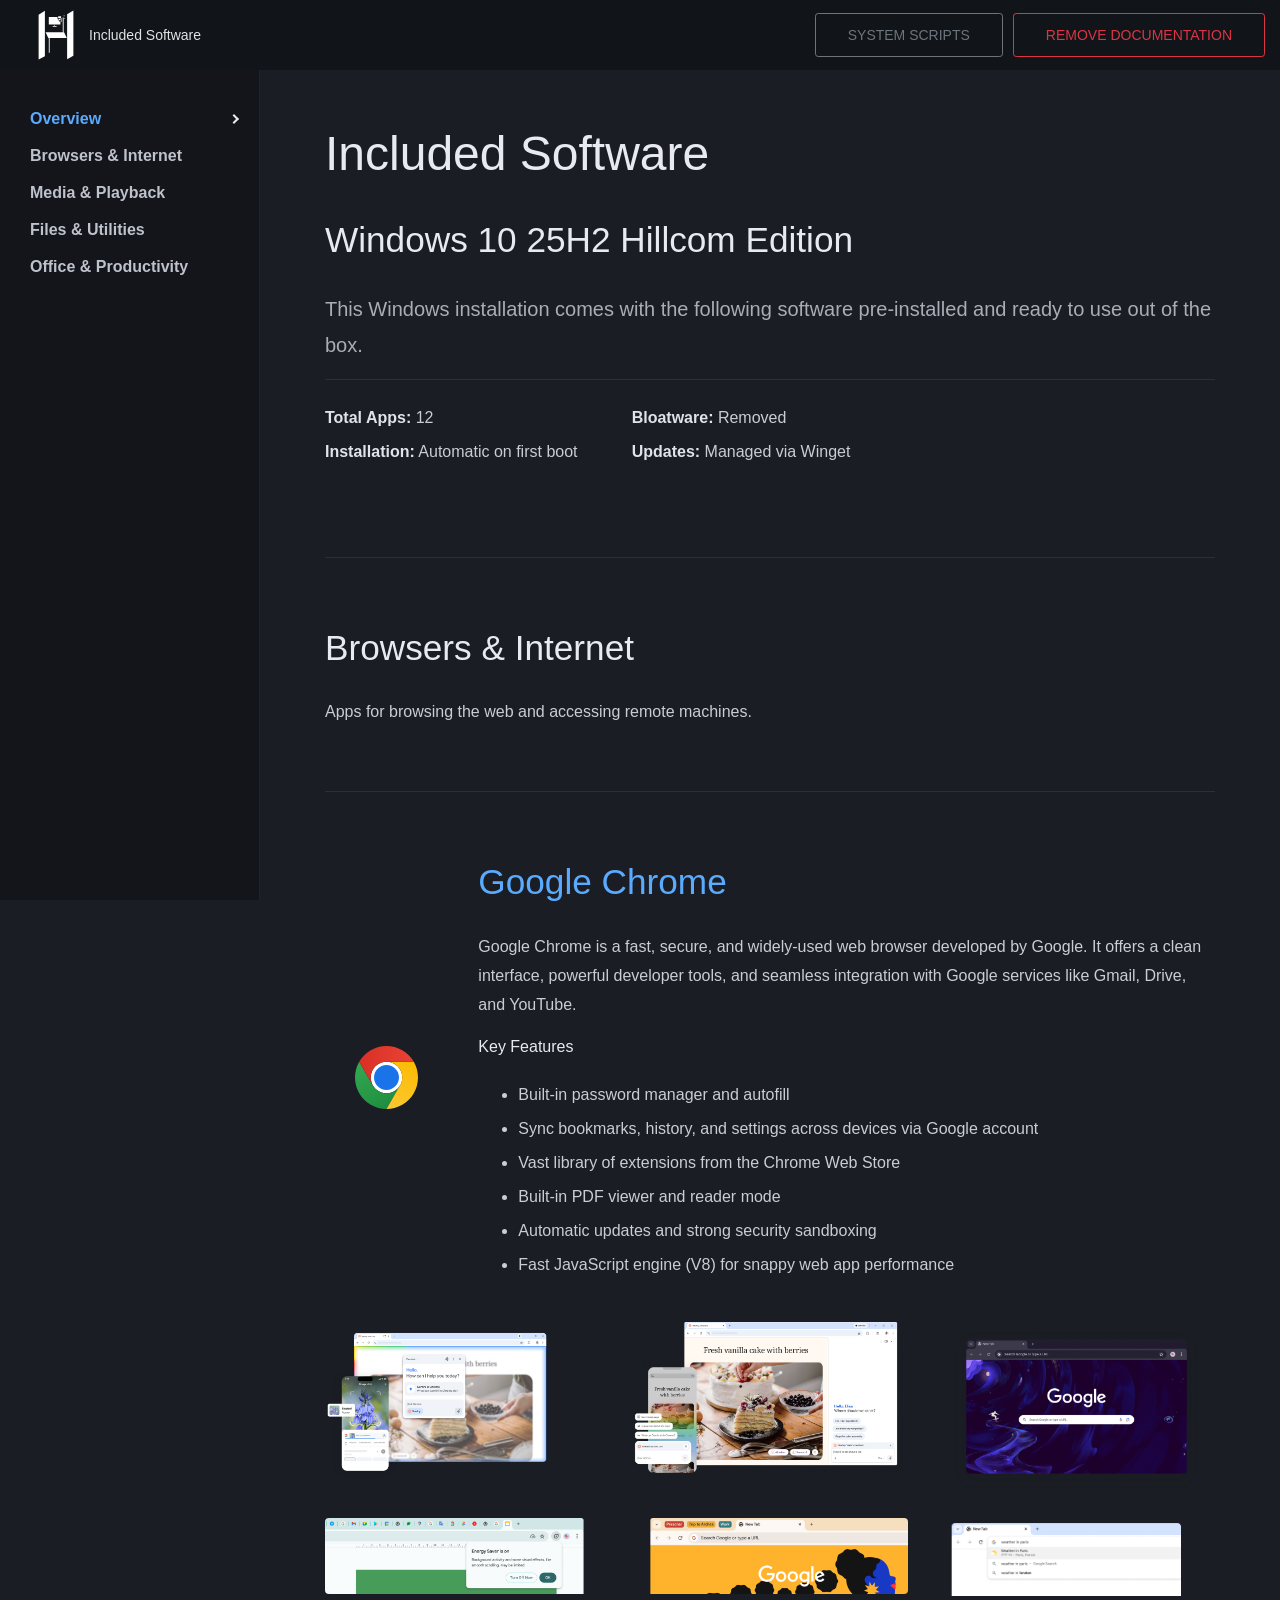
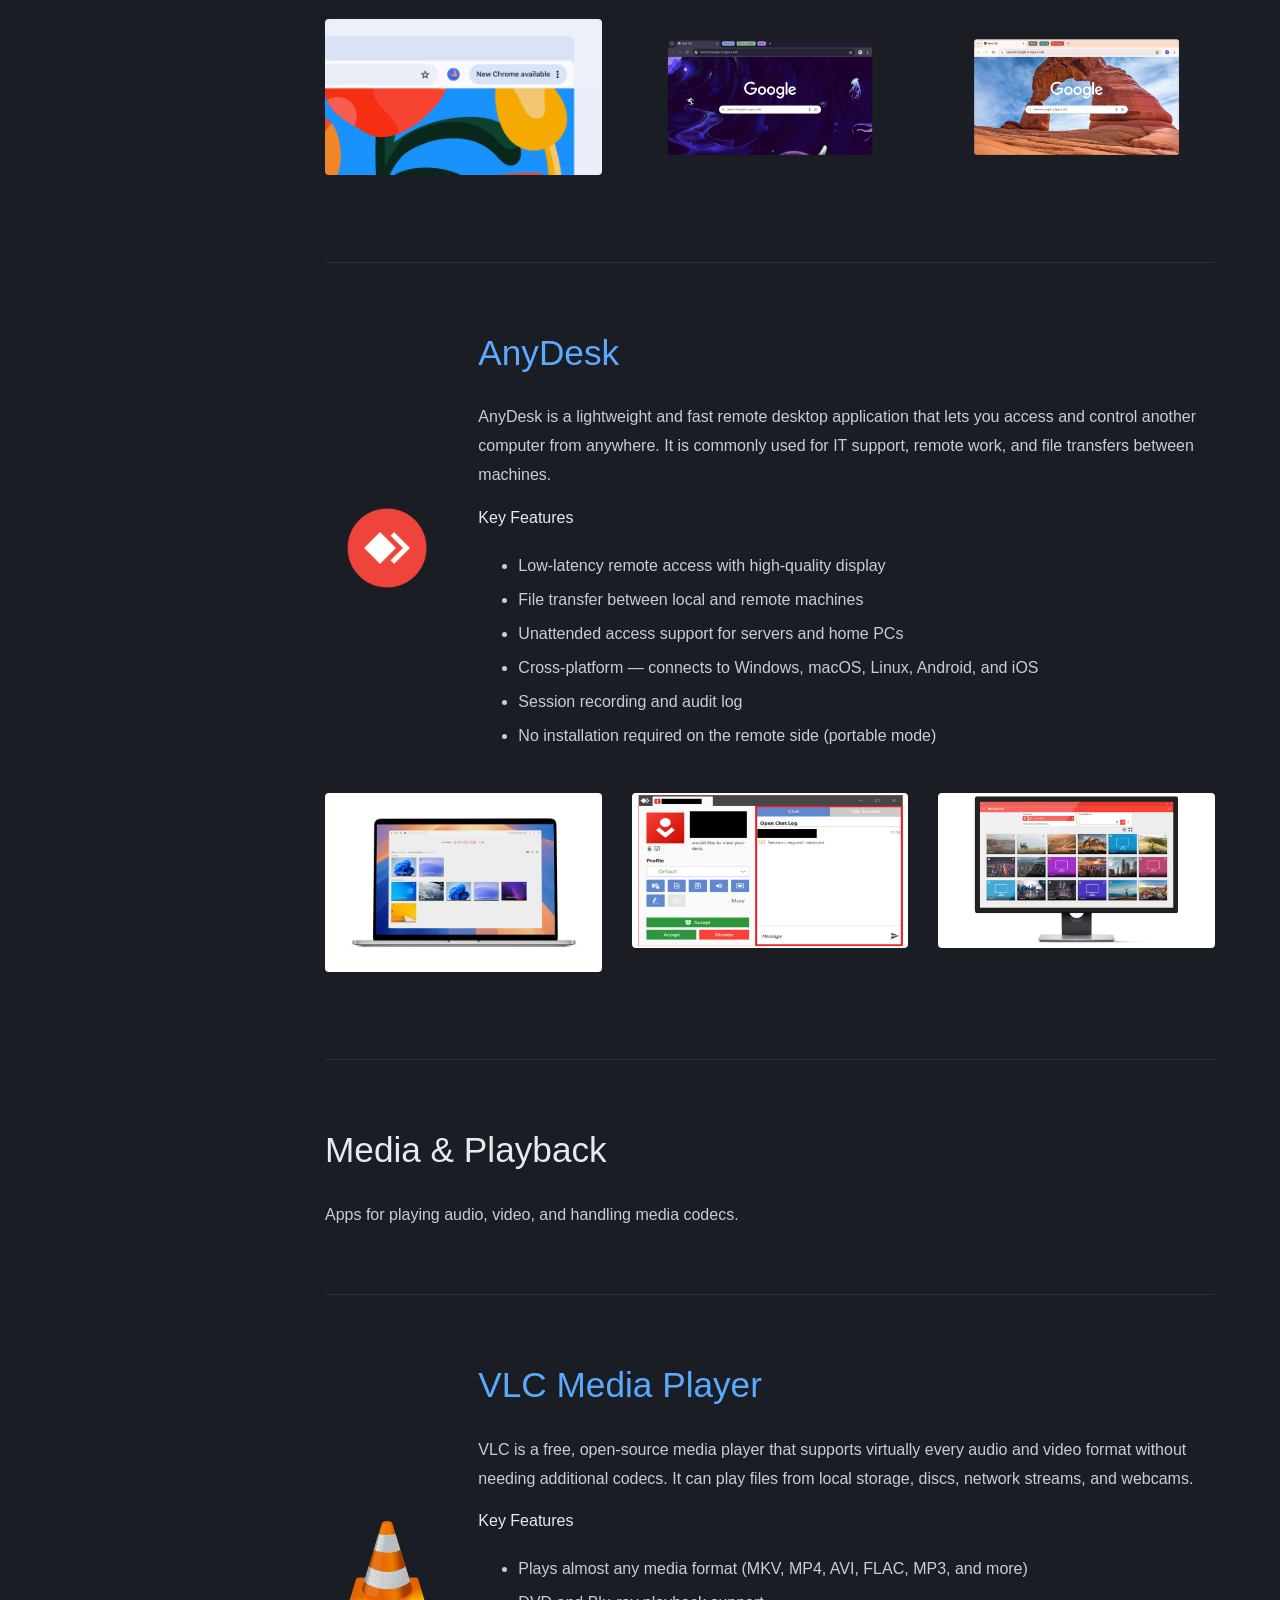
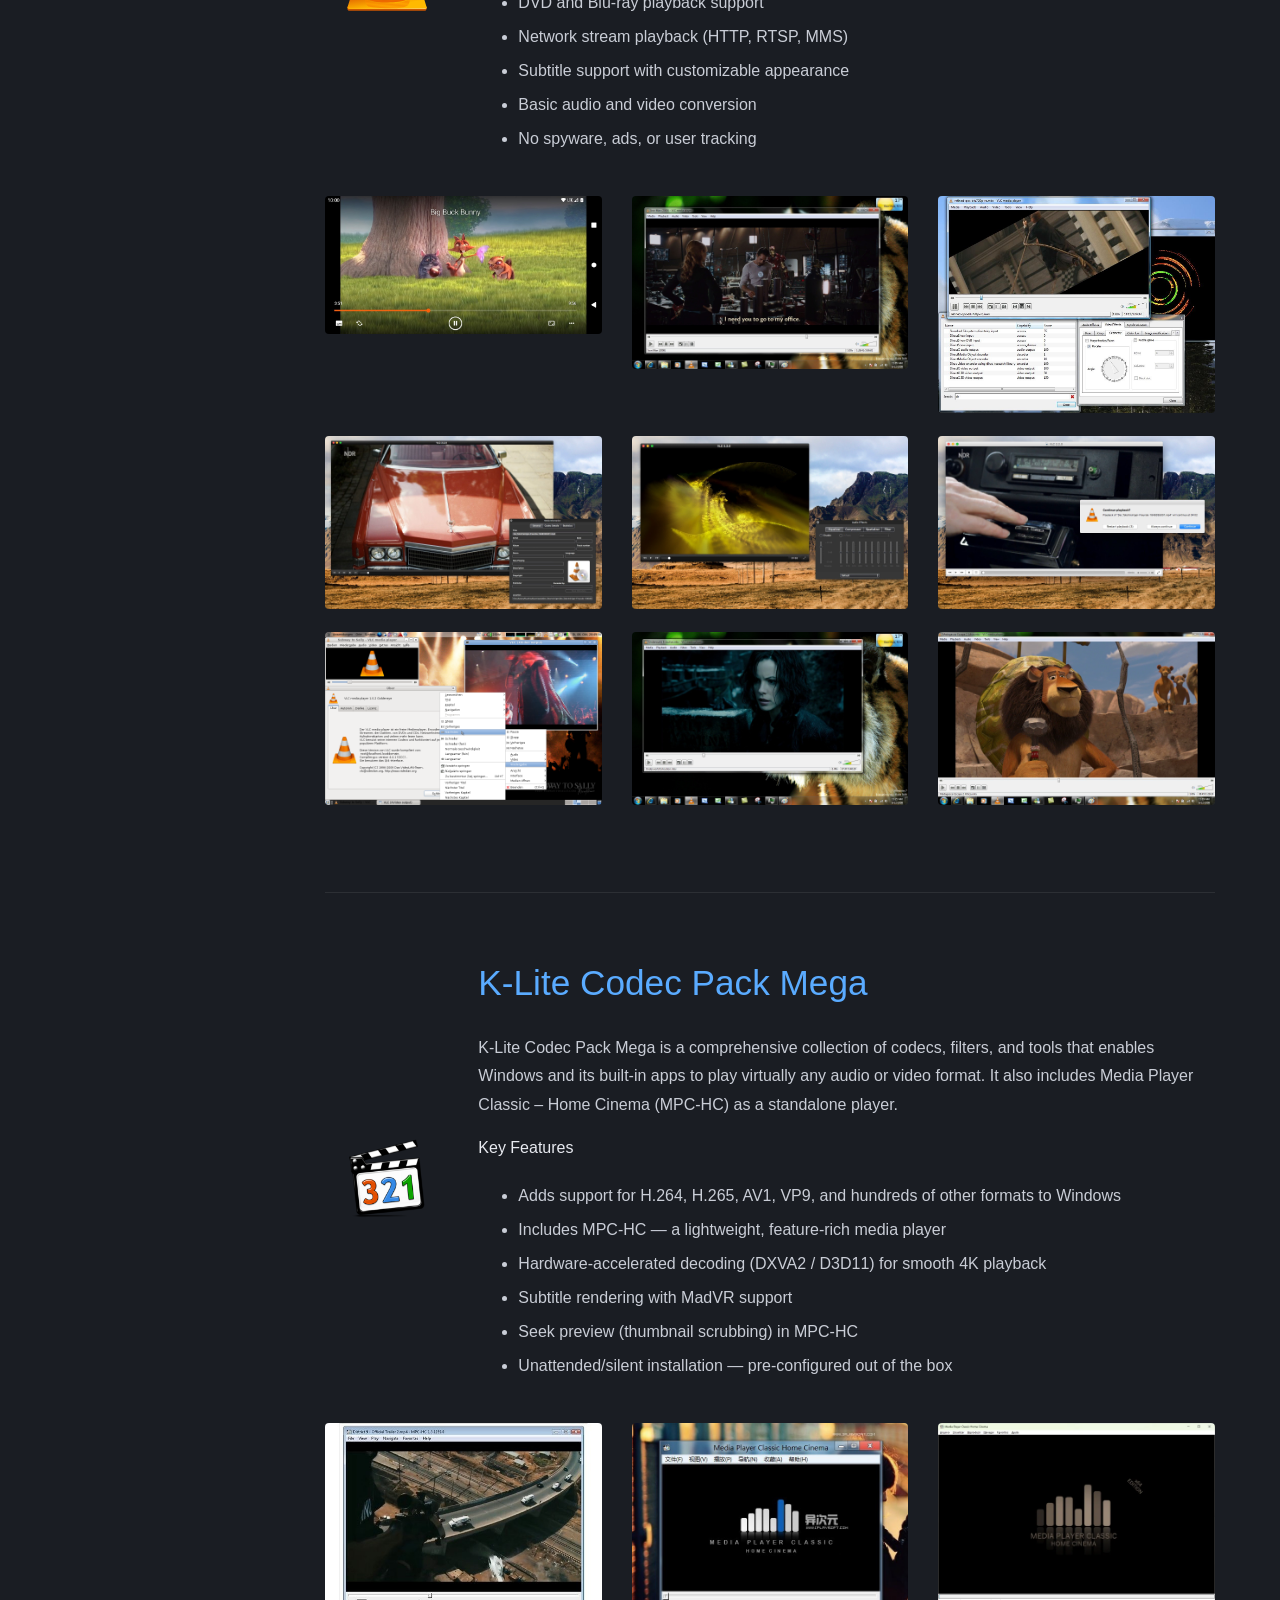
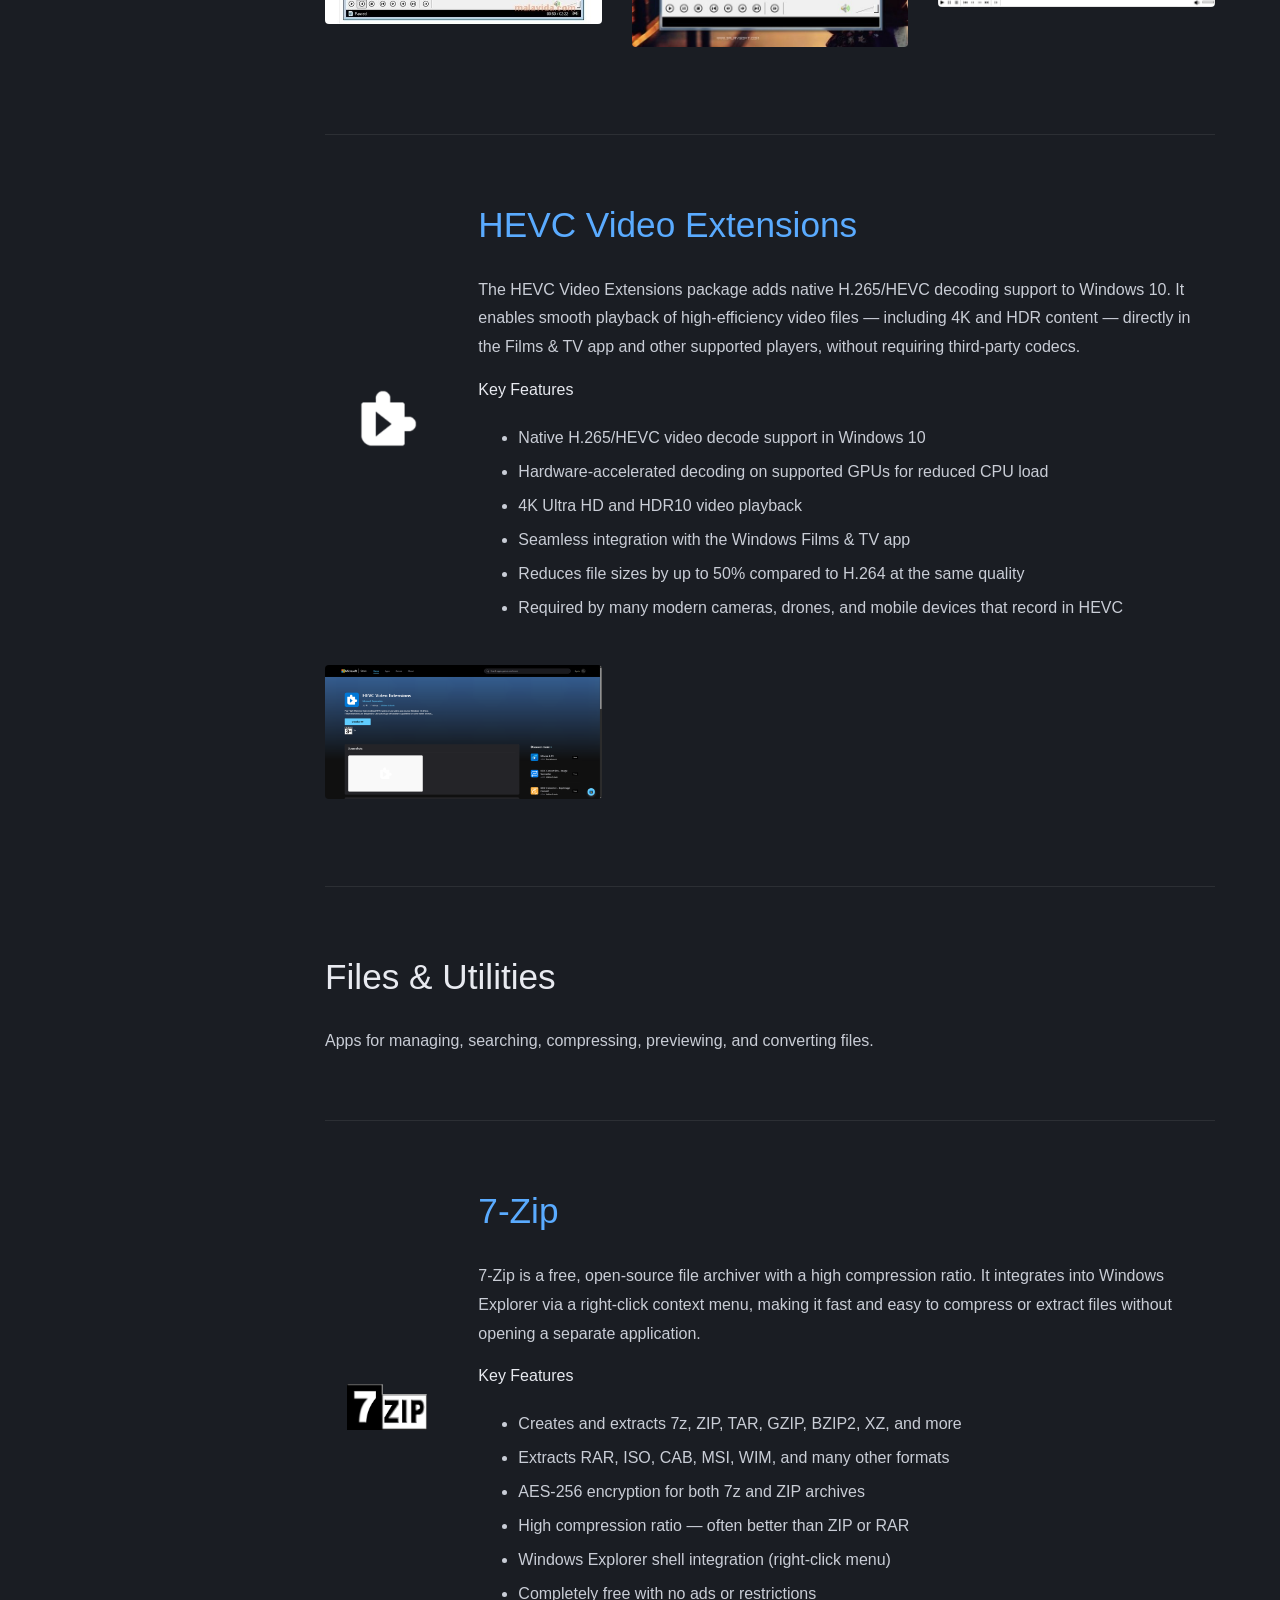
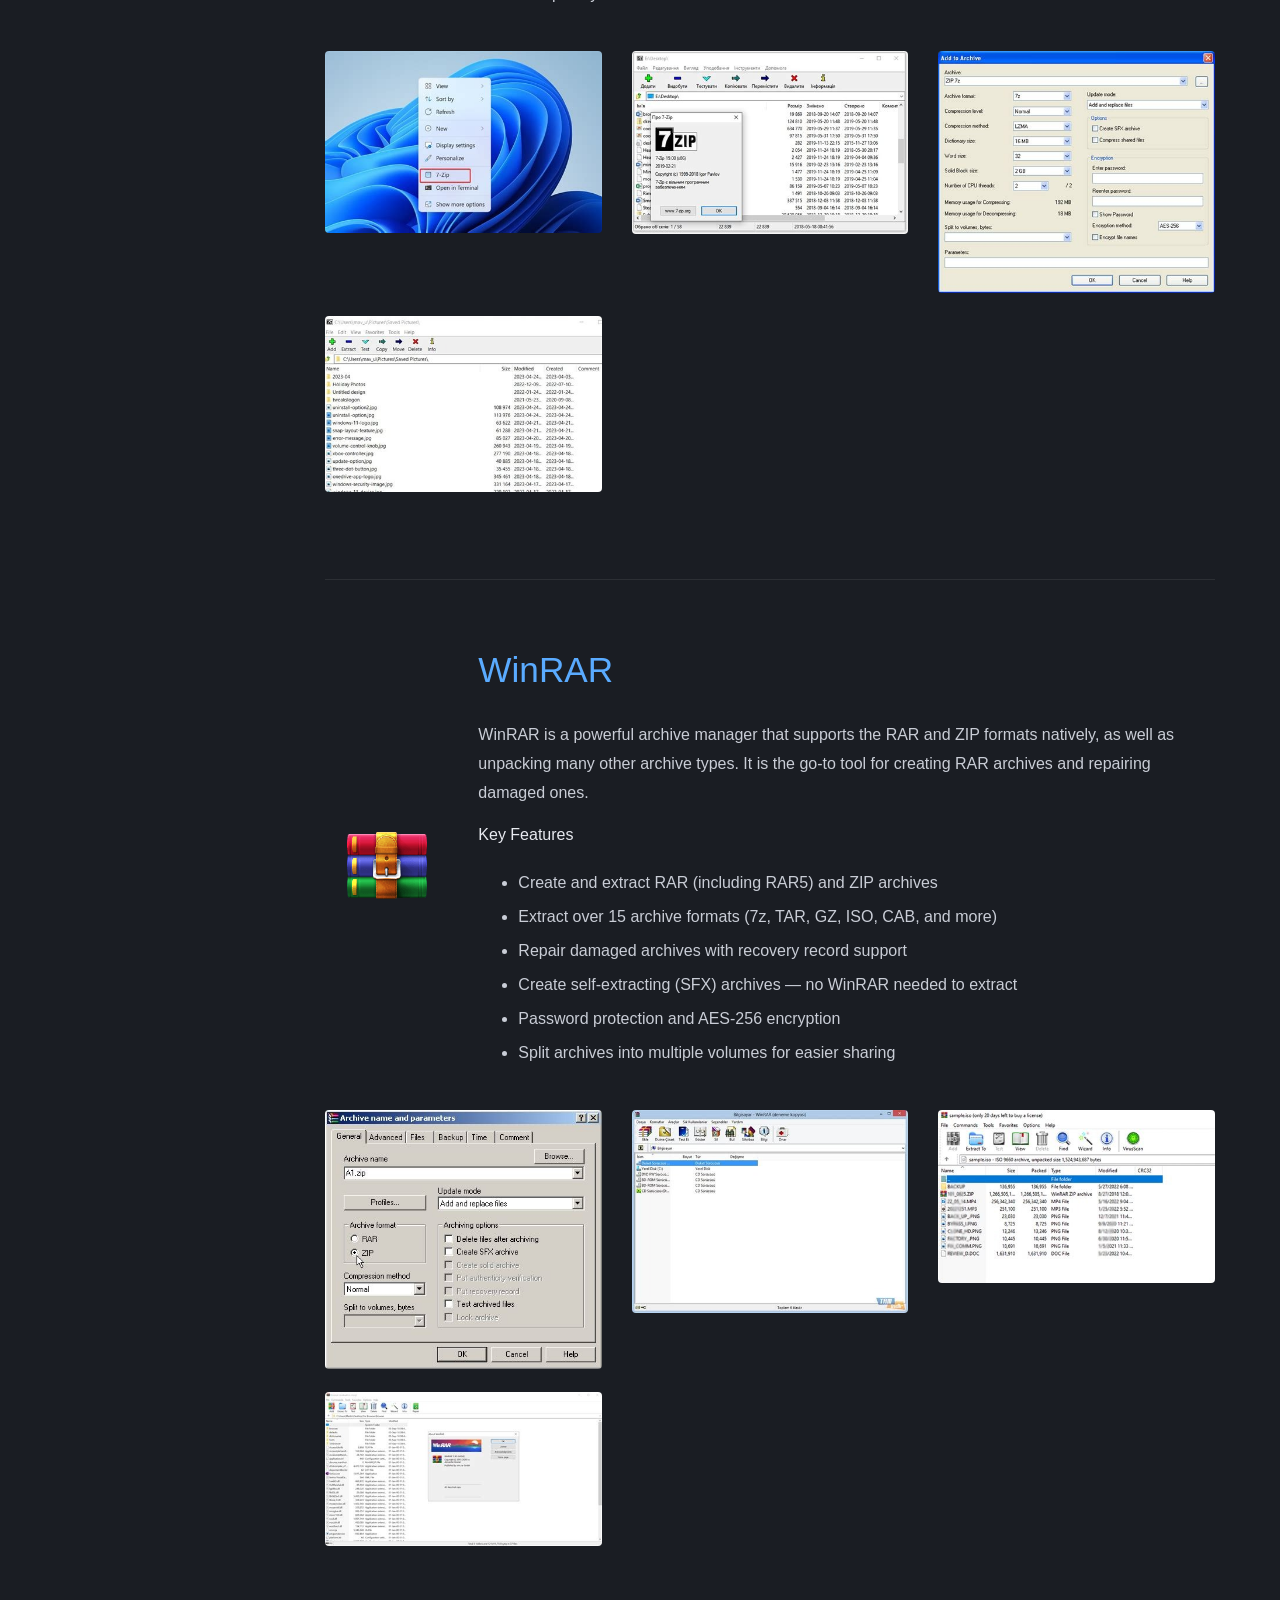
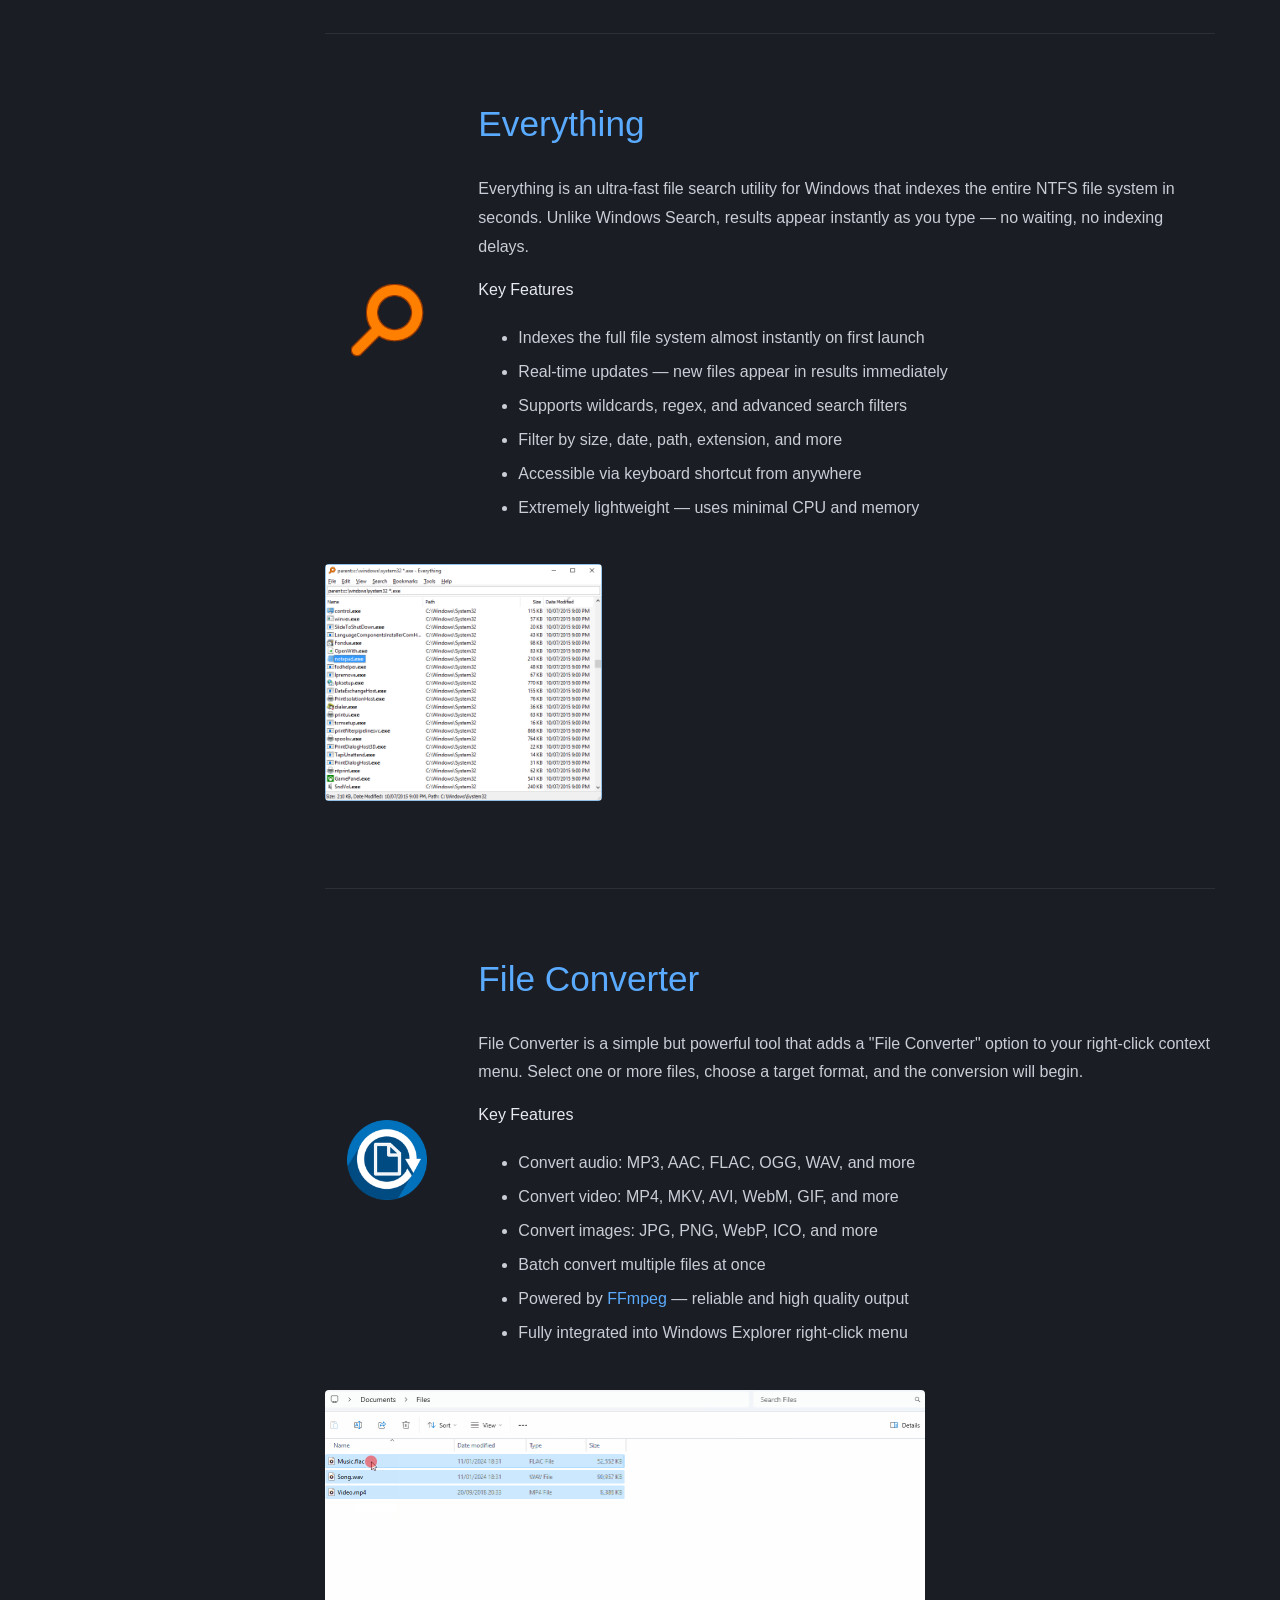
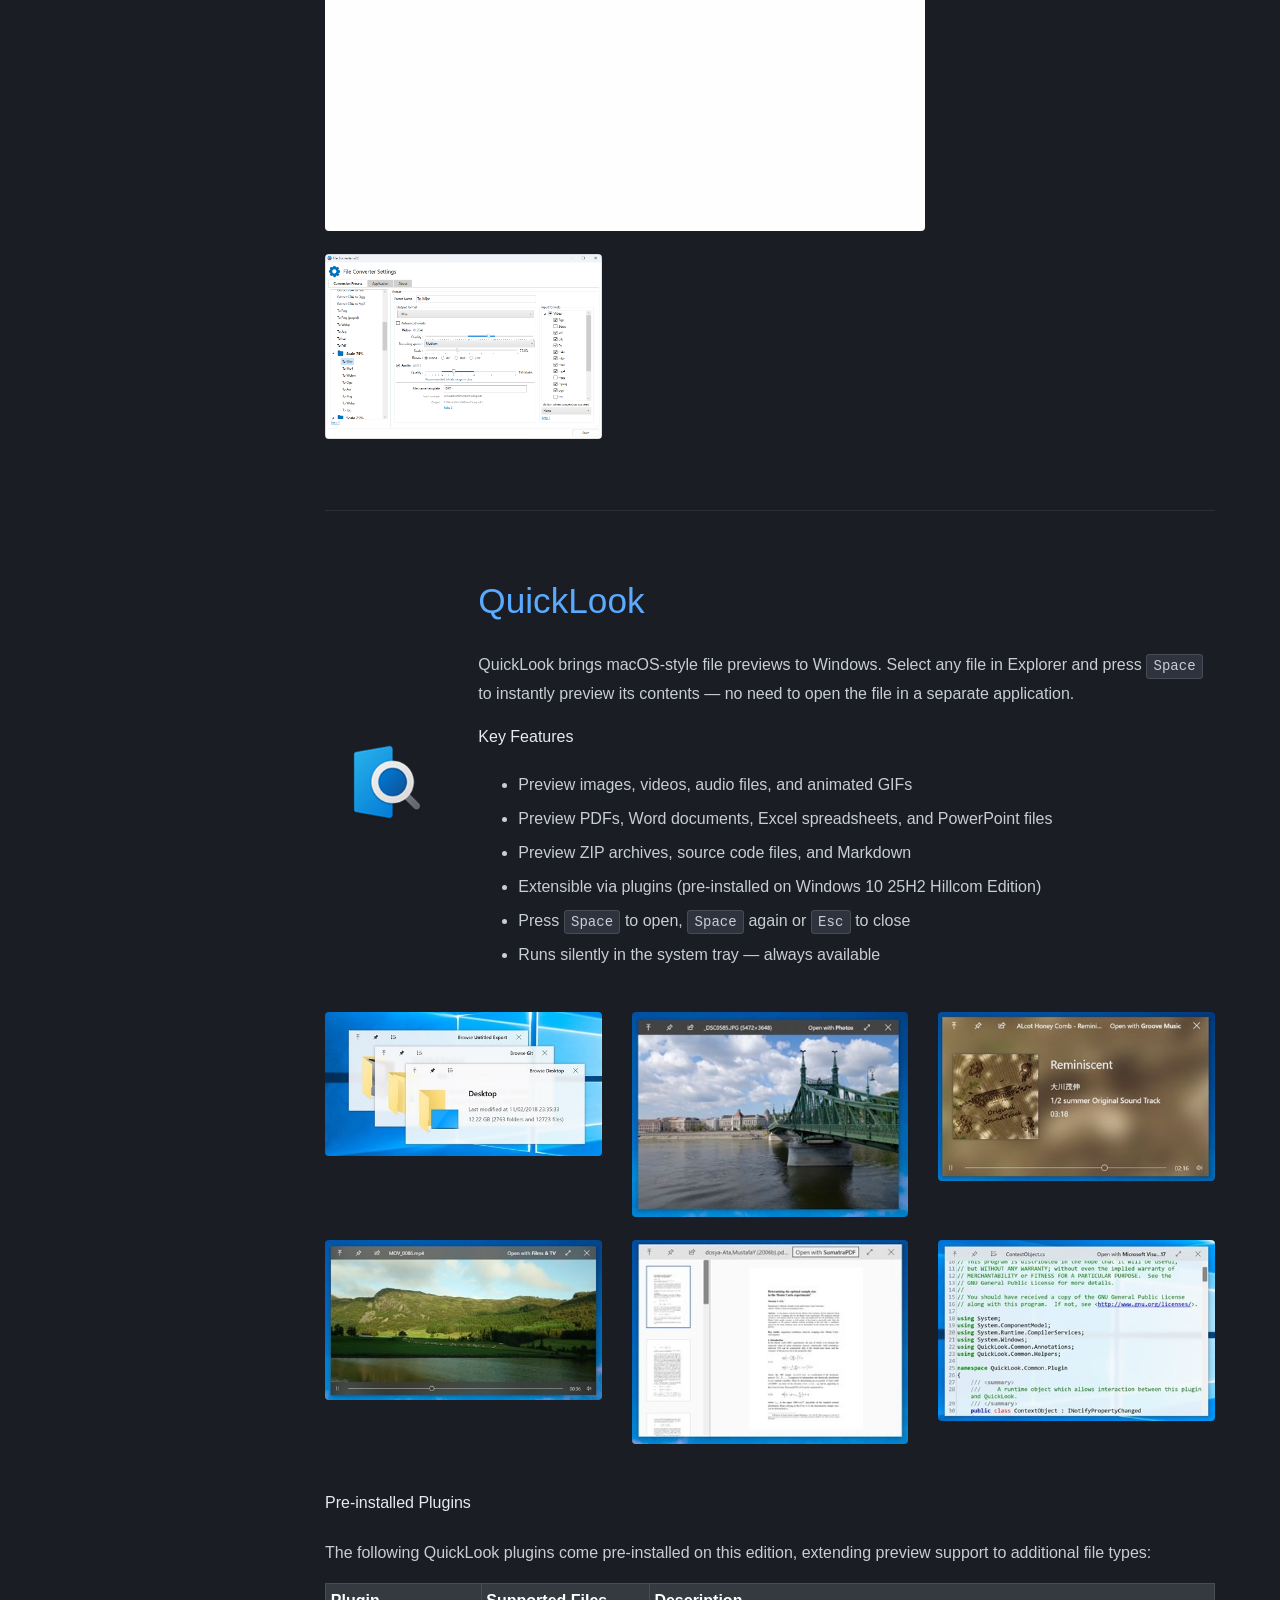
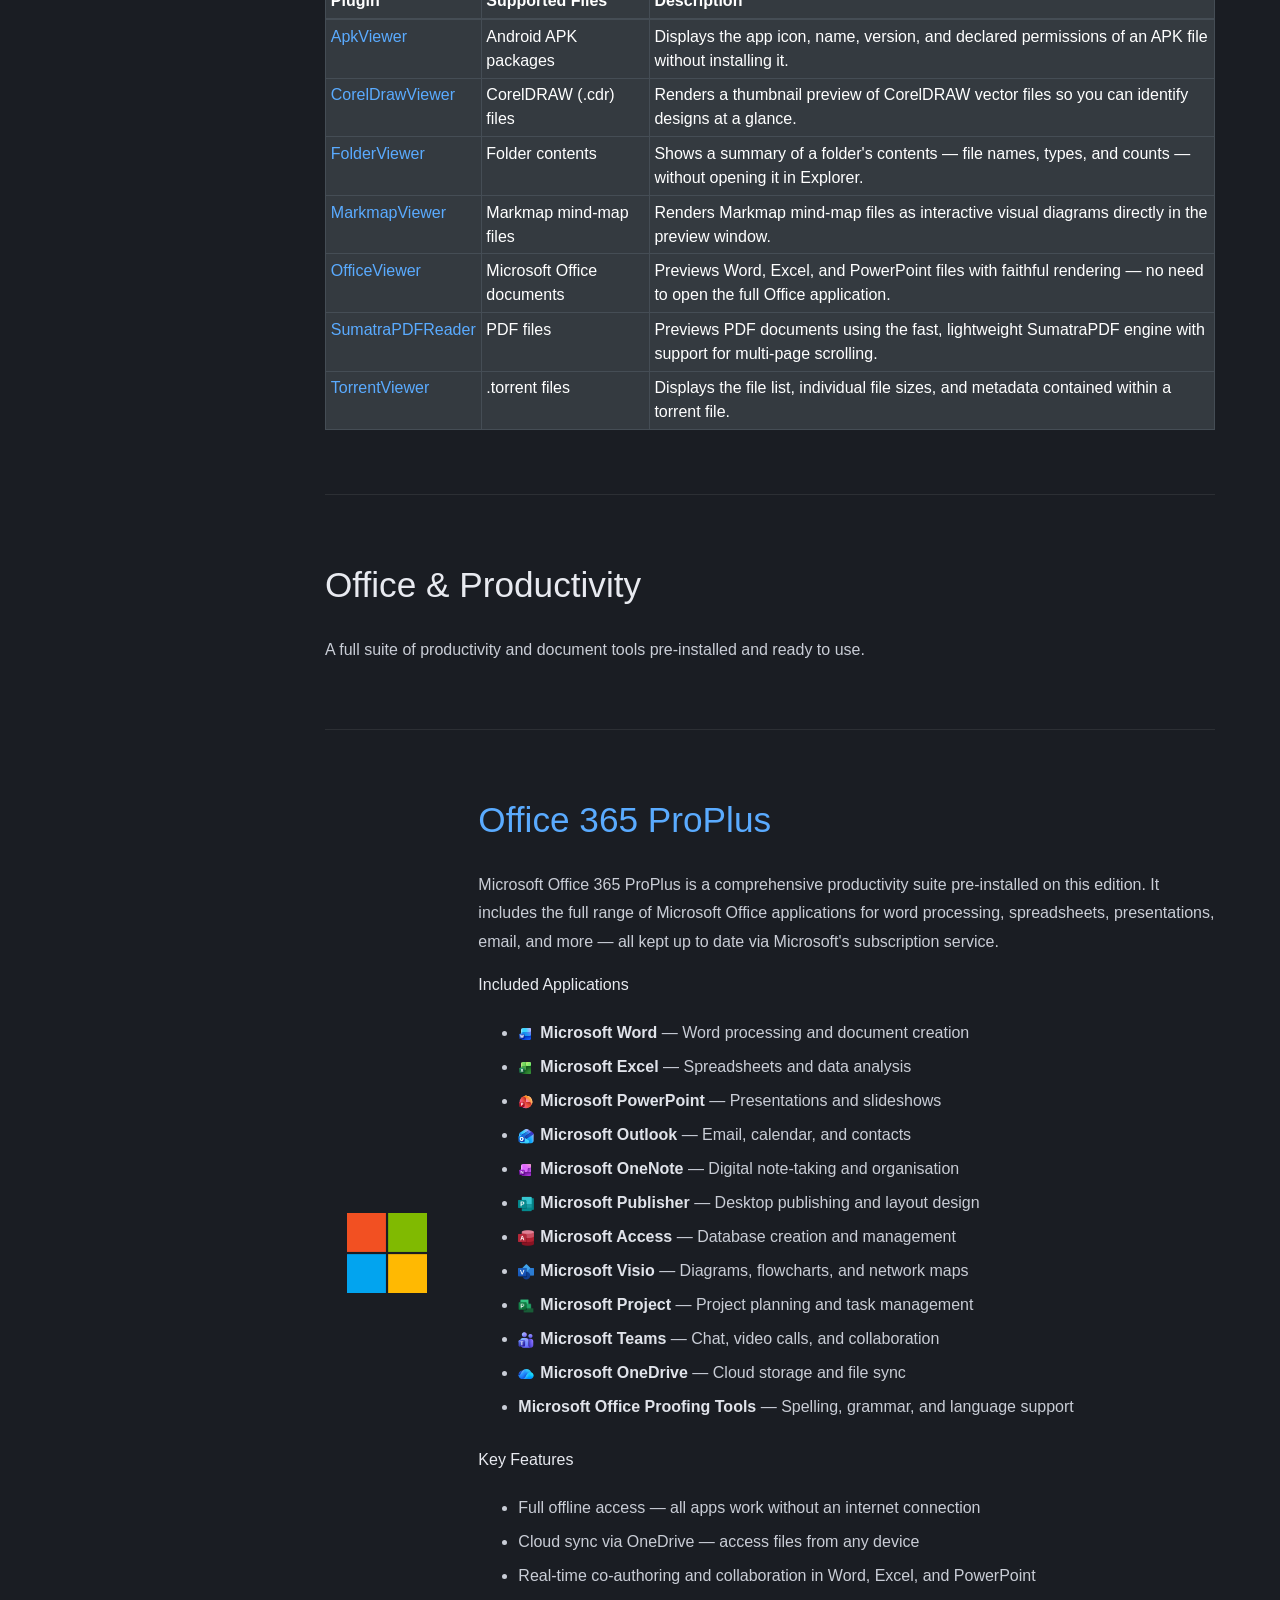
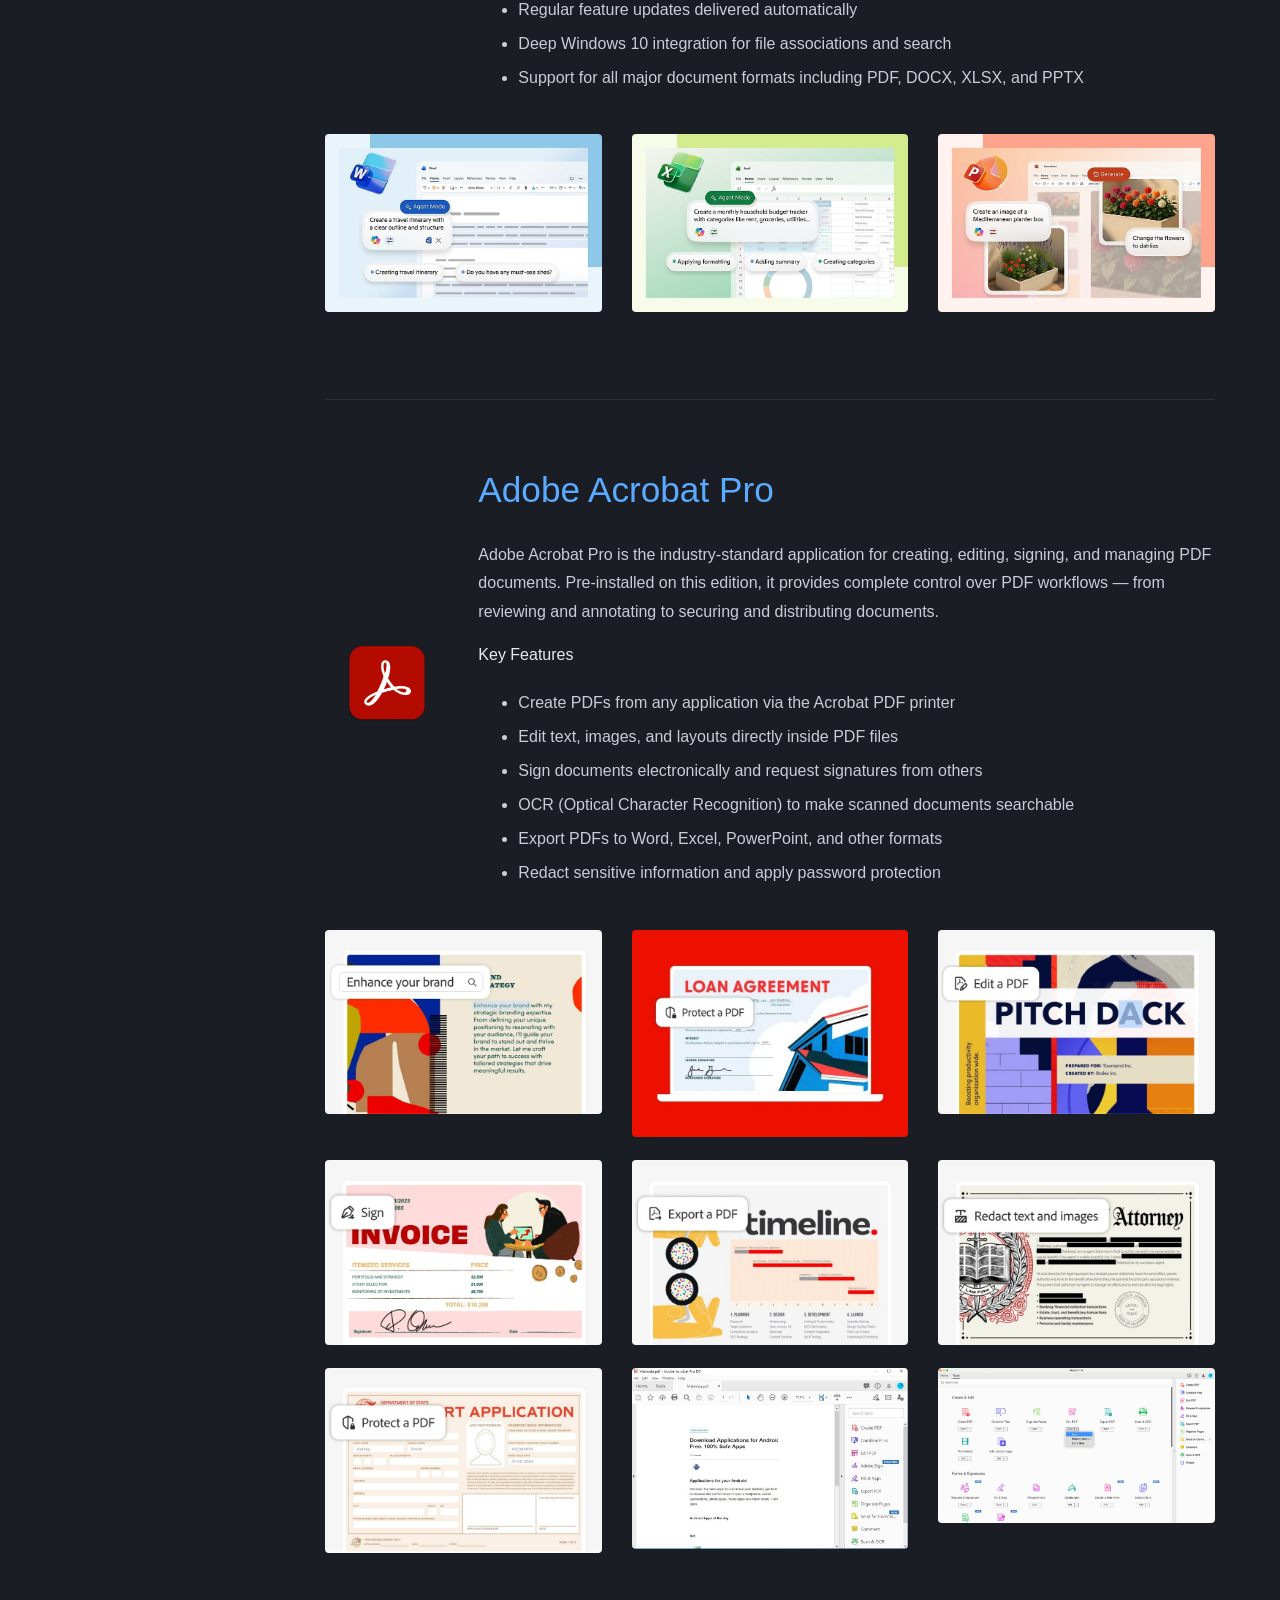
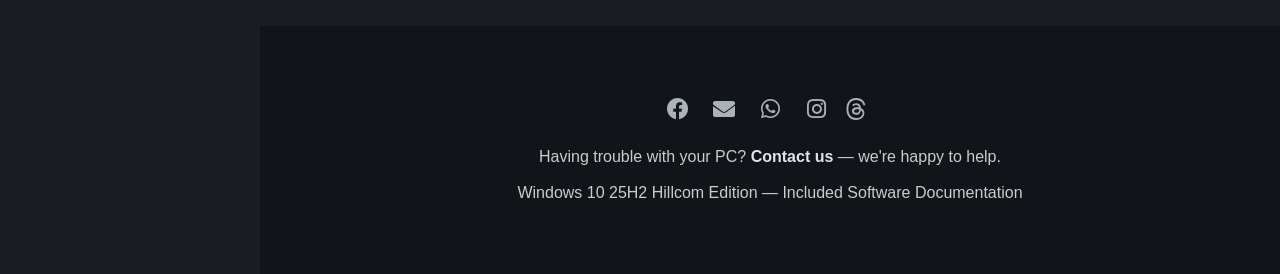
<file: Windows10_Documentation/index.html>
<!DOCTYPE html>
<html lang="en">

<head>
    <meta charset="UTF-8" />
    <meta http-equiv="X-UA-Compatible" content="IE=edge">
    <meta name="viewport" content="width=device-width, initial-scale=1, minimum-scale=1.0, shrink-to-fit=no">
    <link href="assets/images/Hillcom/Logo.svg" rel="icon" />
    <title>Windows 10 25H2 Hillcom Edition — Included Software</title>
    <meta name="description"
        content="Documentation for all pre-installed software in the Windows 10 25H2 Hillcom Edition">

    <!-- Stylesheet ============================== -->
    <!-- Bootstrap -->
    <link rel="stylesheet" type="text/css" href="assets/vendor/bootstrap/css/bootstrap.min.css" />
    <!-- Font Awesome Icon -->
    <link rel="stylesheet" type="text/css" href="assets/vendor/font-awesome/css/all.min.css" />
    <!-- Magnific Popup -->
    <link rel="stylesheet" type="text/css" href="assets/vendor/magnific-popup/magnific-popup.min.css" />
    <!-- Highlight Syntax -->
    <link rel="stylesheet" type="text/css" href="assets/vendor/highlight.js/styles/atom-one-dark.css" />
    <!-- Custom Stylesheet -->
    <link rel="stylesheet" type="text/css" href="assets/css/stylesheet.css" />
    <!-- Dark Theme -->
    <link rel="stylesheet" type="text/css" href="assets/css/dark-theme.css" />
</head>

<body data-spy="scroll" data-target=".idocs-navigation" data-offset="125">

    <!-- Preloader -->
    <div class="preloader">
        <div class="lds-ellipsis">
            <div></div>
            <div></div>
            <div></div>
            <div></div>
        </div>
    </div>
    <!-- Preloader End -->

    <!-- Document Wrapper =============================== -->
    <div id="main-wrapper">

        <!-- Header ============================ -->
        <header id="header" class="sticky-top">
            <!-- Navbar -->
            <nav class="primary-menu navbar navbar-expand-lg bg-dark navbar-text-light navbar-dropdown-dark border-0">
                <div class="container-fluid">
                    <!-- Sidebar Toggler -->
                    <button id="sidebarCollapse" class="navbar-toggler d-block d-md-none"
                        type="button"><span></span><span class="w-75"></span><span class="w-50"></span></button>

                    <!-- Logo -->
                    <a class="logo ml-md-3" href="index.html" title="Windows 10 25H2 Hillcom Edition">
                        <img src="assets/images/Hillcom/Logo.svg" alt="Windows 10 25H2 Hillcom Edition"
                            style="height:50px; width:auto;" />
                    </a>
                    <span class="text-2 text-light ml-2">Included Software</span>
                    <!-- Logo End -->

                    <!-- Navbar Toggler -->
                    <button class="navbar-toggler ml-auto" type="button" data-toggle="collapse"
                        data-target="#header-nav"><span></span><span></span><span></span></button>

                    <div id="header-nav" class="collapse navbar-collapse justify-content-end">
                        <ul class="navbar-nav">
                            <li><a href="pages/scripts.html" class="btn btn-sm btn-outline-secondary ml-2">System
                                    Scripts</a></li>
                            <li><a href="pages/remove.html" class="btn btn-sm btn-outline-danger ml-2">Remove
                                    Documentation</a></li>
                        </ul>
                    </div>
                </div>
            </nav>
            <!-- Navbar End -->
        </header>
        <!-- Header End -->

        <!-- Content ============================ -->
        <div id="content" role="main">

            <!-- Sidebar Navigation ============================ -->
            <div class="idocs-navigation bg-light">
                <ul class="nav flex-column">
                    <li class="nav-item"><a class="nav-link active" href="#overview">Overview</a></li>

                    <li class="nav-item"><a class="nav-link" href="#browsers-internet">Browsers &amp; Internet</a>
                        <ul class="nav flex-column">
                            <li class="nav-item"><a class="nav-link" href="#chrome">Google Chrome</a></li>
                            <li class="nav-item"><a class="nav-link" href="#anydesk">AnyDesk</a></li>
                        </ul>
                    </li>

                    <li class="nav-item"><a class="nav-link" href="#media-playback">Media &amp; Playback</a>
                        <ul class="nav flex-column">
                            <li class="nav-item"><a class="nav-link" href="#vlc">VLC Media Player</a></li>
                            <li class="nav-item"><a class="nav-link" href="#klite">K-Lite Codec Pack Mega</a></li>
                            <li class="nav-item"><a class="nav-link" href="#hevc">HEVC Video Extensions</a></li>
                        </ul>
                    </li>

                    <li class="nav-item"><a class="nav-link" href="#files-utilities">Files &amp; Utilities</a>
                        <ul class="nav flex-column">
                            <li class="nav-item"><a class="nav-link" href="#7zip">7-Zip</a></li>
                            <li class="nav-item"><a class="nav-link" href="#winrar">WinRAR</a></li>
                            <li class="nav-item"><a class="nav-link" href="#everything">Everything</a></li>
                            <li class="nav-item"><a class="nav-link" href="#fileconverter">File Converter</a></li>
                            <li class="nav-item"><a class="nav-link" href="#quicklook">QuickLook</a></li>
                        </ul>
                    </li>

                    <li class="nav-item"><a class="nav-link" href="#office-productivity">Office &amp; Productivity</a>
                        <ul class="nav flex-column">
                            <li class="nav-item"><a class="nav-link" href="#office365">Office 365 ProPlus</a></li>
                            <li class="nav-item"><a class="nav-link" href="#acrobat">Adobe Acrobat Pro</a></li>
                        </ul>
                    </li>

                </ul>
            </div>

            <!-- Docs Content ============================ -->
            <div class="idocs-content">
                <div class="container">

                    <!-- Overview ============================ -->
                    <section id="overview">
                        <h1>Included Software</h1>
                        <h2>Windows 10 25H2 Hillcom Edition</h2>
                        <p class="lead">This Windows installation comes with the following software pre-installed and
                            ready to use out of the box.</p>
                        <hr>
                        <div class="row">
                            <div class="col-sm-6 col-lg-4">
                                <ul class="list-unstyled">
                                    <li><strong>Total Apps:</strong> 12</li>
                                    <li><strong>Installation:</strong> Automatic on first boot</li>
                                </ul>
                            </div>
                            <div class="col-sm-6 col-lg-4">
                                <ul class="list-unstyled">
                                    <li><strong>Bloatware:</strong> Removed</li>
                                    <li><strong>Updates:</strong> Managed via Winget</li>
                                </ul>
                            </div>
                        </div>
                    </section>

                    <hr class="divider">

                    <!-- Browsers & Internet heading ============================ -->
                    <section id="browsers-internet">
                        <h2>Browsers &amp; Internet</h2>
                        <p>Apps for browsing the web and accessing remote machines.</p>
                    </section>

                    <hr class="divider">

                    <!-- Google Chrome ============================ -->
                    <section id="chrome">
                        <div class="row align-items-center">
                            <div class="col-md-2 text-center mb-3 mb-md-0">
                                <img src="assets/images/Google%20Chrome/imgi_1_chrome-logo-m100.svg" alt="Google Chrome"
                                    class="img-fluid" style="max-width:80px;">
                            </div>
                            <div class="col-md-10">
                                <h2><a href="https://www.google.com/chrome/" target="_blank" rel="noopener">Google
                                        Chrome</a></h2>
                                <p>Google Chrome is a fast, secure, and widely-used web browser developed by Google. It
                                    offers a clean interface, powerful developer tools, and seamless integration with
                                    Google services like Gmail, Drive, and YouTube.</p>
                                <h6>Key Features</h6>
                                <ul>
                                    <li>Built-in password manager and autofill</li>
                                    <li>Sync bookmarks, history, and settings across devices via Google account</li>
                                    <li>Vast library of extensions from the Chrome Web Store</li>
                                    <li>Built-in PDF viewer and reader mode</li>
                                    <li>Automatic updates and strong security sandboxing</li>
                                    <li>Fast JavaScript engine (V8) for snappy web app performance</li>
                                </ul>
                            </div>
                        </div>
                        <div class="row mt-3">
                            <div class="col-6 col-md-4 mb-3">
                                <a href="assets/images/Google%20Chrome/imgi_2_hero-rm_desktop.png"
                                    class="popup-img d-block">
                                    <img src="assets/images/Google%20Chrome/imgi_2_hero-rm_desktop.png"
                                        alt="Chrome desktop" class="img-fluid rounded">
                                </a>
                            </div>
                            <div class="col-6 col-md-4 mb-3">
                                <a href="assets/images/Google%20Chrome/imgi_3_gemini-in-chrome_desktop.png"
                                    class="popup-img d-block">
                                    <img src="assets/images/Google%20Chrome/imgi_3_gemini-in-chrome_desktop.png"
                                        alt="Gemini in Chrome" class="img-fluid rounded">
                                </a>
                            </div>
                            <div class="col-6 col-md-4 mb-3">
                                <a href="assets/images/Google%20Chrome/imgi_70_extensions-ui-2x.png"
                                    class="popup-img d-block">
                                    <img src="assets/images/Google%20Chrome/imgi_70_extensions-ui-2x.png"
                                        alt="Chrome extensions" class="img-fluid rounded">
                                </a>
                            </div>
                            <div class="col-6 col-md-4 mb-3">
                                <a href="assets/images/Google%20Chrome/imgi_76_energy-saver_desktop.png"
                                    class="popup-img d-block">
                                    <img src="assets/images/Google%20Chrome/imgi_76_energy-saver_desktop.png"
                                        alt="Chrome energy saver" class="img-fluid rounded">
                                </a>
                            </div>
                            <div class="col-6 col-md-4 mb-3">
                                <a href="assets/images/Google%20Chrome/imgi_77_tabs-groups_desktop.png"
                                    class="popup-img d-block">
                                    <img src="assets/images/Google%20Chrome/imgi_77_tabs-groups_desktop.png"
                                        alt="Chrome tab groups" class="img-fluid rounded">
                                </a>
                            </div>
                            <div class="col-6 col-md-4 mb-3">
                                <a href="assets/images/Google%20Chrome/imgi_79_search_desktop.png"
                                    class="popup-img d-block">
                                    <img src="assets/images/Google%20Chrome/imgi_79_search_desktop.png"
                                        alt="Chrome search" class="img-fluid rounded">
                                </a>
                            </div>
                            <div class="col-6 col-md-4 mb-3">
                                <a href="assets/images/Google%20Chrome/imgi_80_updates-2x.png"
                                    class="popup-img d-block">
                                    <img src="assets/images/Google%20Chrome/imgi_80_updates-2x.png" alt="Chrome updates"
                                        class="img-fluid rounded">
                                </a>
                            </div>
                            <div class="col-6 col-md-4 mb-3">
                                <a href="assets/images/Google%20Chrome/imgi_13_theme-ui-2.webp"
                                    class="popup-img d-block">
                                    <img src="assets/images/Google%20Chrome/imgi_13_theme-ui-2.webp"
                                        alt="Chrome theme UI" class="img-fluid rounded">
                                </a>
                            </div>
                            <div class="col-6 col-md-4 mb-3">
                                <a href="assets/images/Google%20Chrome/imgi_64_theme-ui-1-2x.webp"
                                    class="popup-img d-block">
                                    <img src="assets/images/Google%20Chrome/imgi_64_theme-ui-1-2x.webp"
                                        alt="Chrome theme UI 2" class="img-fluid rounded">
                                </a>
                            </div>
                        </div>
                    </section>

                    <hr class="divider">

                    <!-- AnyDesk ============================ -->
                    <section id="anydesk">
                        <div class="row align-items-center">
                            <div class="col-md-2 text-center mb-3 mb-md-0">
                                <img src="assets/images/AnyDesk/imgi_162_0x0.png" alt="AnyDesk" class="img-fluid"
                                    style="max-width:80px;">
                            </div>
                            <div class="col-md-10">
                                <h2><a href="https://anydesk.com/" target="_blank" rel="noopener">AnyDesk</a></h2>
                                <p>AnyDesk is a lightweight and fast remote desktop application that lets you access and
                                    control another computer from anywhere. It is commonly used for IT support, remote
                                    work, and file transfers between machines.</p>
                                <h6>Key Features</h6>
                                <ul>
                                    <li>Low-latency remote access with high-quality display</li>
                                    <li>File transfer between local and remote machines</li>
                                    <li>Unattended access support for servers and home PCs</li>
                                    <li>Cross-platform — connects to Windows, macOS, Linux, Android, and iOS</li>
                                    <li>Session recording and audit log</li>
                                    <li>No installation required on the remote side (portable mode)</li>
                                </ul>
                            </div>
                        </div>
                        <div class="row mt-3">
                            <div class="col-6 col-md-4 mb-3">
                                <a href="assets/images/AnyDesk/imgi_170_anydesk-device-mac-3cc376.jpg"
                                    class="popup-img d-block">
                                    <img src="assets/images/AnyDesk/imgi_170_anydesk-device-mac-3cc376.jpg"
                                        alt="AnyDesk on Mac" class="img-fluid rounded">
                                </a>
                            </div>
                            <div class="col-6 col-md-4 mb-3">
                                <a href="assets/images/AnyDesk/imgi_183_Vi7dVW8gYcAoFsqRp4udZW.jpg"
                                    class="popup-img d-block">
                                    <img src="assets/images/AnyDesk/imgi_183_Vi7dVW8gYcAoFsqRp4udZW.jpg"
                                        alt="AnyDesk screenshot" class="img-fluid rounded">
                                </a>
                            </div>
                            <div class="col-6 col-md-4 mb-3">
                                <a href="assets/images/AnyDesk/imgi_198_ZxByQPpviyAXC9SJP87KVH.jpg"
                                    class="popup-img d-block">
                                    <img src="assets/images/AnyDesk/imgi_198_ZxByQPpviyAXC9SJP87KVH.jpg"
                                        alt="AnyDesk screenshot" class="img-fluid rounded">
                                </a>
                            </div>
                        </div>
                    </section>

                    <hr class="divider">

                    <!-- Media & Playback heading ============================ -->
                    <section id="media-playback">
                        <h2>Media &amp; Playback</h2>
                        <p>Apps for playing audio, video, and handling media codecs.</p>
                    </section>

                    <hr class="divider">

                    <!-- VLC Media Player ============================ -->
                    <section id="vlc">
                        <div class="row align-items-center">
                            <div class="col-md-2 text-center mb-3 mb-md-0">
                                <img src="assets/images/VLC%20Media%20Player/imgi_4_vlc.mini.svg" alt="VLC Media Player"
                                    class="img-fluid" style="max-width:80px;">
                            </div>
                            <div class="col-md-10">
                                <h2><a href="https://www.videolan.org/vlc/" target="_blank" rel="noopener">VLC Media
                                        Player</a></h2>
                                <p>VLC is a free, open-source media player that supports virtually every audio and video
                                    format without needing additional codecs. It can play files from local storage,
                                    discs, network streams, and webcams.</p>
                                <h6>Key Features</h6>
                                <ul>
                                    <li>Plays almost any media format (MKV, MP4, AVI, FLAC, MP3, and more)</li>
                                    <li>DVD and Blu-ray playback support</li>
                                    <li>Network stream playback (HTTP, RTSP, MMS)</li>
                                    <li>Subtitle support with customizable appearance</li>
                                    <li>Basic audio and video conversion</li>
                                    <li>No spyware, ads, or user tracking</li>
                                </ul>
                            </div>
                        </div>
                        <div class="row mt-3">
                            <div class="col-6 col-md-4 mb-3">
                                <a href="assets/images/VLC%20Media%20Player/imgi_5_playback-medium.jpg"
                                    class="popup-img d-block">
                                    <img src="assets/images/VLC%20Media%20Player/imgi_5_playback-medium.jpg"
                                        alt="VLC playback" class="img-fluid rounded">
                                </a>
                            </div>
                            <div class="col-6 col-md-4 mb-3">
                                <a href="assets/images/VLC%20Media%20Player/imgi_21_vlc_101_w7.jpg"
                                    class="popup-img d-block">
                                    <img src="assets/images/VLC%20Media%20Player/imgi_21_vlc_101_w7.jpg"
                                        alt="VLC on Windows 7" class="img-fluid rounded">
                                </a>
                            </div>
                            <div class="col-6 col-md-4 mb-3">
                                <a href="assets/images/VLC%20Media%20Player/imgi_23_VLC_Qt4.jpg"
                                    class="popup-img d-block">
                                    <img src="assets/images/VLC%20Media%20Player/imgi_23_VLC_Qt4.jpg" alt="VLC Qt4"
                                        class="img-fluid rounded">
                                </a>
                            </div>
                            <div class="col-6 col-md-4 mb-3">
                                <a href="assets/images/VLC%20Media%20Player/imgi_25_vlc-2.2-macosx-playback-dark.jpg"
                                    class="popup-img d-block">
                                    <img src="assets/images/VLC%20Media%20Player/imgi_25_vlc-2.2-macosx-playback-dark.jpg"
                                        alt="VLC macOS dark playback" class="img-fluid rounded">
                                </a>
                            </div>
                            <div class="col-6 col-md-4 mb-3">
                                <a href="assets/images/VLC%20Media%20Player/imgi_26_vlc-2.2-macosx-audio-playback-dark.jpg"
                                    class="popup-img d-block">
                                    <img src="assets/images/VLC%20Media%20Player/imgi_26_vlc-2.2-macosx-audio-playback-dark.jpg"
                                        alt="VLC macOS audio dark" class="img-fluid rounded">
                                </a>
                            </div>
                            <div class="col-6 col-md-4 mb-3">
                                <a href="assets/images/VLC%20Media%20Player/imgi_27_vlc-2.2-macosx-playback.jpg"
                                    class="popup-img d-block">
                                    <img src="assets/images/VLC%20Media%20Player/imgi_27_vlc-2.2-macosx-playback.jpg"
                                        alt="VLC macOS playback" class="img-fluid rounded">
                                </a>
                            </div>
                            <div class="col-6 col-md-4 mb-3">
                                <a href="assets/images/VLC%20Media%20Player/imgi_30_VLC_Gnome.png"
                                    class="popup-img d-block">
                                    <img src="assets/images/VLC%20Media%20Player/imgi_30_VLC_Gnome.png"
                                        alt="VLC on Gnome" class="img-fluid rounded">
                                </a>
                            </div>
                            <div class="col-6 col-md-4 mb-3">
                                <a href="assets/images/VLC%20Media%20Player/imgi_31_vlc_101_w7_2.jpg"
                                    class="popup-img d-block">
                                    <img src="assets/images/VLC%20Media%20Player/imgi_31_vlc_101_w7_2.jpg"
                                        alt="VLC Windows screenshot 2" class="img-fluid rounded">
                                </a>
                            </div>
                            <div class="col-6 col-md-4 mb-3">
                                <a href="assets/images/VLC%20Media%20Player/imgi_32_vlc_101_w7_1.jpg"
                                    class="popup-img d-block">
                                    <img src="assets/images/VLC%20Media%20Player/imgi_32_vlc_101_w7_1.jpg"
                                        alt="VLC Windows screenshot 3" class="img-fluid rounded">
                                </a>
                            </div>
                        </div>
                    </section>

                    <hr class="divider">

                    <!-- K-Lite Codec Pack Mega ============================ -->
                    <section id="klite">
                        <div class="row align-items-center">
                            <div class="col-md-2 text-center mb-3 mb-md-0">
                                <img src="assets/images/K-Lite%20Codec%20Pack/imgi_10_d0b9e469a67d7b15.png"
                                    alt="K-Lite Codec Pack Mega" class="img-fluid" style="max-width:80px;">
                            </div>
                            <div class="col-md-10">
                                <h2><a href="https://www.codecguide.com/download_k-lite_codec_pack_mega.htm"
                                        target="_blank" rel="noopener">K-Lite Codec Pack Mega</a></h2>
                                <p>K-Lite Codec Pack Mega is a comprehensive collection of codecs, filters, and tools
                                    that enables Windows and its built-in apps to play virtually any audio or video
                                    format. It also includes Media Player Classic – Home Cinema (MPC-HC) as a standalone
                                    player.</p>
                                <h6>Key Features</h6>
                                <ul>
                                    <li>Adds support for H.264, H.265, AV1, VP9, and hundreds of other formats to
                                        Windows</li>
                                    <li>Includes MPC-HC — a lightweight, feature-rich media player</li>
                                    <li>Hardware-accelerated decoding (DXVA2 / D3D11) for smooth 4K playback</li>
                                    <li>Subtitle rendering with MadVR support</li>
                                    <li>Seek preview (thumbnail scrubbing) in MPC-HC</li>
                                    <li>Unattended/silent installation — pre-configured out of the box</li>
                                </ul>
                            </div>
                        </div>
                        <div class="row mt-3">
                            <div class="col-6 col-md-4 mb-3">
                                <a href="assets/images/K-Lite%20Codec%20Pack/imgi_157_k-lite-mega-codec-pack-374-1.jpg"
                                    class="popup-img d-block">
                                    <img src="assets/images/K-Lite%20Codec%20Pack/imgi_157_k-lite-mega-codec-pack-374-1.jpg"
                                        alt="K-Lite installer" class="img-fluid rounded">
                                </a>
                            </div>
                            <div class="col-6 col-md-4 mb-3">
                                <a href="assets/images/K-Lite%20Codec%20Pack/imgi_158_mpc.jpg"
                                    class="popup-img d-block">
                                    <img src="assets/images/K-Lite%20Codec%20Pack/imgi_158_mpc.jpg" alt="MPC-HC player"
                                        class="img-fluid rounded">
                                </a>
                            </div>
                            <div class="col-6 col-md-4 mb-3">
                                <a href="assets/images/K-Lite%20Codec%20Pack/imgi_300_Media-Player-Classic-MPC-HC_screenshot.webp"
                                    class="popup-img d-block">
                                    <img src="assets/images/K-Lite%20Codec%20Pack/imgi_300_Media-Player-Classic-MPC-HC_screenshot.webp"
                                        alt="MPC-HC screenshot" class="img-fluid rounded">
                                </a>
                            </div>
                        </div>
                    </section>

                    <hr class="divider">

                    <!-- HEVC Video Extensions ============================ -->
                    <section id="hevc">
                        <div class="row align-items-center">
                            <div class="col-md-2 text-center mb-3 mb-md-0">
                                <img src="assets/images/HEVC%20Video%20Extensions/logo.png" alt="HEVC Video Extensions"
                                    class="img-fluid" style="max-width:80px;">
                            </div>
                            <div class="col-md-10">
                                <h2><a href="https://apps.microsoft.com/detail/9nmzlz57r3t7" target="_blank"
                                        rel="noopener">HEVC Video Extensions</a></h2>
                                <p>The HEVC Video Extensions package adds native H.265/HEVC decoding support to Windows
                                    10. It enables smooth playback of high-efficiency video files — including 4K and HDR
                                    content — directly in the Films &amp; TV app and other supported players, without
                                    requiring third-party codecs.</p>
                                <h6>Key Features</h6>
                                <ul>
                                    <li>Native H.265/HEVC video decode support in Windows 10</li>
                                    <li>Hardware-accelerated decoding on supported GPUs for reduced CPU load</li>
                                    <li>4K Ultra HD and HDR10 video playback</li>
                                    <li>Seamless integration with the Windows Films &amp; TV app</li>
                                    <li>Reduces file sizes by up to 50% compared to H.264 at the same quality</li>
                                    <li>Required by many modern cameras, drones, and mobile devices that record in HEVC
                                    </li>
                                </ul>
                            </div>
                        </div>
                        <div class="row mt-3">
                            <div class="col-6 col-md-4 mb-3">
                                <a href="assets/images/HEVC%20Video%20Extensions/Store_Page.png"
                                    class="popup-img d-block">
                                    <img src="assets/images/HEVC%20Video%20Extensions/Store_Page.png"
                                        alt="HEVC Video Extensions Store page" class="img-fluid rounded">
                                </a>
                            </div>
                        </div>
                    </section>

                    <hr class="divider">

                    <!-- Files & Utilities heading ============================ -->
                    <section id="files-utilities">
                        <h2>Files &amp; Utilities</h2>
                        <p>Apps for managing, searching, compressing, previewing, and converting files.</p>
                    </section>

                    <hr class="divider">

                    <!-- 7-Zip ============================ -->
                    <section id="7zip">
                        <div class="row align-items-center">
                            <div class="col-md-2 text-center mb-3 mb-md-0">
                                <img src="assets/images/7-Zip/logo.png" alt="7-Zip" class="img-fluid"
                                    style="max-width:80px;">
                            </div>
                            <div class="col-md-10">
                                <h2><a href="https://www.7-zip.org/" target="_blank" rel="noopener">7-Zip</a></h2>
                                <p>7-Zip is a free, open-source file archiver with a high compression ratio. It
                                    integrates into Windows Explorer via a right-click context menu, making it fast and
                                    easy to compress or extract files without opening a separate application.</p>
                                <h6>Key Features</h6>
                                <ul>
                                    <li>Creates and extracts 7z, ZIP, TAR, GZIP, BZIP2, XZ, and more</li>
                                    <li>Extracts RAR, ISO, CAB, MSI, WIM, and many other formats</li>
                                    <li>AES-256 encryption for both 7z and ZIP archives</li>
                                    <li>High compression ratio — often better than ZIP or RAR</li>
                                    <li>Windows Explorer shell integration (right-click menu)</li>
                                    <li>Completely free with no ads or restrictions</li>
                                </ul>
                            </div>
                        </div>
                        <div class="row mt-3">
                            <div class="col-6 col-md-4 mb-3">
                                <a href="assets/images/7-Zip/imgi_23_.jpg" class="popup-img d-block">
                                    <img src="assets/images/7-Zip/imgi_23_.jpg" alt="7-Zip screenshot"
                                        class="img-fluid rounded">
                                </a>
                            </div>
                            <div class="col-6 col-md-4 mb-3">
                                <a href="assets/images/7-Zip/imgi_50_.jpg" class="popup-img d-block">
                                    <img src="assets/images/7-Zip/imgi_50_.jpg" alt="7-Zip screenshot"
                                        class="img-fluid rounded">
                                </a>
                            </div>
                            <div class="col-6 col-md-4 mb-3">
                                <a href="assets/images/7-Zip/imgi_73_.jpg" class="popup-img d-block">
                                    <img src="assets/images/7-Zip/imgi_73_.jpg" alt="7-Zip screenshot"
                                        class="img-fluid rounded">
                                </a>
                            </div>
                            <div class="col-6 col-md-4 mb-3">
                                <a href="assets/images/7-Zip/imgi_161_.jpg" class="popup-img d-block">
                                    <img src="assets/images/7-Zip/imgi_161_.jpg" alt="7-Zip screenshot"
                                        class="img-fluid rounded">
                                </a>
                            </div>
                        </div>
                    </section>

                    <hr class="divider">

                    <!-- WinRAR ============================ -->
                    <section id="winrar">
                        <div class="row align-items-center">
                            <div class="col-md-2 text-center mb-3 mb-md-0">
                                <img src="assets/images/WinRAR/rar-archive_57.png" alt="WinRAR" class="img-fluid"
                                    style="max-width:80px;">
                            </div>
                            <div class="col-md-10">
                                <h2><a href="https://www.win-rar.com/" target="_blank" rel="noopener">WinRAR</a></h2>
                                <p>WinRAR is a powerful archive manager that supports the RAR and ZIP formats natively,
                                    as well as unpacking many other archive types. It is the go-to tool for creating RAR
                                    archives and repairing damaged ones.</p>
                                <h6>Key Features</h6>
                                <ul>
                                    <li>Create and extract RAR (including RAR5) and ZIP archives</li>
                                    <li>Extract over 15 archive formats (7z, TAR, GZ, ISO, CAB, and more)</li>
                                    <li>Repair damaged archives with recovery record support</li>
                                    <li>Create self-extracting (SFX) archives — no WinRAR needed to extract</li>
                                    <li>Password protection and AES-256 encryption</li>
                                    <li>Split archives into multiple volumes for easier sharing</li>
                                </ul>
                            </div>
                        </div>
                        <div class="row mt-3">
                            <div class="col-6 col-md-4 mb-3">
                                <a href="assets/images/WinRAR/imgi_58_.jpg" class="popup-img d-block">
                                    <img src="assets/images/WinRAR/imgi_58_.jpg" alt="WinRAR screenshot"
                                        class="img-fluid rounded">
                                </a>
                            </div>
                            <div class="col-6 col-md-4 mb-3">
                                <a href="assets/images/WinRAR/imgi_185_.jpg" class="popup-img d-block">
                                    <img src="assets/images/WinRAR/imgi_185_.jpg" alt="WinRAR screenshot"
                                        class="img-fluid rounded">
                                </a>
                            </div>
                            <div class="col-6 col-md-4 mb-3">
                                <a href="assets/images/WinRAR/imgi_213_.jpg" class="popup-img d-block">
                                    <img src="assets/images/WinRAR/imgi_213_.jpg" alt="WinRAR screenshot"
                                        class="img-fluid rounded">
                                </a>
                            </div>
                            <div class="col-6 col-md-4 mb-3">
                                <a href="assets/images/WinRAR/imgi_254_.jpg" class="popup-img d-block">
                                    <img src="assets/images/WinRAR/imgi_254_.jpg" alt="WinRAR screenshot"
                                        class="img-fluid rounded">
                                </a>
                            </div>
                        </div>
                    </section>

                    <hr class="divider">

                    <!-- Everything ============================ -->
                    <section id="everything">
                        <div class="row align-items-center">
                            <div class="col-md-2 text-center mb-3 mb-md-0">
                                <img src="assets/images/Everything/Everything.ico" alt="Everything" class="img-fluid"
                                    style="max-width:80px;">
                            </div>
                            <div class="col-md-10">
                                <h2><a href="https://www.voidtools.com/" target="_blank" rel="noopener">Everything</a>
                                </h2>
                                <p>Everything is an ultra-fast file search utility for Windows that indexes the entire
                                    NTFS file system in seconds. Unlike Windows Search, results appear instantly as you
                                    type — no waiting, no indexing delays.</p>
                                <h6>Key Features</h6>
                                <ul>
                                    <li>Indexes the full file system almost instantly on first launch</li>
                                    <li>Real-time updates — new files appear in results immediately</li>
                                    <li>Supports wildcards, regex, and advanced search filters</li>
                                    <li>Filter by size, date, path, extension, and more</li>
                                    <li>Accessible via keyboard shortcut from anywhere</li>
                                    <li>Extremely lightweight — uses minimal CPU and memory</li>
                                </ul>
                            </div>
                        </div>
                        <div class="row mt-3">
                            <div class="col-6 col-md-4 mb-3">
                                <a href="assets/images/Everything/Everything.Search.Window.png"
                                    class="popup-img d-block">
                                    <img src="assets/images/Everything/Everything.Search.Window.png"
                                        alt="Everything search window" class="img-fluid rounded">
                                </a>
                            </div>
                        </div>
                    </section>

                    <hr class="divider">

                    <!-- File Converter ============================ -->
                    <section id="fileconverter">
                        <div class="row align-items-center">
                            <div class="col-md-2 text-center mb-3 mb-md-0">
                                <img src="assets/images/File%20Converter/FileConverter_Icon.png" alt="File Converter"
                                    class="img-fluid" style="max-width:80px;">
                            </div>
                            <div class="col-md-10">
                                <h2><a href="https://file-converter.io/" target="_blank" rel="noopener">File
                                        Converter</a></h2>
                                <p>File Converter is a simple but powerful tool that adds a "File Converter" option to
                                    your right-click context menu. Select one or more files, choose a target format, and
                                    the conversion will begin.</p>
                                <h6>Key Features</h6>
                                <ul>
                                    <li>Convert audio: MP3, AAC, FLAC, OGG, WAV, and more</li>
                                    <li>Convert video: MP4, MKV, AVI, WebM, GIF, and more</li>
                                    <li>Convert images: JPG, PNG, WebP, ICO, and more</li>
                                    <li>Batch convert multiple files at once</li>
                                    <li>Powered by <a href="https://ffmpeg.org/" target="_blank" rel="noopener">FFmpeg</a> — reliable and high quality output</li>
                                    <li>Fully integrated into Windows Explorer right-click menu</li>
                                </ul>
                            </div>
                            <div class="col-12 mt-3">
                                <a href="assets/images/File%20Converter/FileConverter_Usage.gif"
                                    class="popup-img d-inline-block">
                                    <img src="assets/images/File%20Converter/FileConverter_Usage.gif"
                                        alt="File Converter usage demo" class="img-fluid rounded"
                                        style="max-width:600px;">
                                </a>
                            </div>
                            <div class="col-6 col-md-4 mt-3">
                                <a href="assets/images/File%20Converter/screenshot3.png" class="popup-img d-block">
                                    <img src="assets/images/File%20Converter/screenshot3.png"
                                        alt="File Converter screenshot" class="img-fluid rounded">
                                </a>
                            </div>
                        </div>
                    </section>

                    <hr class="divider">

                    <!-- QuickLook ============================ -->
                    <section id="quicklook">
                        <div class="row align-items-center">
                            <div class="col-md-2 text-center mb-3 mb-md-0">
                                <img src="assets/images/QuickLook/QuickLook_Icon.png" alt="QuickLook" class="img-fluid"
                                    style="max-width:80px;">
                            </div>
                            <div class="col-md-10">
                                <h2><a href="https://github.com/QL-Win/QuickLook" target="_blank"
                                        rel="noopener">QuickLook</a></h2>
                                <p>QuickLook brings macOS-style file previews to Windows. Select any file in Explorer
                                    and press <kbd>Space</kbd> to instantly preview its contents — no need to open the
                                    file in a separate application.</p>
                                <h6>Key Features</h6>
                                <ul>
                                    <li>Preview images, videos, audio files, and animated GIFs</li>
                                    <li>Preview PDFs, Word documents, Excel spreadsheets, and PowerPoint files</li>
                                    <li>Preview ZIP archives, source code files, and Markdown</li>
                                    <li>Extensible via plugins (pre-installed on Windows 10 25H2 Hillcom Edition)</li>
                                    <li>Press <kbd>Space</kbd> to open, <kbd>Space</kbd> again or <kbd>Esc</kbd> to
                                        close</li>
                                    <li>Runs silently in the system tray — always available</li>
                                </ul>
                            </div>
                        </div>
                        <div class="row mt-3">
                            <div class="col-6 col-md-4 mb-3">
                                <a href="assets/images/QuickLook/QuickLook_Example1.jpg" class="popup-img d-block">
                                    <img src="assets/images/QuickLook/QuickLook_Example1.jpg" alt="QuickLook example 1"
                                        class="img-fluid rounded">
                                </a>
                            </div>
                            <div class="col-6 col-md-4 mb-3">
                                <a href="assets/images/QuickLook/QuickLook_Example2.jpg" class="popup-img d-block">
                                    <img src="assets/images/QuickLook/QuickLook_Example2.jpg" alt="QuickLook example 2"
                                        class="img-fluid rounded">
                                </a>
                            </div>
                            <div class="col-6 col-md-4 mb-3">
                                <a href="assets/images/QuickLook/QuickLook_Example3.jpg" class="popup-img d-block">
                                    <img src="assets/images/QuickLook/QuickLook_Example3.jpg" alt="QuickLook example 3"
                                        class="img-fluid rounded">
                                </a>
                            </div>
                            <div class="col-6 col-md-4 mb-3">
                                <a href="assets/images/QuickLook/QuickLook_Example4.jpg" class="popup-img d-block">
                                    <img src="assets/images/QuickLook/QuickLook_Example4.jpg" alt="QuickLook example 4"
                                        class="img-fluid rounded">
                                </a>
                            </div>
                            <div class="col-6 col-md-4 mb-3">
                                <a href="assets/images/QuickLook/QuickLook_Example5.jpg" class="popup-img d-block">
                                    <img src="assets/images/QuickLook/QuickLook_Example5.jpg" alt="QuickLook example 5"
                                        class="img-fluid rounded">
                                </a>
                            </div>
                            <div class="col-6 col-md-4 mb-3">
                                <a href="assets/images/QuickLook/QuickLook_Example6.jpg" class="popup-img d-block">
                                    <img src="assets/images/QuickLook/QuickLook_Example6.jpg" alt="QuickLook example 6"
                                        class="img-fluid rounded">
                                </a>
                            </div>
                        </div>
                        <div class="mt-4">
                            <h6>Pre-installed Plugins</h6>
                            <p>The following QuickLook plugins come pre-installed on this edition, extending preview
                                support to additional file types:</p>
                            <table class="table table-sm table-dark table-bordered" style="border-color:#444;">
                                <thead>
                                    <tr>
                                        <th>Plugin</th>
                                        <th>Supported Files</th>
                                        <th>Description</th>
                                    </tr>
                                </thead>
                                <tbody>
                                    <tr>
                                        <td><a href="https://github.com/canheo136/QuickLook.Plugin.ApkViewer"
                                                target="_blank" rel="noopener">ApkViewer</a></td>
                                        <td>Android APK packages</td>
                                        <td>Displays the app icon, name, version, and declared permissions of an APK
                                            file without installing it.</td>
                                    </tr>
                                    <tr>
                                        <td><a href="https://github.com/zhangkaihua88/QuickLook.Plugin.CorelDrawViewer-Thumbnail"
                                                target="_blank" rel="noopener">CorelDrawViewer</a></td>
                                        <td>CorelDRAW (.cdr) files</td>
                                        <td>Renders a thumbnail preview of CorelDRAW vector files so you can identify
                                            designs at a glance.</td>
                                    </tr>
                                    <tr>
                                        <td><a href="https://github.com/adyanth/QuickLook.Plugin.FolderViewer"
                                                target="_blank" rel="noopener">FolderViewer</a></td>
                                        <td>Folder contents</td>
                                        <td>Shows a summary of a folder's contents — file names, types, and counts —
                                            without opening it in Explorer.</td>
                                    </tr>
                                    <tr>
                                        <td><a href="https://github.com/emako/QuickLook.Plugin.MarkmapViewer"
                                                target="_blank" rel="noopener">MarkmapViewer</a></td>
                                        <td>Markmap mind-map files</td>
                                        <td>Renders Markmap mind-map files as interactive visual diagrams directly in
                                            the preview window.</td>
                                    </tr>
                                    <tr>
                                        <td><a href="https://github.com/emako/QuickLook.Plugin.OfficeViewer"
                                                target="_blank" rel="noopener">OfficeViewer</a></td>
                                        <td>Microsoft Office documents</td>
                                        <td>Previews Word, Excel, and PowerPoint files with faithful rendering — no need
                                            to open the full Office application.</td>
                                    </tr>
                                    <tr>
                                        <td><a href="https://github.com/emako/QuickLook.Plugin.SumatraPDFReader"
                                                target="_blank" rel="noopener">SumatraPDFReader</a></td>
                                        <td>PDF files</td>
                                        <td>Previews PDF documents using the fast, lightweight SumatraPDF engine with
                                            support for multi-page scrolling.</td>
                                    </tr>
                                    <tr>
                                        <td><a href="https://github.com/emako/QuickLook.Plugin.TorrentViewer"
                                                target="_blank" rel="noopener">TorrentViewer</a></td>
                                        <td>.torrent files</td>
                                        <td>Displays the file list, individual file sizes, and metadata contained within
                                            a torrent file.</td>
                                    </tr>
                                </tbody>
                            </table>
                        </div>
                    </section>

                    <hr class="divider">

                    <!-- Office & Productivity heading ============================ -->
                    <section id="office-productivity">
                        <h2>Office &amp; Productivity</h2>
                        <p>A full suite of productivity and document tools pre-installed and ready to use.</p>
                    </section>

                    <hr class="divider">

                    <!-- Office 365 ProPlus ============================ -->
                    <section id="office365">
                        <div class="row align-items-center">
                            <div class="col-md-2 text-center mb-3 mb-md-0">
                                <img src="assets/images/Office%20365%20ProPlus/Logo.png" alt="Office 365 ProPlus"
                                    class="img-fluid" style="max-width:80px;">
                            </div>
                            <div class="col-md-10">
                                <h2><a href="https://www.microsoft.com/en-us/microsoft-365" target="_blank"
                                        rel="noopener">Office 365 ProPlus</a></h2>
                                <p>Microsoft Office 365 ProPlus is a comprehensive productivity suite pre-installed on
                                    this edition. It includes the full range of Microsoft Office applications for word
                                    processing, spreadsheets, presentations, email, and more — all kept up to date via
                                    Microsoft's subscription service.</p>
                                <h6>Included Applications</h6>
                                <ul>
                                    <li><img src="assets/images/Office%20365%20ProPlus/imgi_29_Word-Icon-FY26.svg"
                                            alt=""
                                            style="width:16px; margin-right:6px; vertical-align:middle;"><strong>Microsoft
                                            Word</strong> — Word processing and document creation</li>
                                    <li><img src="assets/images/Office%20365%20ProPlus/imgi_30_Excel-Icon-FY26.svg"
                                            alt=""
                                            style="width:16px; margin-right:6px; vertical-align:middle;"><strong>Microsoft
                                            Excel</strong> — Spreadsheets and data analysis</li>
                                    <li><img src="assets/images/Office%20365%20ProPlus/imgi_31_PowerPoint-Icon-FY26.svg"
                                            alt=""
                                            style="width:16px; margin-right:6px; vertical-align:middle;"><strong>Microsoft
                                            PowerPoint</strong> — Presentations and slideshows</li>
                                    <li><img src="assets/images/Office%20365%20ProPlus/imgi_26_456100-icon-outlook-17x17.svg"
                                            alt=""
                                            style="width:16px; margin-right:6px; vertical-align:middle;"><strong>Microsoft
                                            Outlook</strong> — Email, calendar, and contacts</li>
                                    <li><img src="assets/images/Office%20365%20ProPlus/imgi_32_OneNote-Icon-FY26.svg"
                                            alt=""
                                            style="width:16px; margin-right:6px; vertical-align:middle;"><strong>Microsoft
                                            OneNote</strong> — Digital note-taking and organisation</li>
                                    <li><img src="assets/images/Office%20365%20ProPlus/microsoft_office_publisher_logo_icon_145717-1066955560.png"
                                            alt=""
                                            style="width:16px; margin-right:6px; vertical-align:middle;"><strong>Microsoft
                                            Publisher</strong> — Desktop publishing and layout design</li>
                                    <li><img src="assets/images/Office%20365%20ProPlus/Microsoft_Office-05-1024-3214299976.png"
                                            alt=""
                                            style="width:16px; margin-right:6px; vertical-align:middle;"><strong>Microsoft
                                            Access</strong> — Database creation and management</li>
                                    <li><img src="assets/images/Office%20365%20ProPlus/microsoft-visio-icon-1353460465.png"
                                            alt=""
                                            style="width:16px; margin-right:6px; vertical-align:middle;"><strong>Microsoft
                                            Visio</strong> — Diagrams, flowcharts, and network maps</li>
                                    <li><img src="assets/images/Office%20365%20ProPlus/Microsoft_Project_logo-3104730789.png"
                                            alt=""
                                            style="width:16px; margin-right:6px; vertical-align:middle;"><strong>Microsoft
                                            Project</strong> — Project planning and task management</li>
                                    <li><img src="assets/images/Office%20365%20ProPlus/imgi_34_456100-icon-teams-17x17.svg"
                                            alt=""
                                            style="width:16px; margin-right:6px; vertical-align:middle;"><strong>Microsoft
                                            Teams</strong> — Chat, video calls, and collaboration</li>
                                    <li><img src="assets/images/Office%20365%20ProPlus/imgi_27_456100-icon-onedrive-17x17.svg"
                                            alt=""
                                            style="width:16px; margin-right:6px; vertical-align:middle;"><strong>Microsoft
                                            OneDrive</strong> — Cloud storage and file sync</li>
                                    <li><strong>Microsoft Office Proofing Tools</strong> — Spelling, grammar, and
                                        language support</li>
                                </ul>
                                <h6>Key Features</h6>
                                <ul>
                                    <li>Full offline access — all apps work without an internet connection</li>
                                    <li>Cloud sync via OneDrive — access files from any device</li>
                                    <li>Real-time co-authoring and collaboration in Word, Excel, and PowerPoint</li>
                                    <li>Regular feature updates delivered automatically</li>
                                    <li>Deep Windows 10 integration for file associations and search</li>
                                    <li>Support for all major document formats including PDF, DOCX, XLSX, and PPTX</li>
                                </ul>
                            </div>
                        </div>
                        <div class="row mt-3">
                            <div class="col-6 col-md-4 mb-3">
                                <a href="assets/images/Office%20365%20ProPlus/imgi_3_787831-vertical-accordian-01-800x513-1.jpeg"
                                    class="popup-img d-block">
                                    <img src="assets/images/Office%20365%20ProPlus/imgi_3_787831-vertical-accordian-01-800x513-1.jpeg"
                                        alt="Office 365 ProPlus screenshot" class="img-fluid rounded">
                                </a>
                            </div>
                            <div class="col-6 col-md-4 mb-3">
                                <a href="assets/images/Office%20365%20ProPlus/imgi_4_787831-vertical-accordian-02-800x513-1.jpeg"
                                    class="popup-img d-block">
                                    <img src="assets/images/Office%20365%20ProPlus/imgi_4_787831-vertical-accordian-02-800x513-1.jpeg"
                                        alt="Office 365 ProPlus screenshot" class="img-fluid rounded">
                                </a>
                            </div>
                            <div class="col-6 col-md-4 mb-3">
                                <a href="assets/images/Office%20365%20ProPlus/imgi_5_787831-vertical-accordian-03-800x513.jpeg"
                                    class="popup-img d-block">
                                    <img src="assets/images/Office%20365%20ProPlus/imgi_5_787831-vertical-accordian-03-800x513.jpeg"
                                        alt="Office 365 ProPlus screenshot" class="img-fluid rounded">
                                </a>
                            </div>
                        </div>
                    </section>

                    <hr class="divider">

                    <!-- Adobe Acrobat Pro ============================ -->
                    <section id="acrobat">
                        <div class="row align-items-center">
                            <div class="col-md-2 text-center mb-3 mb-md-0">
                                <img src="assets/images/Adobe%20Acrobat%20Pro/Logo.png" alt="Adobe Acrobat Pro"
                                    class="img-fluid" style="max-width:80px;">
                            </div>
                            <div class="col-md-10">
                                <h2><a href="https://www.adobe.com/acrobat/acrobat-pro.html" target="_blank"
                                        rel="noopener">Adobe Acrobat Pro</a></h2>
                                <p>Adobe Acrobat Pro is the industry-standard application for creating, editing,
                                    signing, and managing PDF documents. Pre-installed on this edition, it provides
                                    complete control over PDF workflows — from reviewing and annotating to securing and
                                    distributing documents.</p>
                                <h6>Key Features</h6>
                                <ul>
                                    <li>Create PDFs from any application via the Acrobat PDF printer</li>
                                    <li>Edit text, images, and layouts directly inside PDF files</li>
                                    <li>Sign documents electronically and request signatures from others</li>
                                    <li>OCR (Optical Character Recognition) to make scanned documents searchable</li>
                                    <li>Export PDFs to Word, Excel, PowerPoint, and other formats</li>
                                    <li>Redact sensitive information and apply password protection</li>
                                </ul>
                            </div>
                        </div>
                        <div class="row mt-3">
                            <div class="col-6 col-md-4 mb-3">
                                <a href="assets/images/Adobe%20Acrobat%20Pro/imgi_42_media_18e94322fefec7877819930b67b7eacdcf8f68701.jpg"
                                    class="popup-img d-block">
                                    <img src="assets/images/Adobe%20Acrobat%20Pro/imgi_42_media_18e94322fefec7877819930b67b7eacdcf8f68701.jpg"
                                        alt="Adobe Acrobat Pro screenshot" class="img-fluid rounded">
                                </a>
                            </div>
                            <div class="col-6 col-md-4 mb-3">
                                <a href="assets/images/Adobe%20Acrobat%20Pro/imgi_47_media_1d458dbbd4ff0215d0e2c5e5548617c1d2a389b90.jpg"
                                    class="popup-img d-block">
                                    <img src="assets/images/Adobe%20Acrobat%20Pro/imgi_47_media_1d458dbbd4ff0215d0e2c5e5548617c1d2a389b90.jpg"
                                        alt="Adobe Acrobat Pro screenshot" class="img-fluid rounded">
                                </a>
                            </div>
                            <div class="col-6 col-md-4 mb-3">
                                <a href="assets/images/Adobe%20Acrobat%20Pro/imgi_53_media_1127906ec4b258ff7451bc94aae043e2284317d16.jpg"
                                    class="popup-img d-block">
                                    <img src="assets/images/Adobe%20Acrobat%20Pro/imgi_53_media_1127906ec4b258ff7451bc94aae043e2284317d16.jpg"
                                        alt="Adobe Acrobat Pro screenshot" class="img-fluid rounded">
                                </a>
                            </div>
                            <div class="col-6 col-md-4 mb-3">
                                <a href="assets/images/Adobe%20Acrobat%20Pro/imgi_57_media_128e44dca7315e923d2766bb0502d5719f6910413.jpg"
                                    class="popup-img d-block">
                                    <img src="assets/images/Adobe%20Acrobat%20Pro/imgi_57_media_128e44dca7315e923d2766bb0502d5719f6910413.jpg"
                                        alt="Adobe Acrobat Pro screenshot" class="img-fluid rounded">
                                </a>
                            </div>
                            <div class="col-6 col-md-4 mb-3">
                                <a href="assets/images/Adobe%20Acrobat%20Pro/imgi_59_media_104b803ba5675d924216da821d8510be8bace91b0.jpg"
                                    class="popup-img d-block">
                                    <img src="assets/images/Adobe%20Acrobat%20Pro/imgi_59_media_104b803ba5675d924216da821d8510be8bace91b0.jpg"
                                        alt="Adobe Acrobat Pro screenshot" class="img-fluid rounded">
                                </a>
                            </div>
                            <div class="col-6 col-md-4 mb-3">
                                <a href="assets/images/Adobe%20Acrobat%20Pro/imgi_61_media_19a73fb0d218c0a86333d9251b5d0084ca0274530.jpg"
                                    class="popup-img d-block">
                                    <img src="assets/images/Adobe%20Acrobat%20Pro/imgi_61_media_19a73fb0d218c0a86333d9251b5d0084ca0274530.jpg"
                                        alt="Adobe Acrobat Pro screenshot" class="img-fluid rounded">
                                </a>
                            </div>
                            <div class="col-6 col-md-4 mb-3">
                                <a href="assets/images/Adobe%20Acrobat%20Pro/imgi_63_media_11a1ef3240afc3ea5d5044a676e7db77ca2538f96.jpg"
                                    class="popup-img d-block">
                                    <img src="assets/images/Adobe%20Acrobat%20Pro/imgi_63_media_11a1ef3240afc3ea5d5044a676e7db77ca2538f96.jpg"
                                        alt="Adobe Acrobat Pro screenshot" class="img-fluid rounded">
                                </a>
                            </div>
                            <div class="col-6 col-md-4 mb-3">
                                <a href="assets/images/Adobe%20Acrobat%20Pro/adobe-acrobat-professional-543-3-3766710051.jpg"
                                    class="popup-img d-block">
                                    <img src="assets/images/Adobe%20Acrobat%20Pro/adobe-acrobat-professional-543-3-3766710051.jpg"
                                        alt="Adobe Acrobat Pro screenshot" class="img-fluid rounded">
                                </a>
                            </div>
                            <div class="col-6 col-md-4 mb-3">
                                <a href="assets/images/Adobe%20Acrobat%20Pro/honvdQAfmnHNKNEB5Fh9UB-2047602073.jpg"
                                    class="popup-img d-block">
                                    <img src="assets/images/Adobe%20Acrobat%20Pro/honvdQAfmnHNKNEB5Fh9UB-2047602073.jpg"
                                        alt="Adobe Acrobat Pro screenshot" class="img-fluid rounded">
                                </a>
                            </div>
                        </div>
                    </section>

                </div>
            </div>

        </div>
        <!-- Content end -->

        <!-- Footer ============================ -->
        <footer id="footer" class="section bg-dark footer-text-light">
            <div class="container">
                <ul class="social-icons social-icons-lg social-icons-muted justify-content-center mb-3">
                    <li><a data-toggle="tooltip" href="https://web.facebook.com/Hillcom.lk/" target="_blank" title=""
                            data-original-title="Facebook"><i class="fab fa-facebook"></i></a></li>
                    <li><a data-toggle="tooltip" href="mailto:Info@hillcom.lk" title="" data-original-title="Email"><i
                                class="fas fa-envelope"></i></a></li>
                    <li><a data-toggle="tooltip" href="https://wa.me/704885679" target="_blank" title=""
                            data-original-title="WhatsApp"><i class="fab fa-whatsapp"></i></a></li>
                    <li><a data-toggle="tooltip" href="https://www.instagram.com/hillcom_/" target="_blank" title=""
                            data-original-title="Instagram"><i class="fab fa-instagram"></i></a></li>
                    <li><a data-toggle="tooltip" href="https://www.threads.com/@hillcom_" target="_blank" title=""
                            data-original-title="Threads" style="display:inline-flex;align-items:center;"><svg
                                xmlns="http://www.w3.org/2000/svg" viewBox="0 0 192 192" width="1em" height="1em"
                                fill="currentColor">
                                <path
                                    d="M141.537 88.988a66.667 66.667 0 0 0-2.518-1.143c-1.482-27.307-16.403-42.94-41.457-43.1h-.34c-14.986 0-27.449 6.396-35.12 18.036l13.779 9.452c5.73-8.695 14.724-10.548 21.348-10.548h.229c8.249.053 14.474 2.452 18.503 7.129 2.932 3.405 4.893 8.111 5.864 14.05-7.314-1.243-15.224-1.626-23.68-1.14-23.82 1.371-39.134 15.264-38.105 34.568.522 9.792 5.4 18.216 13.735 23.719 7.047 4.652 16.124 6.927 25.557 6.412 12.458-.683 22.231-5.436 29.049-14.127 5.178-6.6 8.453-15.153 9.899-25.93 5.937 3.583 10.337 8.298 12.767 13.966 4.132 9.635 4.373 25.468-8.546 38.376-11.319 11.308-24.925 16.2-45.488 16.35-22.809-.169-40.06-7.484-51.275-21.742C35.236 139.966 29.808 120.682 29.605 96c.203-24.682 5.63-43.966 16.133-57.317C56.954 24.425 74.206 17.11 97.015 16.94c22.975.17 40.526 7.52 52.171 21.847 5.71 7.026 10.015 15.86 12.853 26.162l16.147-4.308c-3.44-12.68-8.853-23.606-16.219-32.668C147.036 9.607 125.202.195 97.105 0h-.195C68.78.195 47.219 9.65 32.7 28.08 19.797 44.378 13.038 67.408 12.8 96v.072c.238 28.592 7.001 51.62 19.92 67.919C47.22 182.354 68.78 191.81 96.91 192h.19c24.77-.166 42.249-6.667 56.57-21.016 18.671-18.693 18.111-42.117 11.94-56.478-4.413-10.292-12.638-18.853-23.073-24.518Zm-40.356 40.354c-10.402.569-21.224-4.081-21.797-14.073-.412-7.529 5.35-15.929 22.55-16.929 1.973-.114 3.91-.168 5.81-.168 6.11 0 11.828.59 17.018 1.69-1.935 24.117-13.975 28.924-23.581 29.48Z" />
                            </svg></a></li>
                </ul>
                <p class="text-center mb-2">Having trouble with your PC? <strong>Contact us</strong> &mdash; we're happy
                    to help.</p>
                <p class="text-center mb-0">Windows 10 25H2 Hillcom Edition &mdash; Included Software Documentation</p>
            </div>
        </footer>
        <!-- Footer end -->

    </div>
    <!-- Document Wrapper end -->

    <!-- Back To Top -->
    <a id="back-to-top" data-toggle="tooltip" title="Back to Top" href="javascript:void(0)"><i
            class="fa fa-chevron-up"></i></a>

    <!-- JavaScript ============================ -->
    <script src="assets/vendor/jquery/jquery.min.js"></script>
    <script src="assets/vendor/bootstrap/js/bootstrap.bundle.min.js"></script>
    <!-- Highlight JS -->
    <script src="assets/vendor/highlight.js/highlight.min.js"></script>
    <!-- Easing -->
    <script src="assets/vendor/jquery.easing/jquery.easing.min.js"></script>
    <!-- Magnific Popup -->
    <script src="assets/vendor/magnific-popup/jquery.magnific-popup.min.js"></script>
    <!-- Custom Script -->
    <script src="assets/js/theme.js"></script>
    <!-- Copy Button -->
    <script src="assets/js/copy-button.js"></script>

</body>

</html>
</file>
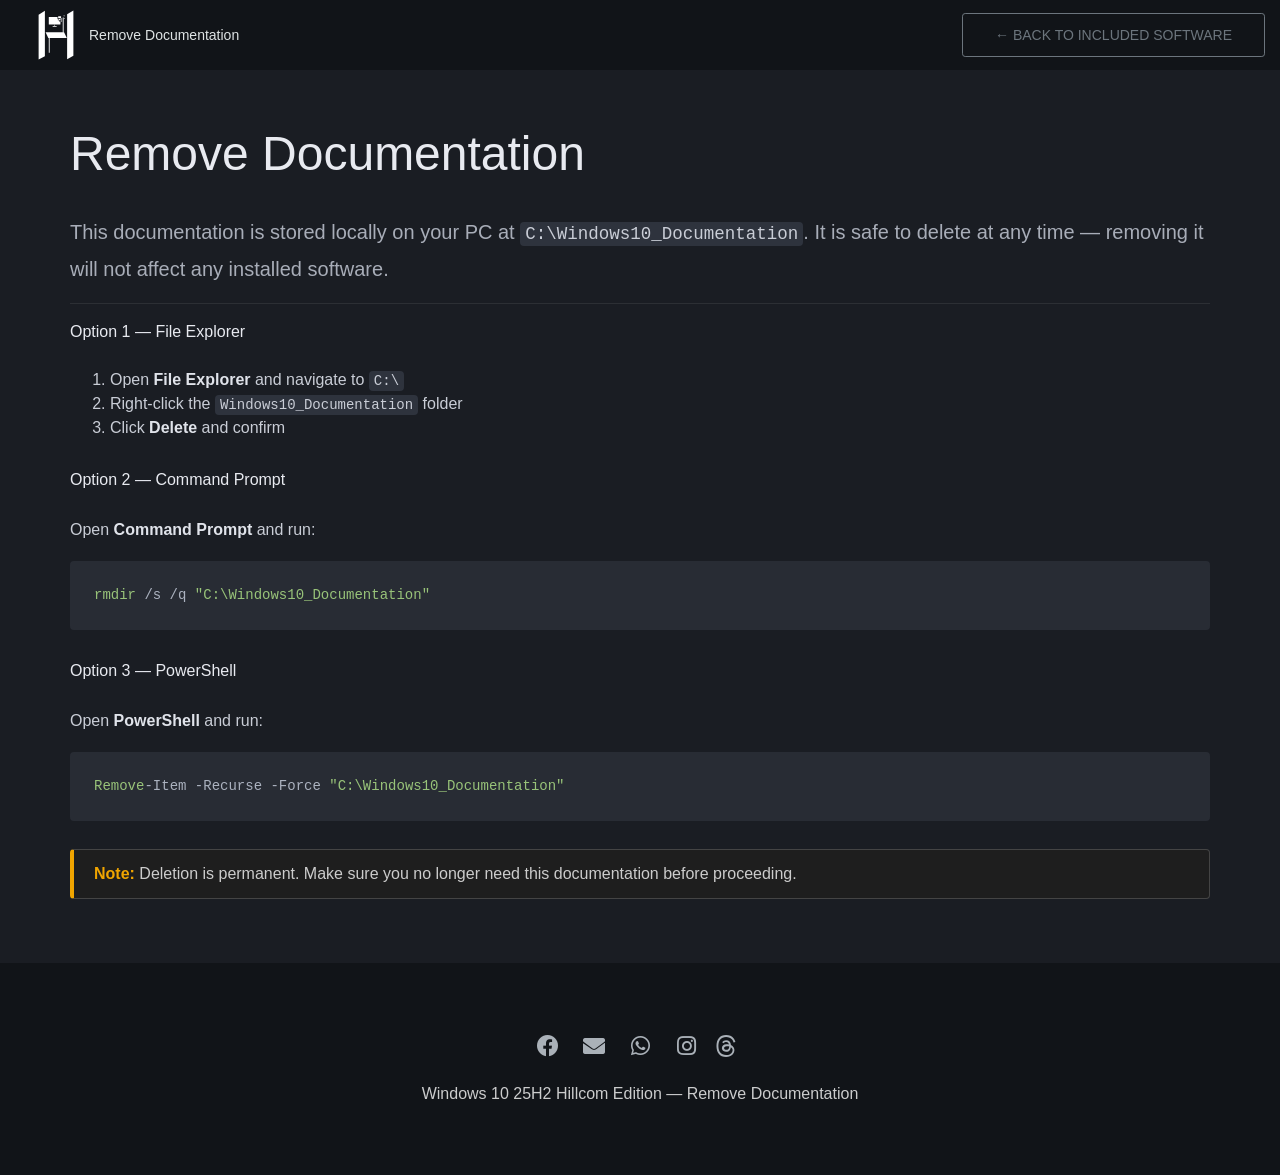
<file: Windows10_Documentation/pages/remove.html>
<!DOCTYPE html>
<html lang="en">

<head>
    <meta charset="UTF-8" />
    <meta http-equiv="X-UA-Compatible" content="IE=edge">
    <meta name="viewport" content="width=device-width, initial-scale=1, minimum-scale=1.0, shrink-to-fit=no">
    <link href="../assets/images/Hillcom/Logo.svg" rel="icon" />
    <title>Windows 10 25H2 Hillcom Edition — Remove Documentation</title>
    <meta name="description" content="How to remove the Windows 10 25H2 Hillcom Edition documentation from your PC">

    <!-- Stylesheet -->
    <link rel="stylesheet" type="text/css" href="../assets/vendor/bootstrap/css/bootstrap.min.css" />
    <link rel="stylesheet" type="text/css" href="../assets/vendor/font-awesome/css/all.min.css" />
    <link rel="stylesheet" type="text/css" href="../assets/vendor/magnific-popup/magnific-popup.min.css" />
    <link rel="stylesheet" type="text/css" href="../assets/vendor/highlight.js/styles/atom-one-dark.css" />
    <link rel="stylesheet" type="text/css" href="../assets/css/stylesheet.css" />
    <link rel="stylesheet" type="text/css" href="../assets/css/dark-theme.css" />
</head>

<body class="no-sidebar">

    <!-- Preloader -->
    <div class="preloader">
        <div class="lds-ellipsis">
            <div></div>
            <div></div>
            <div></div>
            <div></div>
        </div>
    </div>
    <!-- Preloader End -->

    <!-- Document Wrapper -->
    <div id="main-wrapper" style="min-height:100vh;display:flex;flex-direction:column;">

        <!-- Header -->
        <header id="header" class="sticky-top">
            <nav class="primary-menu navbar navbar-expand-lg bg-dark navbar-text-light navbar-dropdown-dark border-0">
                <div class="container-fluid">
                    <button id="sidebarCollapse" class="navbar-toggler d-block d-md-none"
                        type="button"><span></span><span class="w-75"></span><span class="w-50"></span></button>

                    <!-- Logo -->
                    <a class="logo ml-md-3" href="../index.html" title="Windows 10 25H2 Hillcom Edition">
                        <img src="../assets/images/Hillcom/Logo.svg" alt="Windows 10 25H2 Hillcom Edition"
                            style="height:50px; width:auto;" />
                    </a>
                    <span class="text-2 text-light ml-2">Remove Documentation</span>
                    <!-- Logo End -->

                    <button class="navbar-toggler ml-auto" type="button" data-toggle="collapse"
                        data-target="#header-nav"><span></span><span></span><span></span></button>

                    <div id="header-nav" class="collapse navbar-collapse justify-content-end">
                        <ul class="navbar-nav">
                            <li><a href="../index.html" class="btn btn-sm btn-outline-secondary ml-2">&larr; Back to
                                    Included Software</a></li>
                        </ul>
                    </div>
                </div>
            </nav>
        </header>
        <!-- Header End -->

        <!-- Content -->
        <div role="main" style="flex:1;">
            <div class="container py-5" style="max-width:800px;">

                <section id="remove-docs">
                    <h1>Remove Documentation</h1>
                    <p class="lead">This documentation is stored locally on your PC at
                        <code>C:\Windows10_Documentation</code>. It is safe to delete at any time — removing it
                        will not affect any installed software.
                    </p>
                    <hr>

                    <h6>Option 1 &mdash; File Explorer</h6>
                    <ol>
                        <li>Open <strong>File Explorer</strong> and navigate to <code>C:\</code></li>
                        <li>Right-click the <code>Windows10_Documentation</code> folder</li>
                        <li>Click <strong>Delete</strong> and confirm</li>
                    </ol>

                    <h6>Option 2 &mdash; Command Prompt</h6>
                    <p>Open <strong>Command Prompt</strong> and run:</p>
                    <pre><code>rmdir /s /q "C:\Windows10_Documentation"</code></pre>

                    <h6>Option 3 &mdash; PowerShell</h6>
                    <p>Open <strong>PowerShell</strong> and run:</p>
                    <pre><code>Remove-Item -Recurse -Force "C:\Windows10_Documentation"</code></pre>

                    <div class="alert alert-warning mt-3" role="alert">
                        <strong>Note:</strong> Deletion is permanent. Make sure you no longer need this
                        documentation before proceeding.
                    </div>

                </section>

            </div>
        </div>
        <!-- Content End -->

        <!-- Footer -->
        <footer id="footer" class="section bg-dark footer-text-light">
            <div class="container">
                <ul class="social-icons social-icons-lg social-icons-muted justify-content-center mb-3">
                    <li><a data-toggle="tooltip" href="https://web.facebook.com/Hillcom.lk/" target="_blank" title=""
                            data-original-title="Facebook"><i class="fab fa-facebook"></i></a></li>
                    <li><a data-toggle="tooltip" href="mailto:Info@hillcom.lk" title="" data-original-title="Email"><i
                                class="fas fa-envelope"></i></a></li>
                    <li><a data-toggle="tooltip" href="https://wa.me/704885679" target="_blank" title=""
                            data-original-title="WhatsApp"><i class="fab fa-whatsapp"></i></a></li>
                    <li><a data-toggle="tooltip" href="https://www.instagram.com/hillcom_/" target="_blank" title=""
                            data-original-title="Instagram"><i class="fab fa-instagram"></i></a></li>
                    <li><a data-toggle="tooltip" href="https://www.threads.com/@hillcom_" target="_blank" title=""
                            data-original-title="Threads" style="display:inline-flex;align-items:center;"><svg
                                xmlns="http://www.w3.org/2000/svg" viewBox="0 0 192 192" width="1em" height="1em"
                                fill="currentColor">
                                <path
                                    d="M141.537 88.988a66.667 66.667 0 0 0-2.518-1.143c-1.482-27.307-16.403-42.94-41.457-43.1h-.34c-14.986 0-27.449 6.396-35.12 18.036l13.779 9.452c5.73-8.695 14.724-10.548 21.348-10.548h.229c8.249.053 14.474 2.452 18.503 7.129 2.932 3.405 4.893 8.111 5.864 14.05-7.314-1.243-15.224-1.626-23.68-1.14-23.82 1.371-39.134 15.264-38.105 34.568.522 9.792 5.4 18.216 13.735 23.719 7.047 4.652 16.124 6.927 25.557 6.412 12.458-.683 22.231-5.436 29.049-14.127 5.178-6.6 8.453-15.153 9.899-25.93 5.937 3.583 10.337 8.298 12.767 13.966 4.132 9.635 4.373 25.468-8.546 38.376-11.319 11.308-24.925 16.2-45.488 16.35-22.809-.169-40.06-7.484-51.275-21.742C35.236 139.966 29.808 120.682 29.605 96c.203-24.682 5.63-43.966 16.133-57.317C56.954 24.425 74.206 17.11 97.015 16.94c22.975.17 40.526 7.52 52.171 21.847 5.71 7.026 10.015 15.86 12.853 26.162l16.147-4.308c-3.44-12.68-8.853-23.606-16.219-32.668C147.036 9.607 125.202.195 97.105 0h-.195C68.78.195 47.219 9.65 32.7 28.08 19.797 44.378 13.038 67.408 12.8 96v.072c.238 28.592 7.001 51.62 19.92 67.919C47.22 182.354 68.78 191.81 96.91 192h.19c24.77-.166 42.249-6.667 56.57-21.016 18.671-18.693 18.111-42.117 11.94-56.478-4.413-10.292-12.638-18.853-23.073-24.518Zm-40.356 40.354c-10.402.569-21.224-4.081-21.797-14.073-.412-7.529 5.35-15.929 22.55-16.929 1.973-.114 3.91-.168 5.81-.168 6.11 0 11.828.59 17.018 1.69-1.935 24.117-13.975 28.924-23.581 29.48Z" />
                            </svg></a></li>
                </ul>
                <p class="text-center mb-0">Windows 10 25H2 Hillcom Edition &mdash; Remove Documentation</p>
            </div>
        </footer>
        <!-- Footer End -->

    </div>
    <!-- Document Wrapper End -->

    <!-- Back To Top -->
    <a id="back-to-top" data-toggle="tooltip" title="Back to Top" href="javascript:void(0)"><i
            class="fa fa-chevron-up"></i></a>

    <!-- JavaScript -->
    <script src="../assets/vendor/jquery/jquery.min.js"></script>
    <script src="../assets/vendor/bootstrap/js/bootstrap.bundle.min.js"></script>
    <script src="../assets/vendor/highlight.js/highlight.min.js"></script>
    <script src="../assets/vendor/jquery.easing/jquery.easing.min.js"></script>
    <script src="../assets/vendor/magnific-popup/jquery.magnific-popup.min.js"></script>
    <script src="../assets/js/theme.js"></script>
    <!-- Copy Button -->
    <script src="../assets/js/copy-button.js"></script>
</body>

</html>
</file>
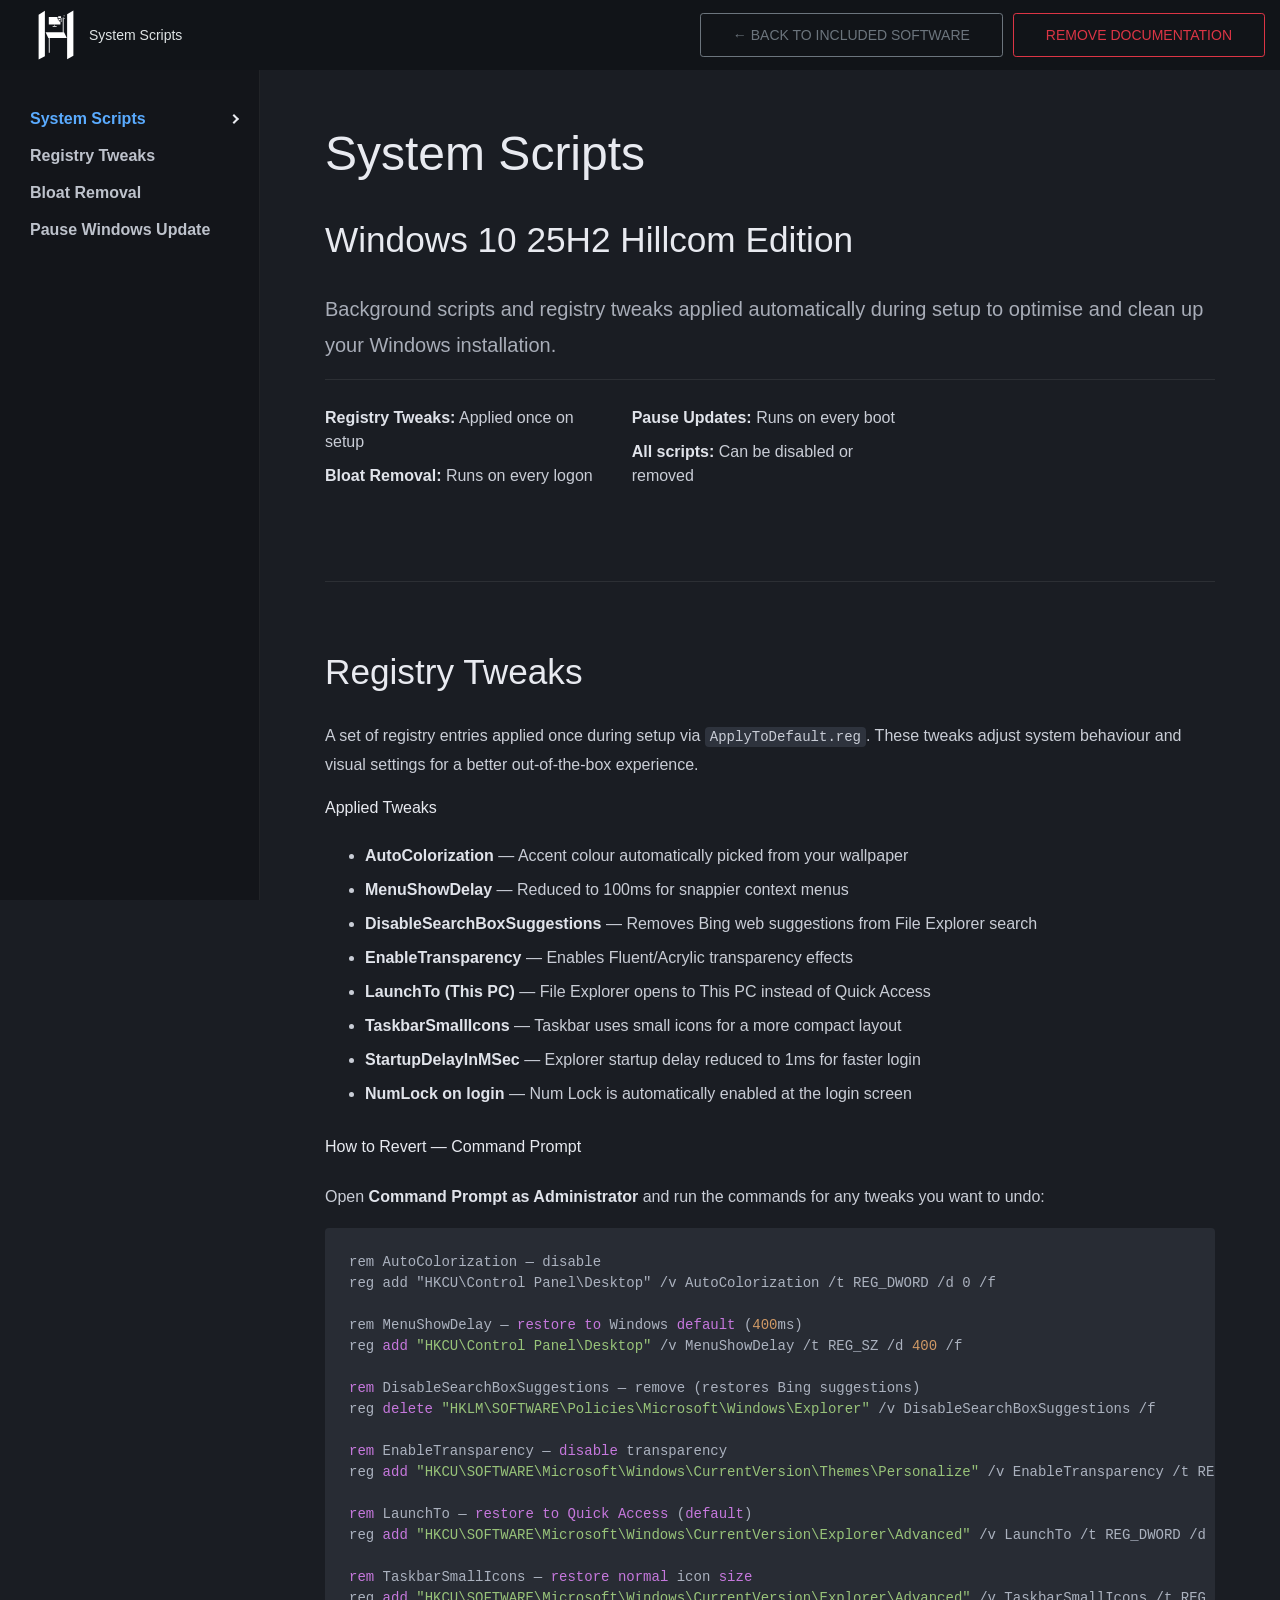
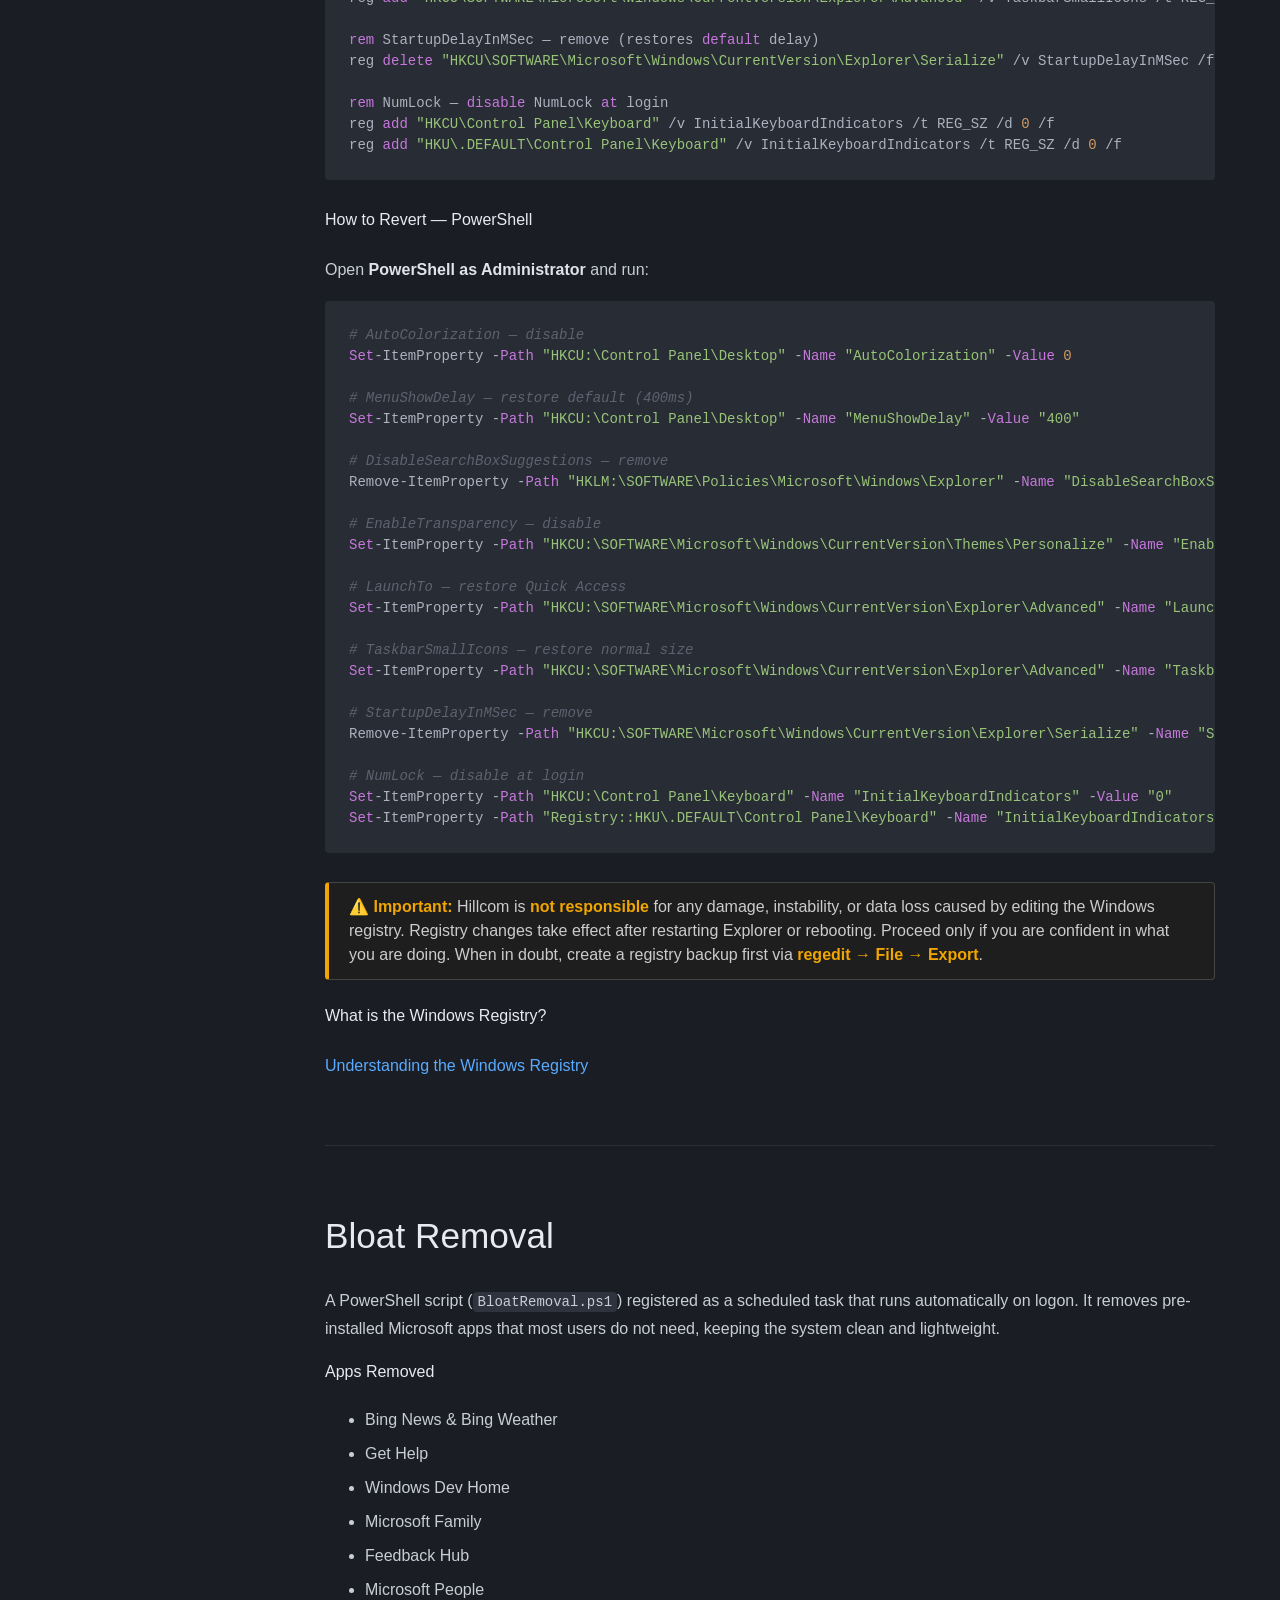
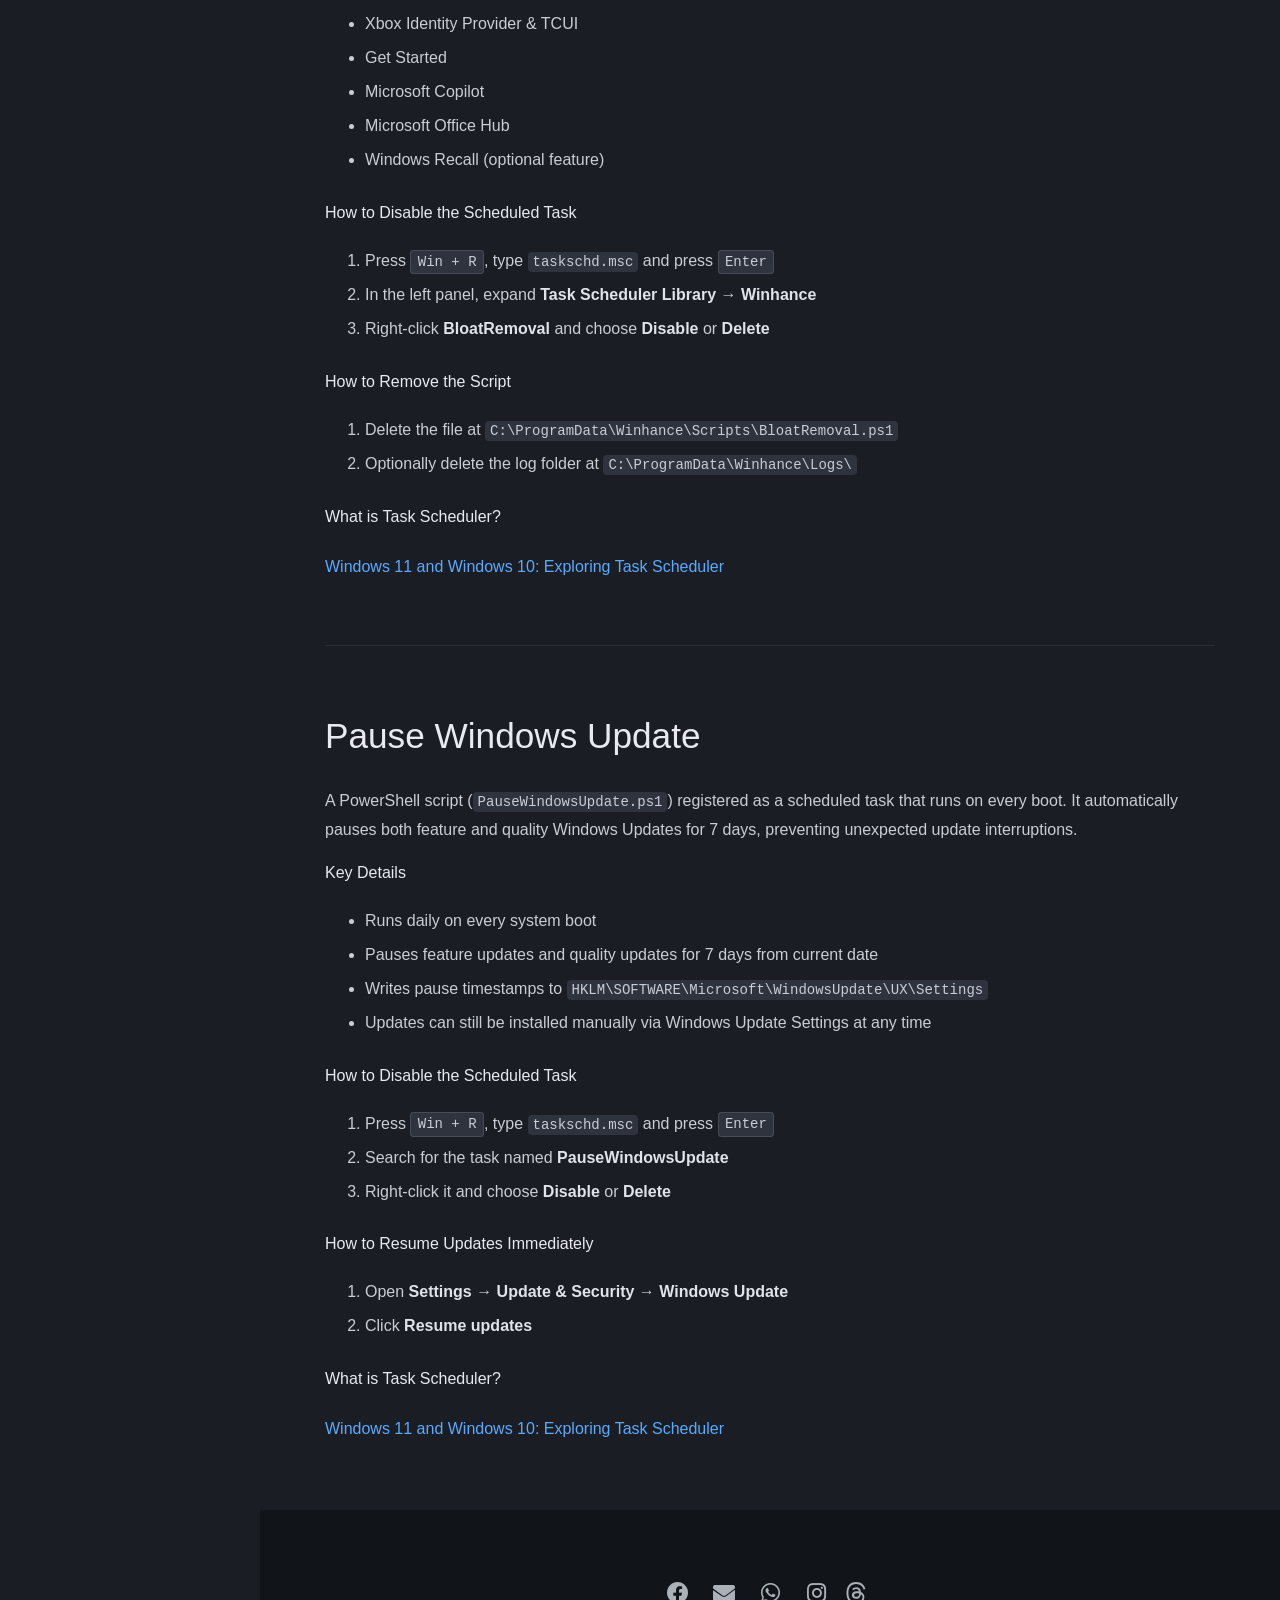
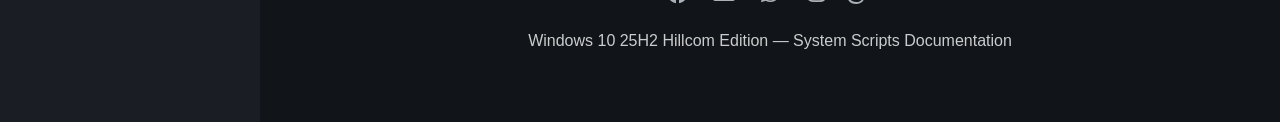
<file: Windows10_Documentation/pages/scripts.html>
<!DOCTYPE html>
<html lang="en">

<head>
    <meta charset="UTF-8" />
    <meta http-equiv="X-UA-Compatible" content="IE=edge">
    <meta name="viewport" content="width=device-width, initial-scale=1, minimum-scale=1.0, shrink-to-fit=no">
    <link href="../assets/images/Hillcom/Logo.svg" rel="icon" />
    <title>Windows 10 25H2 Hillcom Edition — System Scripts</title>
    <meta name="description"
        content="Documentation for background scripts and registry tweaks in Windows 10 25H2 Hillcom Edition">

    <!-- Stylesheet -->
    <link rel="stylesheet" type="text/css" href="../assets/vendor/bootstrap/css/bootstrap.min.css" />
    <link rel="stylesheet" type="text/css" href="../assets/vendor/font-awesome/css/all.min.css" />
    <link rel="stylesheet" type="text/css" href="../assets/vendor/magnific-popup/magnific-popup.min.css" />
    <link rel="stylesheet" type="text/css" href="../assets/vendor/highlight.js/styles/atom-one-dark.css" />
    <link rel="stylesheet" type="text/css" href="../assets/css/stylesheet.css" />
    <link rel="stylesheet" type="text/css" href="../assets/css/dark-theme.css" />
</head>

<body data-spy="scroll" data-target=".idocs-navigation" data-offset="125">

    <!-- Preloader -->
    <div class="preloader">
        <div class="lds-ellipsis">
            <div></div>
            <div></div>
            <div></div>
            <div></div>
        </div>
    </div>
    <!-- Preloader End -->

    <!-- Document Wrapper -->
    <div id="main-wrapper">

        <!-- Header -->
        <header id="header" class="sticky-top">
            <nav class="primary-menu navbar navbar-expand-lg bg-dark navbar-text-light navbar-dropdown-dark border-0">
                <div class="container-fluid">
                    <button id="sidebarCollapse" class="navbar-toggler d-block d-md-none"
                        type="button"><span></span><span class="w-75"></span><span class="w-50"></span></button>

                    <!-- Logo -->
                    <a class="logo ml-md-3" href="../index.html" title="Windows 10 25H2 Hillcom Edition">
                        <img src="../assets/images/Hillcom/Logo.svg" alt="Windows 10 25H2 Hillcom Edition"
                            style="height:50px; width:auto;" />
                    </a>
                    <span class="text-2 text-light ml-2">System Scripts</span>
                    <!-- Logo End -->

                    <button class="navbar-toggler ml-auto" type="button" data-toggle="collapse"
                        data-target="#header-nav"><span></span><span></span><span></span></button>

                    <div id="header-nav" class="collapse navbar-collapse justify-content-end">
                        <ul class="navbar-nav">
                            <li><a href="../index.html" class="btn btn-sm btn-outline-secondary ml-2">&larr; Back to
                                    Included Software</a></li>
                            <li><a href="remove.html" class="btn btn-sm btn-outline-danger ml-2">Remove
                                    Documentation</a></li>
                        </ul>
                    </div>
                </div>
            </nav>
        </header>
        <!-- Header End -->

        <!-- Content -->
        <div id="content" role="main">

            <!-- Sidebar Navigation -->
            <div class="idocs-navigation bg-light">
                <ul class="nav flex-column">
                    <li class="nav-item"><a class="nav-link active" href="#system-scripts">System Scripts</a></li>
                    <li class="nav-item"><a class="nav-link" href="#registry-tweaks">Registry Tweaks</a></li>
                    <li class="nav-item"><a class="nav-link" href="#bloat-removal">Bloat Removal</a></li>
                    <li class="nav-item"><a class="nav-link" href="#pause-windows-update">Pause Windows Update</a></li>
                </ul>
            </div>

            <!-- Docs Content -->
            <div class="idocs-content">
                <div class="container">

                    <!-- System Scripts Overview -->
                    <section id="system-scripts">
                        <h1>System Scripts</h1>
                        <h2>Windows 10 25H2 Hillcom Edition</h2>
                        <p class="lead">Background scripts and registry tweaks applied automatically during setup to
                            optimise and clean up your Windows installation.</p>
                        <hr>
                        <div class="row">
                            <div class="col-sm-6 col-lg-4">
                                <ul class="list-unstyled">
                                    <li><strong>Registry Tweaks:</strong> Applied once on setup</li>
                                    <li><strong>Bloat Removal:</strong> Runs on every logon</li>
                                </ul>
                            </div>
                            <div class="col-sm-6 col-lg-4">
                                <ul class="list-unstyled">
                                    <li><strong>Pause Updates:</strong> Runs on every boot</li>
                                    <li><strong>All scripts:</strong> Can be disabled or removed</li>
                                </ul>
                            </div>
                        </div>
                    </section>

                    <hr class="divider">

                    <!-- Registry Tweaks -->
                    <section id="registry-tweaks">
                        <h2>Registry Tweaks</h2>
                        <p>A set of registry entries applied once during setup via <code>ApplyToDefault.reg</code>.
                            These tweaks adjust system behaviour and visual settings for a better out-of-the-box
                            experience.</p>
                        <h6>Applied Tweaks</h6>
                        <ul>
                            <li><strong>AutoColorization</strong> — Accent colour automatically picked from your
                                wallpaper</li>
                            <li><strong>MenuShowDelay</strong> — Reduced to 100ms for snappier context menus</li>
                            <li><strong>DisableSearchBoxSuggestions</strong> — Removes Bing web suggestions from File
                                Explorer search</li>
                            <li><strong>EnableTransparency</strong> — Enables Fluent/Acrylic transparency effects</li>
                            <li><strong>LaunchTo (This PC)</strong> — File Explorer opens to This PC instead of Quick
                                Access</li>
                            <li><strong>TaskbarSmallIcons</strong> — Taskbar uses small icons for a more compact layout
                            </li>
                            <li><strong>StartupDelayInMSec</strong> — Explorer startup delay reduced to 1ms for faster
                                login</li>
                            <li><strong>NumLock on login</strong> — Num Lock is automatically enabled at the login
                                screen</li>
                        </ul>
                        <h6>How to Revert — Command Prompt</h6>
                        <p>Open <strong>Command Prompt as Administrator</strong> and run the commands for any tweaks you
                            want to undo:</p>
                        <pre><code>rem AutoColorization — disable
reg add "HKCU\Control Panel\Desktop" /v AutoColorization /t REG_DWORD /d 0 /f

rem MenuShowDelay — restore to Windows default (400ms)
reg add "HKCU\Control Panel\Desktop" /v MenuShowDelay /t REG_SZ /d 400 /f

rem DisableSearchBoxSuggestions — remove (restores Bing suggestions)
reg delete "HKLM\SOFTWARE\Policies\Microsoft\Windows\Explorer" /v DisableSearchBoxSuggestions /f

rem EnableTransparency — disable transparency
reg add "HKCU\SOFTWARE\Microsoft\Windows\CurrentVersion\Themes\Personalize" /v EnableTransparency /t REG_DWORD /d 0 /f

rem LaunchTo — restore to Quick Access (default)
reg add "HKCU\SOFTWARE\Microsoft\Windows\CurrentVersion\Explorer\Advanced" /v LaunchTo /t REG_DWORD /d 2 /f

rem TaskbarSmallIcons — restore normal icon size
reg add "HKCU\SOFTWARE\Microsoft\Windows\CurrentVersion\Explorer\Advanced" /v TaskbarSmallIcons /t REG_DWORD /d 0 /f

rem StartupDelayInMSec — remove (restores default delay)
reg delete "HKCU\SOFTWARE\Microsoft\Windows\CurrentVersion\Explorer\Serialize" /v StartupDelayInMSec /f

rem NumLock — disable NumLock at login
reg add "HKCU\Control Panel\Keyboard" /v InitialKeyboardIndicators /t REG_SZ /d 0 /f
reg add "HKU\.DEFAULT\Control Panel\Keyboard" /v InitialKeyboardIndicators /t REG_SZ /d 0 /f</code></pre>

                        <h6>How to Revert — PowerShell</h6>
                        <p>Open <strong>PowerShell as Administrator</strong> and run:</p>
                        <pre><code># AutoColorization — disable
Set-ItemProperty -Path "HKCU:\Control Panel\Desktop" -Name "AutoColorization" -Value 0

# MenuShowDelay — restore default (400ms)
Set-ItemProperty -Path "HKCU:\Control Panel\Desktop" -Name "MenuShowDelay" -Value "400"

# DisableSearchBoxSuggestions — remove
Remove-ItemProperty -Path "HKLM:\SOFTWARE\Policies\Microsoft\Windows\Explorer" -Name "DisableSearchBoxSuggestions" -Force

# EnableTransparency — disable
Set-ItemProperty -Path "HKCU:\SOFTWARE\Microsoft\Windows\CurrentVersion\Themes\Personalize" -Name "EnableTransparency" -Value 0

# LaunchTo — restore Quick Access
Set-ItemProperty -Path "HKCU:\SOFTWARE\Microsoft\Windows\CurrentVersion\Explorer\Advanced" -Name "LaunchTo" -Value 2

# TaskbarSmallIcons — restore normal size
Set-ItemProperty -Path "HKCU:\SOFTWARE\Microsoft\Windows\CurrentVersion\Explorer\Advanced" -Name "TaskbarSmallIcons" -Value 0

# StartupDelayInMSec — remove
Remove-ItemProperty -Path "HKCU:\SOFTWARE\Microsoft\Windows\CurrentVersion\Explorer\Serialize" -Name "StartupDelayInMSec" -Force

# NumLock — disable at login
Set-ItemProperty -Path "HKCU:\Control Panel\Keyboard" -Name "InitialKeyboardIndicators" -Value "0"
Set-ItemProperty -Path "Registry::HKU\.DEFAULT\Control Panel\Keyboard" -Name "InitialKeyboardIndicators" -Value "0"</code></pre>

                        <div class="alert alert-warning mt-3" role="alert">
                            <strong>&#9888; Important:</strong> Hillcom is <strong>not responsible</strong> for any
                            damage, instability, or data loss caused by editing the Windows registry. Registry changes
                            take effect after restarting Explorer or rebooting. Proceed only if you are confident in
                            what you are doing. When in doubt, create a registry backup first via <strong>regedit &rarr;
                                File
                                &rarr; Export</strong>.
                        </div>
                        <h6 class="mt-4">What is the Windows Registry?</h6>
                        <p><a href="https://www.youtube.com/watch?v=_U78iAem3uo" target="_blank"
                                rel="noopener">Understanding the Windows Registry</a></p>
                    </section>

                    <hr class="divider">

                    <!-- Bloat Removal -->
                    <section id="bloat-removal">
                        <h2>Bloat Removal</h2>
                        <p>A PowerShell script (<code>BloatRemoval.ps1</code>) registered as a scheduled task that runs
                            automatically on logon. It removes pre-installed Microsoft apps that most users do not need,
                            keeping the system clean and lightweight.</p>
                        <h6>Apps Removed</h6>
                        <ul>
                            <li>Bing News &amp; Bing Weather</li>
                            <li>Get Help</li>
                            <li>Windows Dev Home</li>
                            <li>Microsoft Family</li>
                            <li>Feedback Hub</li>
                            <li>Microsoft People</li>
                            <li>Xbox Identity Provider &amp; TCUI</li>
                            <li>Get Started</li>
                            <li>Microsoft Copilot</li>
                            <li>Microsoft Office Hub</li>
                            <li>Windows Recall (optional feature)</li>
                        </ul>
                        <h6>How to Disable the Scheduled Task</h6>
                        <ol>
                            <li>Press <kbd>Win + R</kbd>, type <code>taskschd.msc</code> and press <kbd>Enter</kbd></li>
                            <li>In the left panel, expand <strong>Task Scheduler Library</strong> →
                                <strong>Winhance</strong>
                            </li>
                            <li>Right-click <strong>BloatRemoval</strong> and choose <strong>Disable</strong> or
                                <strong>Delete</strong>
                            </li>
                        </ol>
                        <h6>How to Remove the Script</h6>
                        <ol>
                            <li>Delete the file at <code>C:\ProgramData\Winhance\Scripts\BloatRemoval.ps1</code></li>
                            <li>Optionally delete the log folder at <code>C:\ProgramData\Winhance\Logs\</code></li>
                        </ol>
                        <h6 class="mt-4">What is Task Scheduler?</h6>
                        <p><a href="https://www.youtube.com/watch?v=4xoPkn_q9mU" target="_blank" rel="noopener">Windows
                                11 and Windows 10: Exploring Task Scheduler</a></p>
                    </section>

                    <hr class="divider">

                    <!-- Pause Windows Update -->
                    <section id="pause-windows-update">
                        <h2>Pause Windows Update</h2>
                        <p>A PowerShell script (<code>PauseWindowsUpdate.ps1</code>) registered as a scheduled task that
                            runs on every boot. It automatically pauses both feature and quality Windows Updates for 7
                            days, preventing unexpected update interruptions.</p>
                        <h6>Key Details</h6>
                        <ul>
                            <li>Runs daily on every system boot</li>
                            <li>Pauses feature updates and quality updates for 7 days from current date</li>
                            <li>Writes pause timestamps to
                                <code>HKLM\SOFTWARE\Microsoft\WindowsUpdate\UX\Settings</code>
                            </li>
                            <li>Updates can still be installed manually via Windows Update Settings at any time</li>
                        </ul>
                        <h6>How to Disable the Scheduled Task</h6>
                        <ol>
                            <li>Press <kbd>Win + R</kbd>, type <code>taskschd.msc</code> and press <kbd>Enter</kbd></li>
                            <li>Search for the task named <strong>PauseWindowsUpdate</strong></li>
                            <li>Right-click it and choose <strong>Disable</strong> or <strong>Delete</strong></li>
                        </ol>
                        <h6>How to Resume Updates Immediately</h6>
                        <ol>
                            <li>Open <strong>Settings</strong> → <strong>Update &amp; Security</strong> →
                                <strong>Windows Update</strong>
                            </li>
                            <li>Click <strong>Resume updates</strong></li>
                        </ol>
                        <h6 class="mt-4">What is Task Scheduler?</h6>
                        <p><a href="https://www.youtube.com/watch?v=4xoPkn_q9mU" target="_blank" rel="noopener">Windows
                                11 and Windows 10: Exploring Task Scheduler</a></p>
                    </section>

                </div>
            </div>

        </div>
        <!-- Content End -->

        <!-- Footer -->
        <footer id="footer" class="section bg-dark footer-text-light">
            <div class="container">
                <ul class="social-icons social-icons-lg social-icons-muted justify-content-center mb-3">
                    <li><a data-toggle="tooltip" href="https://web.facebook.com/Hillcom.lk/" target="_blank" title=""
                            data-original-title="Facebook"><i class="fab fa-facebook"></i></a></li>
                    <li><a data-toggle="tooltip" href="mailto:Info@hillcom.lk" title="" data-original-title="Email"><i
                                class="fas fa-envelope"></i></a></li>
                    <li><a data-toggle="tooltip" href="https://wa.me/704885679" target="_blank" title=""
                            data-original-title="WhatsApp"><i class="fab fa-whatsapp"></i></a></li>
                    <li><a data-toggle="tooltip" href="https://www.instagram.com/hillcom_/" target="_blank" title=""
                            data-original-title="Instagram"><i class="fab fa-instagram"></i></a></li>
                    <li><a data-toggle="tooltip" href="https://www.threads.com/@hillcom_" target="_blank" title=""
                            data-original-title="Threads" style="display:inline-flex;align-items:center;"><svg
                                xmlns="http://www.w3.org/2000/svg" viewBox="0 0 192 192" width="1em" height="1em"
                                fill="currentColor">
                                <path
                                    d="M141.537 88.988a66.667 66.667 0 0 0-2.518-1.143c-1.482-27.307-16.403-42.94-41.457-43.1h-.34c-14.986 0-27.449 6.396-35.12 18.036l13.779 9.452c5.73-8.695 14.724-10.548 21.348-10.548h.229c8.249.053 14.474 2.452 18.503 7.129 2.932 3.405 4.893 8.111 5.864 14.05-7.314-1.243-15.224-1.626-23.68-1.14-23.82 1.371-39.134 15.264-38.105 34.568.522 9.792 5.4 18.216 13.735 23.719 7.047 4.652 16.124 6.927 25.557 6.412 12.458-.683 22.231-5.436 29.049-14.127 5.178-6.6 8.453-15.153 9.899-25.93 5.937 3.583 10.337 8.298 12.767 13.966 4.132 9.635 4.373 25.468-8.546 38.376-11.319 11.308-24.925 16.2-45.488 16.35-22.809-.169-40.06-7.484-51.275-21.742C35.236 139.966 29.808 120.682 29.605 96c.203-24.682 5.63-43.966 16.133-57.317C56.954 24.425 74.206 17.11 97.015 16.94c22.975.17 40.526 7.52 52.171 21.847 5.71 7.026 10.015 15.86 12.853 26.162l16.147-4.308c-3.44-12.68-8.853-23.606-16.219-32.668C147.036 9.607 125.202.195 97.105 0h-.195C68.78.195 47.219 9.65 32.7 28.08 19.797 44.378 13.038 67.408 12.8 96v.072c.238 28.592 7.001 51.62 19.92 67.919C47.22 182.354 68.78 191.81 96.91 192h.19c24.77-.166 42.249-6.667 56.57-21.016 18.671-18.693 18.111-42.117 11.94-56.478-4.413-10.292-12.638-18.853-23.073-24.518Zm-40.356 40.354c-10.402.569-21.224-4.081-21.797-14.073-.412-7.529 5.35-15.929 22.55-16.929 1.973-.114 3.91-.168 5.81-.168 6.11 0 11.828.59 17.018 1.69-1.935 24.117-13.975 28.924-23.581 29.48Z" />
                            </svg></a></li>
                </ul>
                <p class="text-center mb-0">Windows 10 25H2 Hillcom Edition &mdash; System Scripts Documentation</p>
            </div>
        </footer>
        <!-- Footer End -->

    </div>
    <!-- Document Wrapper End -->

    <!-- Back To Top -->
    <a id="back-to-top" data-toggle="tooltip" title="Back to Top" href="javascript:void(0)"><i
            class="fa fa-chevron-up"></i></a>

    <!-- JavaScript -->
    <script src="../assets/vendor/jquery/jquery.min.js"></script>
    <script src="../assets/vendor/bootstrap/js/bootstrap.bundle.min.js"></script>
    <script src="../assets/vendor/highlight.js/highlight.min.js"></script>
    <script src="../assets/vendor/jquery.easing/jquery.easing.min.js"></script>
    <script src="../assets/vendor/magnific-popup/jquery.magnific-popup.min.js"></script>
    <script src="../assets/js/theme.js"></script>
    <!-- Copy Button -->
    <script src="../assets/js/copy-button.js"></script>
</body>

</html>
</file>
<file: Windows10_Documentation/assets/vendor/highlight.js/styles/atom-one-dark.css>
/*

Atom One Dark by Daniel Gamage
Original One Dark Syntax theme from https://github.com/atom/one-dark-syntax

base:    #282c34
mono-1:  #abb2bf
mono-2:  #818896
mono-3:  #5c6370
hue-1:   #56b6c2
hue-2:   #61aeee
hue-3:   #c678dd
hue-4:   #98c379
hue-5:   #e06c75
hue-5-2: #be5046
hue-6:   #d19a66
hue-6-2: #e6c07b

*/

.hljs {
  display: block;
  overflow-x: auto;
  padding: 0.5em;
  color: #abb2bf;
  background: #282c34;
}

.hljs-comment,
.hljs-quote {
  color: #5c6370;
  font-style: italic;
}

.hljs-doctag,
.hljs-keyword,
.hljs-formula {
  color: #c678dd;
}

.hljs-section,
.hljs-name,
.hljs-selector-tag,
.hljs-deletion,
.hljs-subst {
  color: #e06c75;
}

.hljs-literal {
  color: #56b6c2;
}

.hljs-string,
.hljs-regexp,
.hljs-addition,
.hljs-attribute,
.hljs-meta-string {
  color: #98c379;
}

.hljs-built_in,
.hljs-class .hljs-title {
  color: #e6c07b;
}

.hljs-attr,
.hljs-variable,
.hljs-template-variable,
.hljs-type,
.hljs-selector-class,
.hljs-selector-attr,
.hljs-selector-pseudo,
.hljs-number {
  color: #d19a66;
}

.hljs-symbol,
.hljs-bullet,
.hljs-link,
.hljs-meta,
.hljs-selector-id,
.hljs-title {
  color: #61aeee;
}

.hljs-emphasis {
  font-style: italic;
}

.hljs-strong {
  font-weight: bold;
}

.hljs-link {
  text-decoration: underline;
}
</file>
<file: Windows10_Documentation/assets/css/stylesheet.css>
/*===========================================================

   Template Name: iDocs - One Page Documentation HTML Template
   Author: Harnish Design
   Template URL: http://demo.harnishdesign.net/html/idocs
   Author URL: https://themeforest.net/user/harnishdesign
   File Description : Main css file of the template
	
=================================================
  Table of Contents
=================================================

	1. Basic
	2. Helpers Classes
	3. Layouts
		3.1 Side Navigation
		3.2 Docs Content
		3.3 Section Divider
	4. Header
		4.1 Main Navigation
	5 Elements
		5.1 List Style
		5.2 Changelog
		5.3 Accordion & Toggle
		5.4 Nav
		5.5 Tabs
		5.6 Popup Img
		5.7 Featured Box
	6 Footer
		6.1 Social Icons
		6.2 Back to Top
	7 Extra

=======================================================*/
/* =================================== */
/*  1. Basic Style 
/* =================================== */
body, html {
  height: 100%;
}

body {
  background: #dddddd;
  color: #4c4d4d;
}

/*-------- Preloader --------*/
.preloader {
  position: fixed;
  width: 100%;
  height: 100%;
  z-index: 999999999 !important;
  background-color: #fff;
  top: 0;
  left: 0;
  right: 0;
  bottom: 0;
}
.preloader .lds-ellipsis {
  display: inline-block;
  position: absolute;
  width: 80px;
  height: 80px;
  margin-top: -40px;
  margin-left: -40px;
  top: 50%;
  left: 50%;
}
.preloader .lds-ellipsis div {
  position: absolute;
  top: 33px;
  width: 13px;
  height: 13px;
  border-radius: 50%;
  background: #000;
  animation-timing-function: cubic-bezier(0, 1, 1, 0);
}
.preloader .lds-ellipsis div:nth-child(1) {
  left: 8px;
  animation: lds-ellipsis1 0.6s infinite;
}
.preloader .lds-ellipsis div:nth-child(2) {
  left: 8px;
  animation: lds-ellipsis2 0.6s infinite;
}
.preloader .lds-ellipsis div:nth-child(3) {
  left: 32px;
  animation: lds-ellipsis2 0.6s infinite;
}
.preloader .lds-ellipsis div:nth-child(4) {
  left: 56px;
  animation: lds-ellipsis3 0.6s infinite;
}

@keyframes lds-ellipsis1 {
  0% {
    transform: scale(0);
  }
  100% {
    transform: scale(1);
  }
}
@keyframes lds-ellipsis3 {
  0% {
    transform: scale(1);
  }
  100% {
    transform: scale(0);
  }
}
@keyframes lds-ellipsis2 {
  0% {
    transform: translate(0, 0);
  }
  100% {
    transform: translate(24px, 0);
  }
}
/*--- Preloader Magnific Popup ----*/
.mfp-container .preloader {
  background: transparent;
}
.mfp-container .preloader .lds-ellipsis div {
  background: #fff;
}

::selection {
  background: #0366d6;
  color: #fff;
  text-shadow: none;
}

code {
  padding: 2px 5px;
  background-color: #2e333d;
  color: #c9cdd6;
  border-radius: 4px;
}

form {
  padding: 0;
  margin: 0;
  display: inline;
}

img {
  vertical-align: inherit;
}

a, a:focus {
  color: #0366d6;
  -webkit-transition: all 0.2s ease;
  transition: all 0.2s ease;
}

a:hover, a:active {
  color: #0355b3;
  -webkit-transition: all 0.2s ease;
  transition: all 0.2s ease;
}

a:focus, a:active,
.btn.active.focus,
.btn.active:focus,
.btn.focus,
.btn:active.focus,
.btn:active:focus,
.btn:focus,
button:focus,
button:active {
  outline: none;
}

p {
  line-height: 1.8;
}

blockquote {
  border-left: 5px solid #eee;
  padding: 10px 20px;
}

iframe {
  border: 0 !important;
}

h1, h2, h3, h4, h5, h6 {
  color: #252b33;
  line-height: 1.5;
  margin: 0 0 1.5rem 0;
  font-family: Roboto, sans-serif;
}

h1 {
  font-size: 3rem;
}

h2 {
  font-size: 2.2rem;
}

dl, ol, ul, pre, blockquote, .table {
  margin-bottom: 1.8rem;
}

/*=== Highlight Js ===*/
.hljs {
  padding: 1.5rem;
}

/* =================================== */
/*  2. Helpers Classes
/* =================================== */
/* Box Shadow */
.shadow-md {
  -webkit-box-shadow: 0px 0px 50px -35px rgba(0, 0, 0, 0.4) !important;
  box-shadow: 0px 0px 50px -35px rgba(0, 0, 0, 0.4) !important;
}

/* Border Radius */
.rounded-lg {
  border-radius: 0.6rem !important;
}

.rounded-top-0 {
  border-top-left-radius: 0px !important;
  border-top-right-radius: 0px !important;
}

.rounded-bottom-0 {
  border-bottom-left-radius: 0px !important;
  border-bottom-right-radius: 0px !important;
}

.rounded-left-0 {
  border-top-left-radius: 0px !important;
  border-bottom-left-radius: 0px !important;
}

.rounded-right-0 {
  border-top-right-radius: 0px !important;
  border-bottom-right-radius: 0px !important;
}

/* Border Size */
.border-1 {
  border-width: 1px !important;
}

.border-2 {
  border-width: 2px !important;
}

.border-3 {
  border-width: 3px !important;
}

.border-4 {
  border-width: 4px !important;
}

.border-5 {
  border-width: 5px !important;
}

/* Text Size */
.text-0 {
  font-size: 11px !important;
  font-size: 0.6875rem !important;
}

.text-1 {
  font-size: 12px !important;
  font-size: 0.75rem !important;
}

.text-2 {
  font-size: 14px !important;
  font-size: 0.875rem !important;
}

.text-3 {
  font-size: 16px !important;
  font-size: 1rem !important;
}

.text-4 {
  font-size: 18px !important;
  font-size: 1.125rem !important;
}

.text-5 {
  font-size: 21px !important;
  font-size: 1.3125rem !important;
}

.text-6 {
  font-size: 24px !important;
  font-size: 1.50rem !important;
}

.text-7 {
  font-size: 28px !important;
  font-size: 1.75rem !important;
}

.text-8 {
  font-size: 32px !important;
  font-size: 2rem !important;
}

.text-9 {
  font-size: 36px !important;
  font-size: 2.25rem !important;
}

.text-10 {
  font-size: 40px !important;
  font-size: 2.50rem !important;
}

.text-11 {
  font-size: 2.75rem !important;
}
@media (max-width: 992px) {
  .text-11 {
    font-size: calc(1.4rem + 2.1774193548vw)  !important;
  }
}

.text-12 {
  font-size: 3rem !important;
}
@media (max-width: 992px) {
  .text-12 {
    font-size: calc(1.425rem + 2.5403225806vw)  !important;
  }
}

.text-13 {
  font-size: 3.25rem !important;
}
@media (max-width: 992px) {
  .text-13 {
    font-size: calc(1.45rem + 2.9032258065vw)  !important;
  }
}

.text-14 {
  font-size: 3.5rem !important;
}
@media (max-width: 992px) {
  .text-14 {
    font-size: calc(1.475rem + 3.2661290323vw)  !important;
  }
}

.text-15 {
  font-size: 3.75rem !important;
}
@media (max-width: 992px) {
  .text-15 {
    font-size: calc(1.5rem + 3.6290322581vw)  !important;
  }
}

.text-16 {
  font-size: 4rem !important;
}
@media (max-width: 992px) {
  .text-16 {
    font-size: calc(1.525rem + 3.9919354839vw)  !important;
  }
}

.text-17 {
  font-size: 4.5rem !important;
}
@media (max-width: 992px) {
  .text-17 {
    font-size: calc(1.575rem + 4.7177419355vw)  !important;
  }
}

.text-18 {
  font-size: 5rem !important;
}
@media (max-width: 992px) {
  .text-18 {
    font-size: calc(1.625rem + 5.4435483871vw)  !important;
  }
}

.text-19 {
  font-size: 5.25rem !important;
}
@media (max-width: 992px) {
  .text-19 {
    font-size: calc(1.65rem + 5.8064516129vw)  !important;
  }
}

.text-20 {
  font-size: 5.75rem !important;
}
@media (max-width: 992px) {
  .text-20 {
    font-size: calc(1.7rem + 6.5322580645vw)  !important;
  }
}

.text-21 {
  font-size: 6.5rem !important;
}
@media (max-width: 992px) {
  .text-21 {
    font-size: calc(1.775rem + 7.6209677419vw)  !important;
  }
}

.text-22 {
  font-size: 7rem !important;
}
@media (max-width: 992px) {
  .text-22 {
    font-size: calc(1.825rem + 8.3467741935vw)  !important;
  }
}

.text-23 {
  font-size: 7.75rem !important;
}
@media (max-width: 992px) {
  .text-23 {
    font-size: calc(1.9rem + 9.435483871vw)  !important;
  }
}

.text-24 {
  font-size: 8.25rem !important;
}
@media (max-width: 992px) {
  .text-24 {
    font-size: calc(1.95rem + 10.1612903226vw)  !important;
  }
}

.text-25 {
  font-size: 9rem !important;
}
@media (max-width: 992px) {
  .text-25 {
    font-size: calc(2.025rem + 11.25vw)  !important;
  }
}

.text-11, .text-12, .text-13, .text-14, .text-15, .text-16, .text-17, .text-18, .text-19, .text-20, .text-21, .text-22, .text-23, .text-24, .text-25 {
  line-height: 1.3;
}

/* Line height */
.line-height-07 {
  line-height: 0.7 !important;
}

.line-height-1 {
  line-height: 1 !important;
}

.line-height-2 {
  line-height: 1.2 !important;
}

.line-height-3 {
  line-height: 1.4 !important;
}

.line-height-4 {
  line-height: 1.6 !important;
}

.line-height-5 {
  line-height: 1.8 !important;
}

/* Font Weight */
.font-weight-100 {
  font-weight: 100 !important;
}

.font-weight-200 {
  font-weight: 200 !important;
}

.font-weight-300 {
  font-weight: 300 !important;
}

.font-weight-400 {
  font-weight: 400 !important;
}

.font-weight-500 {
  font-weight: 500 !important;
}

.font-weight-600 {
  font-weight: 600 !important;
}

.font-weight-700 {
  font-weight: 700 !important;
}

.font-weight-800 {
  font-weight: 800 !important;
}

.font-weight-900 {
  font-weight: 900 !important;
}

/* Opacity */
.opacity-0 {
  opacity: 0;
}

.opacity-1 {
  opacity: 0.1;
}

.opacity-2 {
  opacity: 0.2;
}

.opacity-3 {
  opacity: 0.3;
}

.opacity-4 {
  opacity: 0.4;
}

.opacity-5 {
  opacity: 0.5;
}

.opacity-6 {
  opacity: 0.6;
}

.opacity-7 {
  opacity: 0.7;
}

.opacity-8 {
  opacity: 0.8;
}

.opacity-9 {
  opacity: 0.9;
}

.opacity-10 {
  opacity: 1;
}

/* Background light */
.bg-light-1 {
  background-color: #e9ecef !important;
}

.bg-light-2 {
  background-color: #dee2e6 !important;
}

.bg-light-3 {
  background-color: #ced4da !important;
}

.bg-light-4 {
  background-color: #adb5bd !important;
}

/* Background Dark */
.bg-dark {
  background-color: #111418 !important;
}

.bg-dark-1 {
  background-color: #212529 !important;
}

.bg-dark-2 {
  background-color: #343a40 !important;
}

.bg-dark-3 {
  background-color: #495057 !important;
}

.bg-dark-4 {
  background-color: #6c757d !important;
}

/* Progress Bar */
.progress-sm {
  height: 0.5rem !important;
}

.progress-lg {
  height: 1.5rem !important;
}

hr {
  border-top: 1px solid rgba(16, 85, 96, 0.1);
}

/* =================================== */
/*  3. Layouts
/* =================================== */
#main-wrapper {
  background: #fff;
}

.box #main-wrapper {
  max-width: 1200px;
  margin: 0 auto;
  -webkit-box-shadow: 0px 0px 10px rgba(0, 0, 0, 0.1);
  box-shadow: 0px 0px 10px rgba(0, 0, 0, 0.1);
}
.box .idocs-navigation {
  left: auto;
}

@media (min-width: 1200px) {
  .container {
    max-width: 1170px !important;
  }
}
/*=== 3.1 Side Navigation ===*/
.idocs-navigation {
  position: fixed;
  top: 70px;
  left: 0;
  overflow: hidden;
  overflow-y: auto;
  width: 260px;
  height: calc(100% - 70px);
  z-index: 1;
  border-right: 1px solid rgba(0, 0, 0, 0.05);
  transition: all 0.3s;
}
.idocs-navigation > .nav {
  padding: 30px 0;
}
.idocs-navigation .nav .nav-item {
  position: relative;
}
.idocs-navigation .nav .nav {
  margin: 0 0 5px;
}
.idocs-navigation .nav .nav-link {
  position: relative;
  padding: 6px 30px;
  line-height: 25px;
  font-weight: 600;
}
.idocs-navigation .nav .nav-item:hover > .nav-link, .idocs-navigation .nav .nav-item .nav-link.active {
  font-weight: 700;
}
.idocs-navigation .nav .nav {
  display: none;
  border-left: 1px solid regba(0, 0, 0, 0.3);
}
.idocs-navigation .nav .nav .nav-item .nav-link:after {
  content: "";
  position: absolute;
  left: 30px;
  height: 100%;
  border-left: 1px solid rgba(0, 0, 0, 0.12);
  width: 1px;
  top: 0;
}
.idocs-navigation .nav .nav .nav-item .nav-link.active:after {
  border-color: #0366d6;
  border-width: 2px;
}
.idocs-navigation .nav .nav-item .nav-link.active + .nav {
  display: block;
}
.idocs-navigation .nav .nav .nav-link {
  color: #6a6a6a;
  padding: 4px 30px 4px 45px;
  font-size: 15px;
  text-transform: none;
}
.idocs-navigation .nav .nav .nav .nav-link {
  padding: 4px 30px 4px 60px;
  font-size: 15px;
}
.idocs-navigation .nav .nav .nav .nav-item .nav-link:after {
  left: 45px;
}
.idocs-navigation > .nav > .nav-item > .nav-link.active:after {
  position: absolute;
  content: " ";
  top: 50%;
  right: 18px;
  border-color: #000;
  border-top: 2px solid;
  border-right: 2px solid;
  width: 7px;
  height: 7px;
  -webkit-transform: translate(-50%, -50%) rotate(45deg);
  transform: translate(-50%, -50%) rotate(45deg);
  -webkit-transition: all 0.2s ease;
  transition: all 0.2s ease;
}
.idocs-navigation.docs-navigation-dark .nav .nav-link {
  color: rgba(250, 250, 250, 0.85);
}
.idocs-navigation.docs-navigation-dark .nav .nav .nav-link {
  color: rgba(250, 250, 250, 0.7);
}
.idocs-navigation.docs-navigation-dark .nav .nav .nav-item .nav-link:after {
  border-color: rgba(250, 250, 250, 0.2);
}
.idocs-navigation.docs-navigation-dark .nav .nav .nav-item .nav-link.active:after {
  border-color: #0366d6;
}

/*=== 3.2 Docs Content ===*/
.idocs-content {
  position: relative;
  margin-left: 260px;
  padding: 0px 50px 50px;
  min-height: 750px;
  transition: all 0.3s;
}
.idocs-content section:first-child {
  padding-top: 3rem;
}
.idocs-content ol li, .idocs-content ul li {
  margin-top: 10px;
}

@media (max-width: 767.98px) {
  .idocs-navigation {
    margin-left: -260px;
  }
  .idocs-navigation.active {
    margin-left: 0;
  }

  .idocs-content {
    margin-left: 0px;
    padding: 0px;
  }
}
/*=== 3.3 Section Divider ===*/
.divider {
  margin: 4rem 0;
}

/* =================================== */
/*  4. Header
/* =================================== */
#header {
  -webkit-transition: all 0.5s ease;
  transition: all 0.5s ease;
}
#header .navbar {
  padding: 0px;
  min-height: 70px;
}
#header .logo {
  -webkit-box-align: center;
  -ms-flex-align: center;
  align-items: center;
  display: -webkit-box;
  display: -ms-flexbox;
  display: flex;
  -ms-flex-item-align: stretch;
  align-self: stretch;
}

/*=== 4.1 Main Navigation ===*/
.navbar-light .navbar-nav .active > .nav-link {
  color: #0c2f55;
}
.navbar-light .navbar-nav .nav-link.active, .navbar-light .navbar-nav .nav-link.show {
  color: #0c2f55;
}
.navbar-light .navbar-nav .show > .nav-link {
  color: #0c2f55;
}

.primary-menu {
  display: -webkit-box !important;
  display: -ms-flexbox !important;
  display: flex !important;
  height: auto !important;
  -webkit-box-ordinal-group: 0;
  -ms-flex-item-align: stretch;
  align-self: stretch;
  background: #fff;
  border-bottom: 1px solid #efefef;
}
.primary-menu.bg-transparent {
  position: absolute;
  z-index: 999;
  top: 0;
  left: 0;
  width: 100%;
  box-shadow: none;
  border-bottom: 1px solid rgba(250, 250, 250, 0.3);
}
.primary-menu.sticky-on {
  position: fixed;
  top: 0;
  width: 100%;
  z-index: 1020;
  left: 0;
  -webkit-box-shadow: 0px 0px 10px rgba(0, 0, 0, 0.05);
  box-shadow: 0px 0px 10px rgba(0, 0, 0, 0.05);
  -webkit-animation: slide-down 0.7s;
  -moz-animation: slide-down 0.7s;
  animation: slide-down 0.7s;
}
@-webkit-keyframes slide-down {
  0% {
    opacity: 0;
    transform: translateY(-100%);
  }
  100% {
    opacity: 1;
    transform: translateY(0);
  }
}
@-moz-keyframes slide-down {
  0% {
    opacity: 0;
    transform: translateY(-100%);
  }
  100% {
    opacity: 1;
    transform: translateY(0);
  }
}
@keyframes slide-down {
  0% {
    opacity: 0;
    transform: translateY(-100%);
  }
  100% {
    opacity: 1;
    transform: translateY(0);
  }
}
.primary-menu.sticky-on .none-on-sticky {
  display: none !important;
}
.primary-menu ul.navbar-nav > li {
  display: -webkit-box;
  display: -ms-flexbox;
  display: flex;
  height: 100%;
}
.primary-menu ul.navbar-nav > li + li {
  margin-left: 2px;
}
.primary-menu ul.navbar-nav > li a {
  display: -webkit-box;
  display: -ms-flexbox;
  display: flex;
  -webkit-box-align: center;
  -ms-flex-align: center;
  align-items: center;
}
.primary-menu ul.navbar-nav > li > a:not(.btn) {
  height: 70px;
  padding: 0px 0.85em;
  color: #252b33;
  -webkit-transition: all 0.2s ease;
  transition: all 0.2s ease;
  position: relative;
  position: relative;
}
.primary-menu ul.navbar-nav > li:hover > a:not(.btn), .primary-menu ul.navbar-nav > li > a.active:not(.btn) {
  color: #0366d6;
  text-decoration: none;
  -webkit-transition: all 0.2s ease;
  transition: all 0.2s ease;
}
.primary-menu ul.navbar-nav > li a.btn {
  padding: 0.4rem 1.4rem;
}
.primary-menu ul.navbar-nav > li.dropdown .dropdown-menu li > a:not(.btn) {
  padding: 8px 0px;
  background-color: transparent;
  text-transform: none;
  color: #777;
  -webkit-transition: all 0.2s ease;
  transition: all 0.2s ease;
}
.primary-menu ul.navbar-nav > li.dropdown .dropdown-menu li:hover > a:not(.btn) {
  color: #0366d6;
  -webkit-transition: all 0.2s ease;
  transition: all 0.2s ease;
}
.primary-menu ul.navbar-nav > li.dropdown:hover > a:after {
  clear: both;
  content: ' ';
  display: block;
  width: 0;
  height: 0;
  border-style: solid;
  border-color: transparent transparent #fff transparent;
  position: absolute;
  border-width: 0px 7px 6px 7px;
  bottom: 0px;
  left: 50%;
  margin: 0 0 0 -5px;
  z-index: 1022;
}
.primary-menu ul.navbar-nav > li.dropdown .dropdown-menu {
  -webkit-box-shadow: 0px 0px 12px rgba(0, 0, 0, 0.176);
  box-shadow: 0px 0px 12px rgba(0, 0, 0, 0.176);
  border: 0px none;
  padding: 10px 15px;
  min-width: 220px;
  margin: 0;
  font-size: 14px;
  font-size: 0.875rem;
  z-index: 1021;
}
.primary-menu ul.navbar-nav > li.dropdown > .dropdown-toggle .arrow {
  display: none;
}
.primary-menu .dropdown-menu-right {
  left: auto !important;
  right: 100% !important;
}
.primary-menu ul.navbar-nav > li.dropdown-mega {
  position: static;
}
.primary-menu ul.navbar-nav > li.dropdown-mega > .dropdown-menu {
  width: 100%;
  padding: 20px 20px;
  margin-left: 0px !important;
}
.primary-menu ul.navbar-nav > li.dropdown-mega .dropdown-mega-content > .row > div {
  padding: 5px 5px 5px 20px;
  border-right: 1px solid #eee;
}
.primary-menu ul.navbar-nav > li.dropdown-mega .dropdown-mega-content > .row > div:last-child {
  border-right: 0;
}
.primary-menu ul.navbar-nav > li.dropdown-mega .sub-title {
  display: block;
  font-size: 16px;
  margin-top: 1rem;
  padding-bottom: 5px;
}
.primary-menu ul.navbar-nav > li.dropdown-mega .dropdown-mega-submenu {
  list-style-type: none;
  padding-left: 0px;
}
.primary-menu ul.navbar-nav > li a.btn {
  font-size: 14px;
  padding: 0.65rem 2rem;
  text-transform: uppercase;
}
.primary-menu ul.navbar-nav > li.dropdown .dropdown-menu .dropdown-menu {
  left: 100%;
  margin-top: -40px;
}
.primary-menu ul.navbar-nav > li.dropdown .dropdown-menu .dropdown-toggle:after {
  border-top: .4em solid transparent;
  border-right: 0;
  border-bottom: 0.4em solid transparent;
  border-left: 0.4em solid;
}
.primary-menu ul.navbar-nav > li.dropdown .dropdown-toggle .arrow {
  position: absolute;
  min-width: 30px;
  height: 100%;
  right: 0px;
  top: 0;
  -webkit-transition: all 0.2s ease;
  transition: all 0.2s ease;
}
.primary-menu ul.navbar-nav > li.dropdown .dropdown-toggle .arrow:after {
  content: " ";
  position: absolute;
  top: 50%;
  left: 50%;
  border-color: #000;
  border-top: 1px solid;
  border-right: 1px solid;
  width: 6px;
  height: 6px;
  -webkit-transform: translate(-50%, -50%) rotate(45deg);
  transform: translate(-50%, -50%) rotate(45deg);
}
.primary-menu .dropdown-toggle:after {
  content: none;
}
.primary-menu.navbar-line-under-text ul.navbar-nav > li > a:not(.btn):after {
  position: absolute;
  content: "";
  height: 2px;
  width: 0;
  left: 50%;
  right: 0;
  bottom: 14px;
  background-color: transparent;
  color: #fff;
  border-bottom: 2px solid #0366d6;
  -webkit-transition: all 0.3s ease-in-out;
  transition: all 0.3s ease-in-out;
  transform: translate(-50%, 0) translateZ(0);
  -webkit-transform: translate(-50%, 0) translateZ(0);
}
.primary-menu.navbar-line-under-text ul.navbar-nav > li > a:hover:not(.logo):after, .primary-menu.navbar-line-under-text ul.navbar-nav > li > a.active:after {
  width: calc(100% - 0.99em);
}

/*== Color Options ==*/
.primary-menu.navbar-text-light .navbar-toggler span {
  background: #fff;
}

.primary-menu.navbar-text-light .navbar-nav > li > a:not(.btn) {
  color: #fff;
}
.primary-menu.navbar-text-light .navbar-nav > li:hover > a:not(.btn), .primary-menu.navbar-text-light .navbar-nav > li > a.active:not(.btn) {
  color: rgba(250, 250, 250, 0.75);
}

.primary-menu.navbar-text-light.navbar-line-under-text .navbar-nav > li > a:not(.logo):after, .primary-menu.navbar-text-light.navbar-line-under-text .navbar-nav > li > a.active:after {
  border-color: rgba(250, 250, 250, 0.6);
}

.primary-menu.navbar-dropdown-dark ul.navbar-nav > li.dropdown .dropdown-menu {
  background-color: #252A2C;
  color: #fff;
}
.primary-menu.navbar-dropdown-dark ul.navbar-nav > li.dropdown .dropdown-menu .dropdown-menu {
  background-color: #272c2e;
}
.primary-menu.navbar-dropdown-dark ul.navbar-nav > li.dropdown:hover > a:after {
  border-color: transparent transparent #252A2C transparent;
}
.primary-menu.navbar-dropdown-dark ul.navbar-nav > li.dropdown .dropdown-menu li > a:not(.btn) {
  color: rgba(250, 250, 250, 0.8);
}
.primary-menu.navbar-dropdown-dark ul.navbar-nav > li.dropdown .dropdown-menu li:hover > a:not(.btn) {
  color: #fafafa;
  font-weight: 600;
}
.primary-menu.navbar-dropdown-dark ul.navbar-nav > li.dropdown-mega .dropdown-mega-content > .row > div {
  border-color: #3a3a3a;
}
.primary-menu.navbar-dropdown-primary ul.navbar-nav > li.dropdown .dropdown-menu {
  background-color: #0366d6;
  color: #fff;
}
.primary-menu.navbar-dropdown-primary ul.navbar-nav > li.dropdown .dropdown-menu .dropdown-menu {
  background-color: #0366d6;
}
.primary-menu.navbar-dropdown-primary ul.navbar-nav > li.dropdown:hover > a:after {
  border-color: transparent transparent #0366d6 transparent;
}
.primary-menu.navbar-dropdown-primary ul.navbar-nav > li.dropdown .dropdown-menu li > a:not(.btn) {
  color: rgba(250, 250, 250, 0.95);
}
.primary-menu.navbar-dropdown-primary ul.navbar-nav > li.dropdown .dropdown-menu li:hover > a:not(.btn) {
  color: #fafafa;
  font-weight: 600;
}
.primary-menu.navbar-dropdown-primary ul.navbar-nav > li.dropdown-mega .dropdown-mega-content > .row > div {
  border-color: rgba(250, 250, 250, 0.2);
}

/* Hamburger Menu Button */
.navbar-toggler {
  width: 25px;
  height: 30px;
  padding: 10px;
  margin: 18px 15px;
  position: relative;
  border: none;
  -webkit-transform: rotate(0deg);
  transform: rotate(0deg);
  -webkit-transition: 0.5s ease-in-out;
  transition: 0.5s ease-in-out;
  cursor: pointer;
  display: block;
}
.navbar-toggler span {
  display: block;
  position: absolute;
  height: 2px;
  width: 100%;
  background: #3c3636;
  border-radius: 2px;
  opacity: 1;
  left: 0;
  -webkit-transform: rotate(0deg);
  transform: rotate(0deg);
  -webkit-transition: 0.25s ease-in-out;
  transition: 0.25s ease-in-out;
}
.navbar-toggler span:nth-child(1) {
  top: 7px;
  -webkit-transform-origin: left center;
  -moz-transform-origin: left center;
  -o-transform-origin: left center;
  transform-origin: left center;
}
.navbar-toggler span:nth-child(2) {
  top: 14px;
  -webkit-transform-origin: left center;
  -moz-transform-origin: left center;
  -o-transform-origin: left center;
  transform-origin: left center;
}
.navbar-toggler span:nth-child(3) {
  top: 21px;
  -webkit-transform-origin: left center;
  -moz-transform-origin: left center;
  -o-transform-origin: left center;
  transform-origin: left center;
}
.navbar-toggler.show span:nth-child(1) {
  top: 4px;
  left: 3px;
  -webkit-transform: rotate(45deg);
  transform: rotate(45deg);
}
.navbar-toggler.show span:nth-child(2) {
  width: 0%;
  opacity: 0;
}
.navbar-toggler.show span:nth-child(3) {
  top: 22px;
  left: 3px;
  -webkit-transform: rotate(-45deg);
  transform: rotate(-45deg);
}

.navbar-accordion {
  position: initial;
}

.navbar-expand-none .navbar-collapse {
  position: absolute;
  top: 99%;
  right: 0;
  left: 0;
  background: #fff;
  margin-top: 0px;
  z-index: 1000;
  -webkit-box-shadow: 0px 0px 15px rgba(0, 0, 0, 0.1);
  box-shadow: 0px 0px 15px rgba(0, 0, 0, 0.1);
}
.navbar-expand-none .navbar-collapse .navbar-nav {
  overflow: hidden;
  overflow-y: auto;
  max-height: 65vh;
  padding: 15px;
}
.navbar-expand-none ul.navbar-nav li {
  display: block;
  border-bottom: 1px solid #eee;
  margin: 0;
  padding: 0;
}
.navbar-expand-none ul.navbar-nav li:last-child {
  border: none;
}
.navbar-expand-none ul.navbar-nav li + li {
  margin-left: 0px;
}
.navbar-expand-none ul.navbar-nav li.dropdown > .dropdown-toggle > .arrow.show:after {
  -webkit-transform: translate(-50%, -50%) rotate(-45deg);
  transform: translate(-50%, -50%) rotate(-45deg);
  -webkit-transition: all 0.2s ease;
  transition: all 0.2s ease;
}
.navbar-expand-none ul.navbar-nav li > a:hover:after, .navbar-expand-none ul.navbar-nav li > a.active:after {
  content: none !important;
  width: 0px !important;
}
.navbar-expand-none ul.navbar-nav li.dropdown > .dropdown-toggle .arrow {
  display: block;
}
.navbar-expand-none ul.navbar-nav > li > a:not(.btn) {
  height: auto;
  padding: 8px 0;
  position: relative;
}
.navbar-expand-none ul.navbar-nav > li.dropdown .dropdown-menu li > a:not(.btn) {
  padding: 8px 0;
  position: relative;
}
.navbar-expand-none ul.navbar-nav > li.dropdown:hover > a:after {
  content: none;
}
.navbar-expand-none ul.navbar-nav > li.dropdown .dropdown-toggle .arrow:after {
  -webkit-transform: translate(-50%, -50%) rotate(134deg);
  transform: translate(-50%, -50%) rotate(134deg);
  -webkit-transition: all 0.2s ease;
  transition: all 0.2s ease;
}
.navbar-expand-none ul.navbar-nav > li.dropdown .dropdown-menu {
  margin: 0;
  -webkit-box-shadow: none;
  box-shadow: none;
  border: none;
  padding: 0px 0px 0px 15px;
}
.navbar-expand-none ul.navbar-nav > li.dropdown .dropdown-menu .dropdown-menu {
  margin: 0;
}
.navbar-expand-none ul.navbar-nav > li.dropdown-mega .dropdown-mega-content > .row > div {
  padding: 0px 15px;
}
.navbar-expand-none.navbar-text-light .navbar-collapse {
  background: rgba(0, 0, 0, 0.95);
}
.navbar-expand-none.navbar-text-light .navbar-collapse ul.navbar-nav li {
  border-color: rgba(250, 250, 250, 0.15);
}
.navbar-expand-none.navbar-dropdown-dark .navbar-collapse {
  background-color: #252A2C;
}
.navbar-expand-none.navbar-dropdown-primary .navbar-collapse {
  background-color: #0366d6;
}
.navbar-expand-none.navbar-dropdown-primary ul.navbar-nav > li.dropdown .dropdown-menu .dropdown-menu {
  background-color: #0366d6;
}
.navbar-expand-none.navbar-dropdown-dark ul.navbar-nav li {
  border-color: #444;
}
.navbar-expand-none.navbar-dropdown-dark ul.navbar-nav > li > a {
  color: #a3a2a2;
}
.navbar-expand-none.navbar-dropdown-dark ul.navbar-nav > li:hover > a {
  color: #fff;
}
.navbar-expand-none.navbar-dropdown-primary ul.navbar-nav li {
  border-color: rgba(250, 250, 250, 0.2);
}
.navbar-expand-none.navbar-dropdown-primary ul.navbar-nav > li > a {
  color: rgba(250, 250, 250, 0.8);
}
.navbar-expand-none.navbar-dropdown-primary ul.navbar-nav > li:hover > a {
  color: #fff;
}

@media (max-width: 575.98px) {
  .navbar-expand-sm .navbar-collapse {
    position: absolute;
    top: 99%;
    right: 0;
    left: 0;
    background: #fff;
    margin-top: 0px;
    z-index: 1000;
    -webkit-box-shadow: 0px 0px 15px rgba(0, 0, 0, 0.1);
    box-shadow: 0px 0px 15px rgba(0, 0, 0, 0.1);
  }
  .navbar-expand-sm .navbar-collapse .navbar-nav {
    overflow: hidden;
    overflow-y: auto;
    max-height: 65vh;
    padding: 15px;
  }
  .navbar-expand-sm ul.navbar-nav li {
    display: block;
    border-bottom: 1px solid #eee;
    margin: 0;
    padding: 0;
  }
  .navbar-expand-sm ul.navbar-nav li:last-child {
    border: none;
  }
  .navbar-expand-sm ul.navbar-nav li + li {
    margin-left: 0px;
  }
  .navbar-expand-sm ul.navbar-nav li.dropdown > .dropdown-toggle > .arrow.show:after {
    -webkit-transform: translate(-50%, -50%) rotate(-45deg);
    transform: translate(-50%, -50%) rotate(-45deg);
    -webkit-transition: all 0.2s ease;
    transition: all 0.2s ease;
  }
  .navbar-expand-sm ul.navbar-nav li > a:hover:after, .navbar-expand-sm ul.navbar-nav li > a.active:after {
    content: none !important;
    width: 0px !important;
  }
  .navbar-expand-sm ul.navbar-nav li.dropdown > .dropdown-toggle .arrow {
    display: block;
  }
  .navbar-expand-sm ul.navbar-nav > li > a:not(.btn) {
    height: auto;
    padding: 8px 0;
    position: relative;
  }
  .navbar-expand-sm ul.navbar-nav > li.dropdown .dropdown-menu li > a:not(.btn) {
    padding: 8px 0;
    position: relative;
  }
  .navbar-expand-sm ul.navbar-nav > li.dropdown:hover > a:after {
    content: none;
  }
  .navbar-expand-sm ul.navbar-nav > li.dropdown .dropdown-toggle .arrow:after {
    -webkit-transform: translate(-50%, -50%) rotate(134deg);
    transform: translate(-50%, -50%) rotate(134deg);
    -webkit-transition: all 0.2s ease;
    transition: all 0.2s ease;
  }
  .navbar-expand-sm ul.navbar-nav > li.dropdown .dropdown-menu {
    margin: 0;
    -webkit-box-shadow: none;
    box-shadow: none;
    border: none;
    padding: 0px 0px 0px 15px;
  }
  .navbar-expand-sm ul.navbar-nav > li.dropdown .dropdown-menu .dropdown-menu {
    margin: 0;
  }
  .navbar-expand-sm ul.navbar-nav > li.dropdown-mega .dropdown-mega-content > .row > div {
    padding: 0px 15px;
  }
  .navbar-expand-sm.navbar-text-light .navbar-collapse {
    background: rgba(0, 0, 0, 0.95);
  }
  .navbar-expand-sm.navbar-text-light .navbar-collapse ul.navbar-nav li {
    border-color: rgba(250, 250, 250, 0.15);
  }
  .navbar-expand-sm.navbar-dropdown-dark .navbar-collapse {
    background-color: #252A2C;
  }
  .navbar-expand-sm.navbar-dropdown-primary .navbar-collapse {
    background-color: #0366d6;
  }
  .navbar-expand-sm.navbar-dropdown-primary ul.navbar-nav > li.dropdown .dropdown-menu .dropdown-menu {
    background-color: #0366d6;
  }
  .navbar-expand-sm.navbar-dropdown-dark ul.navbar-nav li {
    border-color: #444;
  }
  .navbar-expand-sm.navbar-dropdown-dark ul.navbar-nav > li > a {
    color: #a3a2a2;
  }
  .navbar-expand-sm.navbar-dropdown-dark ul.navbar-nav > li:hover > a {
    color: #fff;
  }
  .navbar-expand-sm.navbar-dropdown-primary ul.navbar-nav li {
    border-color: rgba(250, 250, 250, 0.2);
  }
  .navbar-expand-sm.navbar-dropdown-primary ul.navbar-nav > li > a {
    color: rgba(250, 250, 250, 0.8);
  }
  .navbar-expand-sm.navbar-dropdown-primary ul.navbar-nav > li:hover > a {
    color: #fff;
  }
}
@media (max-width: 767.98px) {
  .navbar-expand-md .navbar-collapse {
    position: absolute;
    top: 99%;
    right: 0;
    left: 0;
    background: #fff;
    margin-top: 0px;
    z-index: 1000;
    -webkit-box-shadow: 0px 0px 15px rgba(0, 0, 0, 0.1);
    box-shadow: 0px 0px 15px rgba(0, 0, 0, 0.1);
  }
  .navbar-expand-md .navbar-collapse .navbar-nav {
    overflow: hidden;
    overflow-y: auto;
    max-height: 65vh;
    padding: 15px;
  }
  .navbar-expand-md ul.navbar-nav li {
    display: block;
    border-bottom: 1px solid #eee;
    margin: 0;
    padding: 0;
  }
  .navbar-expand-md ul.navbar-nav li:last-child {
    border: none;
  }
  .navbar-expand-md ul.navbar-nav li + li {
    margin-left: 0px;
  }
  .navbar-expand-md ul.navbar-nav li.dropdown > .dropdown-toggle > .arrow.show:after {
    -webkit-transform: translate(-50%, -50%) rotate(-45deg);
    transform: translate(-50%, -50%) rotate(-45deg);
    -webkit-transition: all 0.2s ease;
    transition: all 0.2s ease;
  }
  .navbar-expand-md ul.navbar-nav li > a:hover:after, .navbar-expand-md ul.navbar-nav li > a.active:after {
    content: none !important;
    width: 0px !important;
  }
  .navbar-expand-md ul.navbar-nav li.dropdown > .dropdown-toggle .arrow {
    display: block;
  }
  .navbar-expand-md ul.navbar-nav > li > a:not(.btn) {
    height: auto;
    padding: 8px 0;
    position: relative;
  }
  .navbar-expand-md ul.navbar-nav > li.dropdown .dropdown-menu li > a:not(.btn) {
    padding: 8px 0;
    position: relative;
  }
  .navbar-expand-md ul.navbar-nav > li.dropdown:hover > a:after {
    content: none;
  }
  .navbar-expand-md ul.navbar-nav > li.dropdown .dropdown-toggle .arrow:after {
    -webkit-transform: translate(-50%, -50%) rotate(134deg);
    transform: translate(-50%, -50%) rotate(134deg);
    -webkit-transition: all 0.2s ease;
    transition: all 0.2s ease;
  }
  .navbar-expand-md ul.navbar-nav > li.dropdown .dropdown-menu {
    margin: 0;
    -webkit-box-shadow: none;
    box-shadow: none;
    border: none;
    padding: 0px 0px 0px 15px;
  }
  .navbar-expand-md ul.navbar-nav > li.dropdown .dropdown-menu .dropdown-menu {
    margin: 0;
  }
  .navbar-expand-md ul.navbar-nav > li.dropdown-mega .dropdown-mega-content > .row > div {
    padding: 0px 15px;
  }
  .navbar-expand-md.navbar-text-light .navbar-collapse {
    background: rgba(0, 0, 0, 0.95);
  }
  .navbar-expand-md.navbar-text-light .navbar-collapse ul.navbar-nav li {
    border-color: rgba(250, 250, 250, 0.15);
  }
  .navbar-expand-md.navbar-dropdown-dark .navbar-collapse {
    background-color: #252A2C;
  }
  .navbar-expand-md.navbar-dropdown-primary .navbar-collapse {
    background-color: #0366d6;
  }
  .navbar-expand-md.navbar-dropdown-primary ul.navbar-nav > li.dropdown .dropdown-menu .dropdown-menu {
    background-color: #0366d6;
  }
  .navbar-expand-md.navbar-dropdown-dark ul.navbar-nav li {
    border-color: #444;
  }
  .navbar-expand-md.navbar-dropdown-dark ul.navbar-nav > li > a {
    color: #a3a2a2;
  }
  .navbar-expand-md.navbar-dropdown-dark ul.navbar-nav > li:hover > a {
    color: #fff;
  }
  .navbar-expand-md.navbar-dropdown-primary ul.navbar-nav li {
    border-color: rgba(250, 250, 250, 0.2);
  }
  .navbar-expand-md.navbar-dropdown-primary ul.navbar-nav > li > a {
    color: rgba(250, 250, 250, 0.8);
  }
  .navbar-expand-md.navbar-dropdown-primary ul.navbar-nav > li:hover > a {
    color: #fff;
  }
}
@media (max-width: 991.98px) {
  .navbar-expand-lg .navbar-collapse {
    position: absolute;
    top: 99%;
    right: 0;
    left: 0;
    background: #fff;
    margin-top: 0px;
    z-index: 1000;
    -webkit-box-shadow: 0px 0px 15px rgba(0, 0, 0, 0.1);
    box-shadow: 0px 0px 15px rgba(0, 0, 0, 0.1);
  }
  .navbar-expand-lg .navbar-collapse .navbar-nav {
    overflow: hidden;
    overflow-y: auto;
    max-height: 65vh;
    padding: 15px;
  }
  .navbar-expand-lg ul.navbar-nav li {
    display: block;
    border-bottom: 1px solid #eee;
    margin: 0;
    padding: 0;
  }
  .navbar-expand-lg ul.navbar-nav li:last-child {
    border: none;
  }
  .navbar-expand-lg ul.navbar-nav li + li {
    margin-left: 0px;
  }
  .navbar-expand-lg ul.navbar-nav li.dropdown > .dropdown-toggle > .arrow.show:after {
    -webkit-transform: translate(-50%, -50%) rotate(-45deg);
    transform: translate(-50%, -50%) rotate(-45deg);
    -webkit-transition: all 0.2s ease;
    transition: all 0.2s ease;
  }
  .navbar-expand-lg ul.navbar-nav li > a:hover:after, .navbar-expand-lg ul.navbar-nav li > a.active:after {
    content: none !important;
    width: 0px !important;
  }
  .navbar-expand-lg ul.navbar-nav li.dropdown > .dropdown-toggle .arrow {
    display: block;
  }
  .navbar-expand-lg ul.navbar-nav > li > a:not(.btn) {
    height: auto;
    padding: 8px 0;
    position: relative;
  }
  .navbar-expand-lg ul.navbar-nav > li.dropdown .dropdown-menu li > a:not(.btn) {
    padding: 8px 0;
    position: relative;
  }
  .navbar-expand-lg ul.navbar-nav > li.dropdown:hover > a:after {
    content: none;
  }
  .navbar-expand-lg ul.navbar-nav > li.dropdown .dropdown-toggle .arrow:after {
    -webkit-transform: translate(-50%, -50%) rotate(134deg);
    transform: translate(-50%, -50%) rotate(134deg);
    -webkit-transition: all 0.2s ease;
    transition: all 0.2s ease;
  }
  .navbar-expand-lg ul.navbar-nav > li.dropdown .dropdown-menu {
    margin: 0;
    -webkit-box-shadow: none;
    box-shadow: none;
    border: none;
    padding: 0px 0px 0px 15px;
  }
  .navbar-expand-lg ul.navbar-nav > li.dropdown .dropdown-menu .dropdown-menu {
    margin: 0;
  }
  .navbar-expand-lg ul.navbar-nav > li.dropdown-mega .dropdown-mega-content > .row > div {
    padding: 0px 15px;
  }
  .navbar-expand-lg.navbar-text-light .navbar-collapse {
    background: rgba(0, 0, 0, 0.95);
  }
  .navbar-expand-lg.navbar-text-light .navbar-collapse ul.navbar-nav li {
    border-color: rgba(250, 250, 250, 0.15);
  }
  .navbar-expand-lg.navbar-dropdown-dark .navbar-collapse {
    background-color: #252A2C;
  }
  .navbar-expand-lg.navbar-dropdown-primary .navbar-collapse {
    background-color: #0366d6;
  }
  .navbar-expand-lg.navbar-dropdown-primary ul.navbar-nav > li.dropdown .dropdown-menu .dropdown-menu {
    background-color: #0366d6;
  }
  .navbar-expand-lg.navbar-dropdown-dark ul.navbar-nav li {
    border-color: #444;
  }
  .navbar-expand-lg.navbar-dropdown-dark ul.navbar-nav > li > a {
    color: #a3a2a2;
  }
  .navbar-expand-lg.navbar-dropdown-dark ul.navbar-nav > li:hover > a {
    color: #fff;
  }
  .navbar-expand-lg.navbar-dropdown-primary ul.navbar-nav li {
    border-color: rgba(250, 250, 250, 0.2);
  }
  .navbar-expand-lg.navbar-dropdown-primary ul.navbar-nav > li > a {
    color: rgba(250, 250, 250, 0.8);
  }
  .navbar-expand-lg.navbar-dropdown-primary ul.navbar-nav > li:hover > a {
    color: #fff;
  }
}
@media (max-width: 1199.98px) {
  .navbar-expand-xl .navbar-collapse {
    position: absolute;
    top: 99%;
    right: 0;
    left: 0;
    background: #fff;
    margin-top: 0px;
    z-index: 1000;
    -webkit-box-shadow: 0px 0px 15px rgba(0, 0, 0, 0.1);
    box-shadow: 0px 0px 15px rgba(0, 0, 0, 0.1);
  }
  .navbar-expand-xl .navbar-collapse .navbar-nav {
    overflow: hidden;
    overflow-y: auto;
    max-height: 65vh;
    padding: 15px;
  }
  .navbar-expand-xl ul.navbar-nav li {
    display: block;
    border-bottom: 1px solid #eee;
    margin: 0;
    padding: 0;
  }
  .navbar-expand-xl ul.navbar-nav li:last-child {
    border: none;
  }
  .navbar-expand-xl ul.navbar-nav li + li {
    margin-left: 0px;
  }
  .navbar-expand-xl ul.navbar-nav li.dropdown > .dropdown-toggle > .arrow.show:after {
    -webkit-transform: translate(-50%, -50%) rotate(-45deg);
    transform: translate(-50%, -50%) rotate(-45deg);
    -webkit-transition: all 0.2s ease;
    transition: all 0.2s ease;
  }
  .navbar-expand-xl ul.navbar-nav li > a:hover:after, .navbar-expand-xl ul.navbar-nav li > a.active:after {
    content: none !important;
    width: 0px !important;
  }
  .navbar-expand-xl ul.navbar-nav li.dropdown > .dropdown-toggle .arrow {
    display: block;
  }
  .navbar-expand-xl ul.navbar-nav > li > a:not(.btn) {
    height: auto;
    padding: 8px 0;
    position: relative;
  }
  .navbar-expand-xl ul.navbar-nav > li.dropdown .dropdown-menu li > a:not(.btn) {
    padding: 8px 0;
    position: relative;
  }
  .navbar-expand-xl ul.navbar-nav > li.dropdown:hover > a:after {
    content: none;
  }
  .navbar-expand-xl ul.navbar-nav > li.dropdown .dropdown-toggle .arrow:after {
    -webkit-transform: translate(-50%, -50%) rotate(134deg);
    transform: translate(-50%, -50%) rotate(134deg);
    -webkit-transition: all 0.2s ease;
    transition: all 0.2s ease;
  }
  .navbar-expand-xl ul.navbar-nav > li.dropdown .dropdown-menu {
    margin: 0;
    -webkit-box-shadow: none;
    box-shadow: none;
    border: none;
    padding: 0px 0px 0px 15px;
  }
  .navbar-expand-xl ul.navbar-nav > li.dropdown .dropdown-menu .dropdown-menu {
    margin: 0;
  }
  .navbar-expand-xl ul.navbar-nav > li.dropdown-mega .dropdown-mega-content > .row > div {
    padding: 0px 15px;
  }
  .navbar-expand-xl.navbar-text-light .navbar-collapse {
    background: rgba(0, 0, 0, 0.95);
  }
  .navbar-expand-xl.navbar-text-light .navbar-collapse ul.navbar-nav li {
    border-color: rgba(250, 250, 250, 0.15);
  }
  .navbar-expand-xl.navbar-dropdown-dark .navbar-collapse {
    background-color: #252A2C;
  }
  .navbar-expand-xl.navbar-dropdown-primary .navbar-collapse {
    background-color: #0366d6;
  }
  .navbar-expand-xl.navbar-dropdown-primary ul.navbar-nav > li.dropdown .dropdown-menu .dropdown-menu {
    background-color: #0366d6;
  }
  .navbar-expand-xl.navbar-dropdown-dark ul.navbar-nav li {
    border-color: #444;
  }
  .navbar-expand-xl.navbar-dropdown-dark ul.navbar-nav > li > a {
    color: #a3a2a2;
  }
  .navbar-expand-xl.navbar-dropdown-dark ul.navbar-nav > li:hover > a {
    color: #fff;
  }
  .navbar-expand-xl.navbar-dropdown-primary ul.navbar-nav li {
    border-color: rgba(250, 250, 250, 0.2);
  }
  .navbar-expand-xl.navbar-dropdown-primary ul.navbar-nav > li > a {
    color: rgba(250, 250, 250, 0.8);
  }
  .navbar-expand-xl.navbar-dropdown-primary ul.navbar-nav > li:hover > a {
    color: #fff;
  }
}
/* =================================== */
/*  5. Elements
/* =================================== */
/*=== 5.1 List Style ===*/
.list-style-1 > li {
  position: relative;
  list-style-type: none;
  line-height: 24px;
}
.list-style-1 > li:after {
  content: " ";
  position: absolute;
  top: 12px;
  left: -15px;
  border-color: #000;
  border-top: 1px solid;
  border-right: 1px solid;
  width: 6px;
  height: 6px;
  -webkit-transform: translate(-50%, -50%) rotate(45deg);
  transform: translate(-50%, -50%) rotate(45deg);
}

.list-style-2 {
  padding: 0;
}

.list-style-2 > li {
  list-style-type: none;
  border-bottom: 1px solid #eaeaea;
  padding-top: 12px;
  padding-bottom: 12px;
}

.list-style-2.list-style-light > li {
  border-bottom: 1px solid rgba(250, 250, 250, 0.12);
}

/*=== 5.2 Changelog ===*/
.changelog {
  list-style: none;
  padding: 0;
}
.changelog .badge {
  width: 90px;
  margin-right: 10px;
  border-radius: .20rem;
  text-transform: uppercase;
}
.changelog li {
  line-height: 1.8;
}

/*=== 5.3 Accordion & Toggle ===*/
.accordion .card {
  border: none;
  margin-bottom: 16px;
  margin-bottom: 1rem;
  background-color: transparent;
}
.accordion .card-header {
  padding: 0;
  border: none;
  background: none;
}
.accordion .card-header a {
  font-size: 16px;
  font-weight: normal;
  padding: 1rem 1.25rem 1rem 2.25rem;
  display: block;
  border-radius: 4px;
  position: relative;
}
.accordion .card-header a:hover {
  text-decoration: none;
}
.accordion .card-header a:hover.collapsed {
  color: #0366d6 !important;
}
.accordion:not(.accordion-alternate) .card-header a {
  background-color: #0366d6;
  color: #fff;
}
.accordion:not(.accordion-alternate) .card-header a.collapsed {
  background-color: #f1f2f4;
  color: #4c4d4d;
}
.accordion .card-header a:before {
  position: absolute;
  content: " ";
  left: 20px;
  top: calc(50% + 2px);
  width: 9px;
  height: 9px;
  border-color: #CCC;
  border-top: 2px solid;
  border-right: 2px solid;
  -webkit-transform: translate(-50%, -50%) rotate(-45deg);
  transform: translate(-50%, -50%) rotate(-45deg);
  -webkit-transition: all 0.2s ease;
  transition: all 0.2s ease;
  -webkit-backface-visibility: hidden;
  backface-visibility: hidden;
}
.accordion .card-header a.collapsed:before {
  top: calc(50% - 2px);
  -webkit-transform: translate(-50%, -50%) rotate(135deg);
  transform: translate(-50%, -50%) rotate(135deg);
}
.accordion .card-body {
  line-height: 26px;
}
.accordion.arrow-right .card-header a {
  padding-left: 1.25rem;
}
.accordion.arrow-right .card-header a:before {
  right: 15px;
  left: auto;
}
.accordion.accordion-alternate .card {
  margin: 0;
}
.accordion.accordion-alternate .card-header a {
  padding-left: 1.40rem;
  border-top: 1px solid #e4e9ec;
  border-radius: 0px;
}
.accordion.accordion-alternate .card:first-of-type .card-header a {
  border-top: 0px;
}
.accordion.accordion-alternate .card-header a:before {
  left: 6px;
}
.accordion.accordion-alternate .card-header a.collapsed {
  color: #4c4d4d;
}
.accordion.accordion-alternate .card-body {
  padding: 0rem 0 1rem 1.25rem;
}
.accordion.accordion-alternate.arrow-right .card-header a {
  padding-left: 0;
}
.accordion.accordion-alternate.arrow-right .card-header a:before {
  right: 0px;
  left: auto;
}
.accordion.toggle .card-header a:before {
  content: "-";
  border: none;
  font-size: 20px;
  height: auto;
  top: calc(50% + 2px);
  width: auto;
  -webkit-transform: translate(-50%, -50%) rotate(180deg);
  transform: translate(-50%, -50%) rotate(180deg);
}
.accordion.toggle .card-header a.collapsed:before {
  content: "+";
  top: calc(50% - 1px);
  -webkit-transform: translate(-50%, -50%) rotate(0deg);
  transform: translate(-50%, -50%) rotate(0deg);
}
.accordion.accordion-alternate.style-2 .card-header a {
  padding-left: 0px;
}
.accordion.accordion-alternate.style-2 .card-header a:before {
  right: 2px;
  left: auto;
  -webkit-transform: translate(-50%, -50%) rotate(135deg);
  transform: translate(-50%, -50%) rotate(135deg);
  top: 50%;
}
.accordion.accordion-alternate.style-2 .card-header a.collapsed:before {
  -webkit-transform: translate(-50%, -50%) rotate(45deg);
  transform: translate(-50%, -50%) rotate(45deg);
}
.accordion.accordion-alternate.style-2 .card-body {
  padding-left: 0px;
}
.accordion.accordion-alternate.popularRoutes .card-header .nav {
  margin-top: 3px;
}
.accordion.accordion-alternate.popularRoutes .card-header .nav a {
  font-size: 14px;
}
.accordion.accordion-alternate.popularRoutes .card-header a {
  padding: 0px 8px 0px 0px;
  border: none;
  font-size: inherit;
}
.accordion.accordion-alternate.popularRoutes .card-header a:before {
  content: none;
}
.accordion.accordion-alternate.popularRoutes .card-header h5 {
  cursor: pointer;
}
.accordion.accordion-alternate.popularRoutes .card-header h5:before {
  position: absolute;
  content: " ";
  right: 0px;
  top: 24px;
  width: 10px;
  height: 10px;
  opacity: 0.6;
  border-top: 2px solid;
  border-right: 2px solid;
  -webkit-transform: translate(-50%, -50%) rotate(-45deg);
  transform: translate(-50%, -50%) rotate(-45deg);
  -webkit-transition: all 0.2s ease;
  transition: all 0.2s ease;
  -webkit-backface-visibility: hidden;
  backface-visibility: hidden;
}
.accordion.accordion-alternate.popularRoutes .card-header h5.collapsed:before {
  top: 24px;
  -webkit-transform: translate(-50%, -50%) rotate(135deg);
  transform: translate(-50%, -50%) rotate(135deg);
}
.accordion.accordion-alternate.popularRoutes .card-body {
  padding: 0;
}
.accordion.accordion-alternate.popularRoutes .card {
  border-bottom: 2px solid #e4e9ec;
  padding: 15px 0px;
}
.accordion.accordion-alternate.popularRoutes .routes-list {
  margin: 1rem 0px 0px 0px;
  padding: 0px;
  list-style: none;
}
.accordion.accordion-alternate.popularRoutes .routes-list a {
  color: inherit;
  display: -ms-flexbox !important;
  display: flex !important;
  -ms-flex-align: center !important;
  align-items: center !important;
}
.accordion.accordion-alternate.popularRoutes .routes-list a:hover {
  color: #0071cc;
  text-decoration: underline;
}

/* 5.4 Nav */
.nav .nav-item .nav-link {
  color: #222222;
}

.nav.nav-light .nav-item .nav-link {
  color: #ddd;
}

.nav:not(.nav-pills) .nav-item .nav-link.active, .nav:not(.nav-pills) .nav-item .nav-link:hover {
  color: #0366d6;
}

.nav-pills .nav-link:not(.active):hover {
  color: #0366d6;
}

.nav-pills .nav-link.active, .nav-pills.nav-light .nav-link.active, .nav-pills .show > .nav-link {
  color: #fff;
}

.nav.nav-separator .nav-item .nav-link {
  position: relative;
}

.nav.nav-separator .nav-item + .nav-item .nav-link:after {
  height: 14px;
  width: 1px;
  content: ' ';
  background-color: rgba(0, 0, 0, 0.2);
  display: block;
  position: absolute;
  top: 50%;
  left: 0;
  -webkit-transform: translateY(-7px);
  transform: translateY(-7px);
}

.nav.nav-separator.nav-separator-light .nav-item + .nav-item .nav-link:after {
  background-color: rgba(250, 250, 250, 0.2);
}

.nav.nav-sm .nav-item .nav-link {
  font-size: 14px;
}

/*=== 5.5 Tabs ===*/
.nav-tabs {
  border-bottom: 1px solid #d7dee3;
}
.nav-tabs .nav-item .nav-link {
  border: 0;
  background: transparent;
  position: relative;
  border-radius: 0;
  padding: 0.6rem 1rem;
  color: #7b8084;
  white-space: nowrap !important;
}
.nav-tabs .nav-item .nav-link.active {
  color: #0c2f55;
}
.nav-tabs .nav-item .nav-link.active:after {
  height: 2px;
  width: 100%;
  content: ' ';
  background-color: #0366d6;
  display: block;
  position: absolute;
  bottom: -3px;
  left: 0;
  -webkit-transform: translateY(-3px);
  transform: translateY(-3px);
}
.nav-tabs .nav-item .nav-link:not(.active):hover {
  color: #0366d6;
}
.nav-tabs.flex-column {
  border-right: 1px solid #d7dee3;
  border-bottom: 0px;
  padding: 1.5rem 0;
}
.nav-tabs.flex-column .nav-item .nav-link {
  border: 1px solid #d7dee3;
  border-right: 0px;
  background-color: #f6f7f8;
  font-size: 14px;
  padding: 0.75rem 1rem;
  color: #535b61;
}
.nav-tabs.flex-column .nav-item:first-of-type .nav-link {
  border-top-left-radius: 4px;
}
.nav-tabs.flex-column .nav-item:last-of-type .nav-link {
  border-bottom-left-radius: 4px;
}
.nav-tabs.flex-column .nav-item .nav-link.active {
  background-color: transparent;
  color: #0366d6;
}
.nav-tabs.flex-column .nav-item .nav-link.active:after {
  height: 100%;
  width: 2px;
  background: #fff;
  right: -1px;
  left: auto;
}

.nav-tabs:not(.flex-column) {
  flex-wrap: nowrap;
  overflow: hidden;
  overflow-x: auto;
  -ms-overflow-style: -ms-autohiding-scrollbar;
  -webkit-overflow-scrolling: touch;
}
.nav-tabs:not(.flex-column) .nav-item {
  margin-bottom: 0px;
}

@media (max-width: 575.98px) {
  .nav-tabs .nav-item .nav-link {
    padding-left: 0px;
    padding-right: 0px;
    margin-right: 10px;
    font-size: 0.875rem;
  }
}
/*=== 5.6 Popup Img ===*/
.popup-img img {
  -webkit-transition: all 0.2s ease-in-out;
  transition: all 0.2s ease-in-out;
}

.popup-img:hover img {
  opacity: 0.8;
  cursor: -webkit-zoom-in;
  cursor: -moz-zoom-in;
  cursor: zoom-in;
}

/*=== 5.7 Featured Box ===*/
.featured-box {
  box-sizing: border-box;
  position: relative;
}
.featured-box h3, .featured-box h4 {
  font-size: 1.25rem;
  font-size: 20px;
  margin-bottom: 10px;
  font-weight: 500;
}
.featured-box:not(.style-5) .featured-box-icon {
  display: inline-block;
  font-size: 48px;
  min-width: 55px;
  min-height: 55px;
  padding: 0;
  margin-top: 0;
  margin-bottom: 0.8rem;
  color: #4c4d4d;
  border-radius: 0;
}
.featured-box.style-1, .featured-box.style-2, .featured-box.style-3 {
  padding-left: 50px;
  padding-top: 8px;
}
.featured-box.style-1 .featured-box-icon, .featured-box.style-2 .featured-box-icon, .featured-box.style-3 .featured-box-icon {
  position: absolute;
  top: 0;
  left: 0;
  margin-bottom: 0;
  font-size: 30px;
  -ms-flex-pack: center !important;
  justify-content: center !important;
  text-align: center;
}
.featured-box.style-2 p {
  margin-left: -50px;
}
.featured-box.style-3 {
  padding-left: 90px;
  padding-top: 0px;
}
.featured-box.style-3 .featured-box-icon {
  width: 70px;
  height: 70px;
  -ms-flex-negative: 0;
  flex-shrink: 0;
  display: -webkit-box;
  display: -ms-flexbox;
  display: flex;
  -webkit-box-align: center;
  -ms-flex-align: center;
  align-items: center;
}
.featured-box.style-4 {
  text-align: center;
}
.featured-box.style-4 .featured-box-icon {
  margin: 0 auto 24px;
  margin: 0 auto 1.5rem;
  width: 120px;
  height: 120px;
  text-align: center;
  -ms-flex-negative: 0;
  flex-shrink: 0;
  display: -webkit-box;
  display: -ms-flexbox;
  display: flex;
  -webkit-box-align: center;
  -ms-flex-align: center;
  align-items: center;
  -ms-flex-pack: center;
  justify-content: center;
  -webkit-box-shadow: 0px 0px 50px rgba(0, 0, 0, 0.03);
  box-shadow: 0px 0px 50px rgba(0, 0, 0, 0.03);
}
.featured-box.style-5 {
  text-align: center;
  background: #fff;
  border: 1px solid #f0f2f3;
  -webkit-box-shadow: 0px 2px 5px rgba(0, 0, 0, 0.05);
  box-shadow: 0px 2px 5px rgba(0, 0, 0, 0.05);
  -webkit-transition: all 0.3s ease-in-out;
  transition: all 0.3s ease-in-out;
}
.featured-box.style-5:hover {
  border: 1px solid #ebeded;
  -webkit-box-shadow: 0px 5px 1.5rem rgba(0, 0, 0, 0.15);
  box-shadow: 0px 5px 1.5rem rgba(0, 0, 0, 0.15);
}
.featured-box.style-5 h3 {
  background: #f1f5f6;
  font-size: 16px;
  padding: 8px 0;
  margin-bottom: 0px;
}
.featured-box.style-5 .featured-box-icon {
  font-size: 50px;
  margin: 44px 0px;
}

.featured-box.featured-box-reverse {
  text-align: right;
}
.featured-box.featured-box-reverse.style-1, .featured-box.featured-box-reverse.style-2 {
  padding-right: 50px;
  padding-left: 0px;
}
.featured-box.featured-box-reverse.style-1 .featured-box-icon, .featured-box.featured-box-reverse.style-2 .featured-box-icon {
  left: auto;
  right: 0px;
}
.featured-box.featured-box-reverse.style-2 p {
  margin-right: -50px;
  margin-left: 0;
}
.featured-box.featured-box-reverse.style-3 {
  padding-left: 0;
  padding-right: 90px;
}
.featured-box.featured-box-reverse.style-3 .featured-box-icon {
  left: auto;
  right: 0px;
}

.featured-box.featured-box-reverse-sm {
  text-align: right;
}
.featured-box.featured-box-reverse-sm.style-1, .featured-box.featured-box-reverse-sm.style-2 {
  padding-right: 50px;
  padding-left: 0px;
}
.featured-box.featured-box-reverse-sm.style-1 .featured-box-icon, .featured-box.featured-box-reverse-sm.style-2 .featured-box-icon {
  left: auto;
  right: 0px;
}
.featured-box.featured-box-reverse-sm.style-2 p {
  margin-right: -50px;
  margin-left: 0;
}
.featured-box.featured-box-reverse-sm.style-3 {
  padding-left: 0;
  padding-right: 90px;
}
.featured-box.featured-box-reverse-sm.style-3 .featured-box-icon {
  left: auto;
  right: 0px;
}

@media (min-width: 576px) {
  .featured-box.featured-box-reverse-md {
    text-align: right;
  }
  .featured-box.featured-box-reverse-md.style-1, .featured-box.featured-box-reverse-md.style-2 {
    padding-right: 50px;
    padding-left: 0px;
  }
  .featured-box.featured-box-reverse-md.style-1 .featured-box-icon, .featured-box.featured-box-reverse-md.style-2 .featured-box-icon {
    left: auto;
    right: 0px;
  }
  .featured-box.featured-box-reverse-md.style-2 p {
    margin-right: -50px;
    margin-left: 0;
  }
  .featured-box.featured-box-reverse-md.style-3 {
    padding-left: 0;
    padding-right: 90px;
  }
  .featured-box.featured-box-reverse-md.style-3 .featured-box-icon {
    left: auto;
    right: 0px;
  }
}
@media (min-width: 768px) {
  .featured-box.featured-box-reverse-lg {
    text-align: right;
  }
  .featured-box.featured-box-reverse-lg.style-1, .featured-box.featured-box-reverse-lg.style-2 {
    padding-right: 50px;
    padding-left: 0px;
  }
  .featured-box.featured-box-reverse-lg.style-1 .featured-box-icon, .featured-box.featured-box-reverse-lg.style-2 .featured-box-icon {
    left: auto;
    right: 0px;
  }
  .featured-box.featured-box-reverse-lg.style-2 p {
    margin-right: -50px;
    margin-left: 0;
  }
  .featured-box.featured-box-reverse-lg.style-3 {
    padding-left: 0;
    padding-right: 90px;
  }
  .featured-box.featured-box-reverse-lg.style-3 .featured-box-icon {
    left: auto;
    right: 0px;
  }
}
@media (min-width: 992px) {
  .featured-box.featured-box-reverse-xl {
    text-align: right;
  }
  .featured-box.featured-box-reverse-xl.style-1, .featured-box.featured-box-reverse-xl.style-2 {
    padding-right: 50px;
    padding-left: 0px;
  }
  .featured-box.featured-box-reverse-xl.style-1 .featured-box-icon, .featured-box.featured-box-reverse-xl.style-2 .featured-box-icon {
    left: auto;
    right: 0px;
  }
  .featured-box.featured-box-reverse-xl.style-2 p {
    margin-right: -50px;
    margin-left: 0;
  }
  .featured-box.featured-box-reverse-xl.style-3 {
    padding-left: 0;
    padding-right: 90px;
  }
  .featured-box.featured-box-reverse-xl.style-3 .featured-box-icon {
    left: auto;
    right: 0px;
  }
}
/* =================================== */
/*  6. Footer
/* =================================== */
#footer {
  background: #fff;
  color: #252b33;
  margin-left: 260px;
  padding: 66px 0px;
  padding: 4.125rem 0;
}
#footer .nav .nav-item {
  display: inline-block;
  line-height: 12px;
  margin: 0;
}
#footer .nav .nav-item .nav-link {
  color: #252b33;
  -webkit-transition: all 0.2s ease;
  transition: all 0.2s ease;
}
#footer .nav .nav-item .nav-link:focus {
  color: #0366d6;
  -webkit-transition: all 0.2s ease;
  transition: all 0.2s ease;
}
#footer .nav .nav-item:first-child .nav-link {
  padding-left: 0px;
}
#footer .nav .nav-item:last-child .nav-link {
  padding-right: 0px;
}
#footer .nav .nav-link:hover {
  color: #0366d6;
  -webkit-transition: all 0.2s ease;
  transition: all 0.2s ease;
}
#footer .footer-copyright {
  border-top: 1px solid #e2e8ea;
  padding: 0px 0px;
  color: #67727c;
}
#footer .footer-copyright .nav .nav-item .nav-link {
  color: #67727c;
}
#footer .footer-copyright .nav .nav-link:hover {
  color: #0366d6;
  -webkit-transition: all 0.2s ease;
  transition: all 0.2s ease;
}
#footer .nav.flex-column .nav-item {
  padding: 0px;
}
#footer .nav.flex-column .nav-item .nav-link {
  margin: 0.7rem 0px;
}
#footer.footer-text-light {
  color: rgba(250, 250, 250, 0.8);
}
#footer.footer-text-light .nav .nav-item .nav-link {
  color: rgba(250, 250, 250, 0.8);
}
#footer.footer-text-light .nav .nav-item .nav-link:hover {
  color: #fafafa;
}
#footer.footer-text-light .footer-copyright {
  border-color: rgba(250, 250, 250, 0.15);
  color: rgba(250, 250, 250, 0.5);
}
#footer.footer-text-light:not(.bg-primary) .social-icons-light.social-icons li a {
  color: rgba(250, 250, 250, 0.8);
}
#footer.footer-text-light:not(.bg-primary) .social-icons-light.social-icons li a:hover {
  color: #fafafa;
}
#footer.footer-text-light.bg-primary {
  color: #fff;
}
#footer.footer-text-light.bg-primary .nav .nav-item .nav-link {
  color: #fff;
}
#footer.footer-text-light.bg-primary .nav .nav-item .nav-link:hover {
  color: rgba(250, 250, 250, 0.7);
}
#footer.footer-text-light.bg-primary .footer-copyright {
  border-color: rgba(250, 250, 250, 0.15);
  color: rgba(250, 250, 250, 0.9);
}
#footer.footer-text-light.bg-primary :not(.social-icons) a {
  color: #fff;
}
#footer.footer-text-light.bg-primary :not(.social-icons) a:hover {
  color: rgba(250, 250, 250, 0.7);
}

@media (max-width: 767.98px) {
  #footer {
    margin-left: 0px;
  }
}
/*=== 6.1 Social Icons ===*/
.social-icons {
  margin: 0;
  padding: 0;
  display: -ms-flexbox;
  display: flex;
  -ms-flex-wrap: wrap;
  flex-wrap: wrap;
  list-style: none;
}
.social-icons li {
  margin: 0px 6px;
  padding: 0;
  overflow: visible;
}
.social-icons li a {
  display: block;
  height: 26px;
  line-height: 26px;
  width: 26px;
  font-size: 18px;
  text-align: center;
  color: #4d555a;
  text-decoration: none;
  -webkit-transition: all 0.2s ease;
  transition: all 0.2s ease;
}
.social-icons li i {
  line-height: inherit;
}
.social-icons.social-icons-sm li {
  margin: 0px 4px;
}
.social-icons.social-icons-sm li a {
  font-size: 15px;
  width: 22px;
}
.social-icons.social-icons-lg li a {
  width: 34px;
  height: 34px;
  line-height: 34px;
  font-size: 22px;
}
.social-icons.social-icons-light li a {
  color: #eee;
}
.social-icons.social-icons-muted li a {
  color: #aab1b8;
}
.social-icons li:hover a {
  color: #999;
}

/*=== 6.2 Back to Top ===*/
#back-to-top {
  display: none;
  position: fixed;
  z-index: 1030;
  bottom: 8px;
  right: 10px;
  background-color: rgba(0, 0, 0, 0.22);
  text-align: center;
  color: #fff;
  font-size: 14px;
  width: 36px;
  height: 36px;
  line-height: 34px;
  border-radius: 3px;
  -webkit-transition: all 0.3s ease-in-out;
  transition: all 0.3s ease-in-out;
  -webkit-box-shadow: 0px 5px 15px rgba(0, 0, 0, 0.15);
  box-shadow: 0px 5px 15px rgba(0, 0, 0, 0.15);
}
#back-to-top:hover {
  background-color: #0366d6;
  -webkit-box-shadow: 0px 5px 15px rgba(0, 0, 0, 0.25);
  box-shadow: 0px 5px 15px rgba(0, 0, 0, 0.25);
  -webkit-transition: all 0.3s ease-in-out;
  transition: all 0.3s ease-in-out;
}

@media (max-width: 575.98px) {
  #back-to-top {
    z-index: 1029;
  }
}
/* =================================== */
/*  Extras
/* =================================== */
/* Bootstrap Specific */
.form-control, .custom-select {
  border-color: #dae1e3;
  font-size: 16px;
  color: #656565;
}

.form-control:not(.form-control-sm) {
  padding: .810rem .96rem;
  height: inherit;
}

.form-control-sm {
  font-size: 14px;
}

.icon-inside {
  position: absolute;
  right: 15px;
  top: calc(50% - 11px);
  pointer-events: none;
  font-size: 18px;
  font-size: 1.125rem;
  color: #c4c3c3;
  z-index: 3;
}

.form-control-sm + .icon-inside {
  font-size: 0.875rem !important;
  font-size: 14px;
  top: calc(50% - 13px);
}

select.form-control:not([size]):not([multiple]):not(.form-control-sm) {
  height: auto;
  padding-top: .700rem;
  padding-bottom: .700rem;
}

.custom-select:not(.custom-select-sm) {
  height: calc(3.05rem + 2px);
  padding-top: .700rem;
  padding-bottom: .700rem;
}

.col-form-label-sm {
  font-size: 13px;
}

.custom-select-sm {
  padding-left: 5px !important;
  font-size: 14px;
}

.custom-select:not(.custom-select-sm).border-0 {
  height: 3.00rem;
}

.form-control:focus, .custom-select:focus {
  -webkit-box-shadow: 0 0 5px rgba(128, 189, 255, 0.5);
  box-shadow: 0 0 5px rgba(128, 189, 255, 0.5);
}

.form-control:focus[readonly] {
  box-shadow: none;
}

.input-group-text {
  border-color: #dae1e3;
  background-color: #f1f5f6;
  color: #656565;
}

.form-control::-webkit-input-placeholder {
  color: #b1b4b6;
}
.form-control:-moz-placeholder {
  /* FF 4-18 */
  color: #b1b4b6;
}
.form-control::-moz-placeholder {
  /* FF 19+ */
  color: #b1b4b6;
}
.form-control:-ms-input-placeholder, .form-control::-ms-input-placeholder {
  /* IE 10+ */
  color: #b1b4b6;
}

/* Form Dark */
.form-dark .form-control, .form-dark .custom-select {
  border-color: #232a31;
  background: #232a31;
  color: #fff;
}
.form-dark .form-control:focus {
  border-color: #80bdff !important;
}
.form-dark .form-control::-webkit-input-placeholder {
  color: #777b7f;
}
.form-dark .form-control:-moz-placeholder {
  /* FF 4-18 */
  color: #777b7f;
}
.form-dark .form-control::-moz-placeholder {
  /* FF 19+ */
  color: #777b7f;
}
.form-dark .form-control:-ms-input-placeholder, .form-dark .form-control::-ms-input-placeholder {
  /* IE 10+ */
  color: #777b7f;
}
.form-dark .custom-select {
  color: #777b7f;
  background: url("data:image/svg+xml;charset=utf8,%3Csvg xmlns='http://www.w3.org/2000/svg' viewBox='0 0 4 5'%3E%3Cpath fill='rgba(250,250,250,0.3)' d='M2 0L0 2h4zm0 5L0 3h4z'/%3E%3C/svg%3E") no-repeat right 0.75rem center;
  background-size: 13px 15px;
  border-color: #232a31;
  background-color: #232a31;
}
.form-dark .icon-inside {
  color: #777b7f;
}

/*  Input with only bottom border  */
.form-border .form-control {
  background-color: transparent;
  border: none;
  border-bottom: 2px solid rgba(0, 0, 0, 0.12);
  border-radius: 0px;
  padding-left: 0px !important;
  color: black;
}
.form-border .form-control::-webkit-input-placeholder {
  color: rgba(0, 0, 0, 0.4);
}
.form-border .form-control:-moz-placeholder {
  /* FF 4-18 */
  color: rgba(0, 0, 0, 0.4);
}
.form-border .form-control::-moz-placeholder {
  /* FF 19+ */
  color: rgba(0, 0, 0, 0.4);
}
.form-border .form-control:-ms-input-placeholder, .form-border .form-control::-ms-input-placeholder {
  /* IE 10+ */
  color: rgba(0, 0, 0, 0.4);
}
.form-border .custom-select {
  background-color: transparent;
  border: none;
  border-bottom: 2px solid rgba(0, 0, 0, 0.12);
  border-radius: 0px;
  padding-left: 0px;
  color: rgba(0, 0, 0, 0.4);
  background: url("data:image/svg+xml;charset=utf8,%3Csvg xmlns='http://www.w3.org/2000/svg' viewBox='0 0 4 5'%3E%3Cpath fill='rgba(0,0,0,0.3)' d='M2 0L0 2h4zm0 5L0 3h4z'/%3E%3C/svg%3E") no-repeat right 0.75rem center;
  background-size: 13px 15px;
}
.form-border .form-control:focus, .form-border .custom-select:focus {
  box-shadow: none;
  -webkit-box-shadow: none;
  border-bottom: 2px solid rgba(0, 0, 0, 0.7);
}
.form-border .form-control:not(output):-moz-ui-invalid:not(:focus), .form-border .form-control:not(output):-moz-ui-invalid:-moz-focusring:not(:focus), .form-border .custom-select:not(output):-moz-ui-invalid:not(:focus), .form-border .custom-select:not(output):-moz-ui-invalid:-moz-focusring:not(:focus) {
  border-bottom: 2px solid #b00708;
  box-shadow: none;
  -webkit-box-shadow: none;
}
.form-border .icon-inside {
  color: rgba(0, 0, 0, 0.25);
}
.form-border select option {
  color: #666;
}

.form-border-light .form-control {
  border-bottom: 2px solid rgba(250, 250, 250, 0.3);
  color: #fafafa;
}
.form-border-light .form-control::-webkit-input-placeholder {
  color: rgba(250, 250, 250, 0.7);
}
.form-border-light .form-control:-moz-placeholder {
  /* FF 4-18 */
  color: rgba(250, 250, 250, 0.7);
}
.form-border-light .form-control::-moz-placeholder {
  /* FF 19+ */
  color: rgba(250, 250, 250, 0.7);
}
.form-border-light .form-control:-ms-input-placeholder, .form-border-light .form-control::-ms-input-placeholder {
  /* IE 10+ */
  color: rgba(250, 250, 250, 0.7);
}
.form-border-light .custom-select {
  border-bottom: 2px solid rgba(250, 250, 250, 0.3);
  color: #fafafa;
  background: url("data:image/svg+xml;charset=utf8,%3Csvg xmlns='http://www.w3.org/2000/svg' viewBox='0 0 4 5'%3E%3Cpath fill='rgba(250,250,250,0.6)' d='M2 0L0 2h4zm0 5L0 3h4z'/%3E%3C/svg%3E") no-repeat right 0.75rem center;
  background-size: 13px 15px;
}
.form-border-light .form-control:focus, .form-border-light .custom-select:focus {
  border-bottom: 2px solid rgba(250, 250, 250, 0.8);
}
.form-border-light .icon-inside {
  color: #999;
}
.form-border-light select option {
  color: #333;
}

.input-group-append .btn, .input-group-prepend .btn {
  -webkit-box-shadow: none;
  box-shadow: none;
  padding-left: 0.75rem;
  padding-right: 0.75rem;
}

.input-group-append .btn:hover, .input-group-prepend .btn:hover {
  -webkit-box-shadow: none;
  box-shadow: none;
}

@media (max-width: 575.98px) {
  .input-group > .input-group-append > .btn, .input-group > .input-group-prepend > .btn {
    padding: 0 0.75rem;
  }
}
.bg-primary, .badge-primary {
  background-color: #0366d6 !important;
}

.bg-secondary {
  background-color: #6c757d !important;
}

.text-primary, .btn-light, .btn-outline-light:hover, .btn-link, .btn-outline-light:not(:disabled):not(.disabled).active, .btn-outline-light:not(:disabled):not(.disabled):active {
  color: #0366d6 !important;
}

.btn-link:hover {
  color: #0355b3 !important;
}

.text-secondary {
  color: #6c757d !important;
}

.text-light {
  color: #dee3e4 !important;
}

.text-body {
  color: #4c4d4d !important;
}

a.bg-primary:focus, a.bg-primary:hover, button.bg-primary:focus, button.bg-primary:hover {
  background-color: #0355b3 !important;
}

.border-primary {
  border-color: #0366d6 !important;
}

.border-secondary {
  border-color: #6c757d !important;
}

.btn-primary {
  background-color: #0366d6;
  border-color: #0366d6;
}
.btn-primary:hover {
  background-color: #0355b3;
  border-color: #0355b3;
}

.btn-primary:not(:disabled):not(.disabled).active, .btn-primary:not(:disabled):not(.disabled):active {
  background-color: #0355b3;
  border-color: #0355b3;
}

.btn-primary.focus, .btn-primary:focus {
  background-color: #0355b3;
  border-color: #0355b3;
}

.btn-primary:not(:disabled):not(.disabled).active:focus, .btn-primary:not(:disabled):not(.disabled):active:focus, .show > .btn-primary.dropdown-toggle:focus {
  -webkit-box-shadow: none;
  box-shadow: none;
}

.btn-secondary {
  background-color: #6c757d;
  border-color: #6c757d;
}

.btn-outline-primary, .btn-outline-primary:not(:disabled):not(.disabled).active, .btn-outline-primary:not(:disabled):not(.disabled):active {
  color: #0366d6;
  border-color: #0366d6;
}
.btn-outline-primary:hover, .btn-outline-primary:not(:disabled):not(.disabled).active:hover, .btn-outline-primary:not(:disabled):not(.disabled):active:hover {
  background-color: #0366d6;
  border-color: #0366d6;
  color: #fff;
}

.btn-outline-secondary {
  color: #6c757d;
  border-color: #6c757d;
}
.btn-outline-secondary:hover {
  background-color: #6c757d;
  border-color: #6c757d;
  color: #fff;
}

.progress-bar,
.nav-pills .nav-link.active, .nav-pills .show > .nav-link, .dropdown-item.active, .dropdown-item:active {
  background-color: #0366d6;
}

.page-item.active .page-link,
.custom-radio .custom-control-input:checked ~ .custom-control-label:before,
.custom-control-input:checked ~ .custom-control-label::before,
.custom-checkbox .custom-control-input:checked ~ .custom-control-label:before,
.custom-control-input:checked ~ .custom-control-label:before {
  background-color: #0366d6;
  border-color: #0366d6;
}

.list-group-item.active {
  background-color: #0366d6;
  border-color: #0366d6;
}

.page-link {
  color: #0366d6;
}
.page-link:hover {
  color: #0355b3;
}

/* Pagination */
.page-link {
  border: none;
  border-radius: 0.25rem;
  margin: 0 0.22rem;
  font-size: 16px;
  font-size: 1rem;
}
.page-link:hover {
  background-color: #e9eff0;
}

/* Vertical Multilple input group */
.vertical-input-group .input-group:first-child {
  padding-bottom: 0;
}
.vertical-input-group .input-group:first-child * {
  border-bottom-left-radius: 0;
  border-bottom-right-radius: 0;
}
.vertical-input-group .input-group:last-child {
  padding-top: 0;
}
.vertical-input-group .input-group:last-child * {
  border-top-left-radius: 0;
  border-top-right-radius: 0;
}
.vertical-input-group .input-group:not(:last-child):not(:first-child) {
  padding-top: 0;
  padding-bottom: 0;
}
.vertical-input-group .input-group:not(:last-child):not(:first-child) * {
  border-radius: 0;
}
.vertical-input-group .input-group:not(:first-child) * {
  border-top: 0;
}

/* styles-switcher */
#styles-switcher {
  background: #fff;
  width: 202px;
  position: fixed;
  top: 35%;
  z-index: 99;
  padding: 20px;
  left: -202px;
}
#styles-switcher ul {
  padding: 0;
}
#styles-switcher ul li {
  list-style-type: none;
  width: 25px;
  height: 25px;
  margin: 4px 2px;
  border-radius: 50%;
  display: inline-block;
  cursor: pointer;
  transition: all .2s ease-in-out;
}
#styles-switcher ul li.blue {
  background: #007bff;
}
#styles-switcher ul li.brown {
  background: #795548;
}
#styles-switcher ul li.purple {
  background: #6f42c1;
}
#styles-switcher ul li.indigo {
  background: #6610f2;
}
#styles-switcher ul li.red {
  background: #dc3545;
}
#styles-switcher ul li.orange {
  background: #fd7e14;
}
#styles-switcher ul li.yellow {
  background: #ffc107;
}
#styles-switcher ul li.green {
  background: #28a745;
}
#styles-switcher ul li.teal {
  background: #20c997;
}
#styles-switcher ul li.cyan {
  background: #17a2b8;
}
#styles-switcher ul li.active {
  transform: scale(0.7);
  cursor: default;
}
#styles-switcher .switcher-toggle {
  position: absolute;
  background: #333;
  color: #fff;
  font-size: 1.25rem;
  border-radius: 0px 4px 4px 0;
  right: -40px;
  top: 0;
  width: 40px;
  height: 40px;
  padding: 0;
}
#styles-switcher #reset-color {
  background: #e83e8c;
}

input:-internal-autofill-selected {
  background-color: transparent;
}

#styles-switcher.right {
  left: auto;
  right: -202px;
}

#styles-switcher.right .switcher-toggle {
  right: auto;
  left: -40px;
  border-radius: 4px 0px 0px 4px;
}
</file>
<file: Windows10_Documentation/assets/css/dark-theme.css>
/* =================================== */
/*  Dark Theme Override
/* =================================== */

/* Base */
body {
    background: #1a1d23;
    color: #c9cdd6;
}

#main-wrapper {
    background: #1a1d23;
}

.preloader {
    background-color: #1a1d23;
}
.preloader .lds-ellipsis div {
    background: #c9cdd6;
}

/* Headings & text */
h1,
h2,
h3,
h4,
h5,
h6 {
    color: #e8eaf0;
}

p.lead {
    color: #a8adb8;
}

strong {
    color: #e0e3ea;
}

a {
    color: #5aabff;
}

a:hover {
    color: #82c0ff;
}

kbd {
    background-color: #2e333d;
    color: #c9cdd6;
    border: 1px solid rgba(255, 255, 255, 0.12);
}

/* Divider */
hr {
    border-color: rgba(255, 255, 255, 0.08);
}

hr.divider {
    border-color: rgba(255, 255, 255, 0.08);
}

/* Sidebar navigation */
.idocs-navigation {
    background: #13151a !important;
    border-right: 1px solid rgba(255, 255, 255, 0.06);
}

.idocs-navigation .nav .nav-link {
    color: rgba(220, 225, 235, 0.85);
}

.idocs-navigation .nav .nav .nav-link {
    color: rgba(200, 205, 215, 0.7);
}

.idocs-navigation .nav .nav-item:hover > .nav-link,
.idocs-navigation .nav .nav-item .nav-link.active {
    color: #5aabff;
}

.idocs-navigation .nav .nav .nav-item .nav-link:after {
    border-color: rgba(255, 255, 255, 0.15);
}

.idocs-navigation .nav .nav .nav-item .nav-link.active:after {
    border-color: #5aabff;
    border-width: 2px;
}

.idocs-navigation > .nav > .nav-item > .nav-link.active:after {
    border-color: #e8eaf0;
}

/* Main content area */
.idocs-content {
    background: #1a1d23;
}

/* Back to top button */
#back-to-top {
    background: #2e333d;
    color: #c9cdd6;
}

#back-to-top:hover {
    background: #5aabff;
    color: #fff;
}

/* Bootstrap bg-light override */
.bg-light {
    background-color: #13151a !important;
}

/* Lists in content */
.idocs-content ul li,
.idocs-content ol li {
    color: #c9cdd6;
}

/* No sidebar layout */
body.no-sidebar #footer {
    margin-left: 0;
}

/* Alert warning override */
.alert-warning {
    background-color: #1e1e1e;
    border: 1px solid #444;
    border-left: 4px solid #f0a500;
    color: #ccc;
}

.alert-warning strong {
    color: #f0a500;
}

/* Note box */
.note-dark {
    background: #13151a;
    border: 1px solid rgba(255, 255, 255, 0.08);
    border-left: 4px solid #f0a500;
    border-radius: 4px;
    padding: 12px 16px;
    margin-top: 1rem;
}

.note-dark .note-label {
    color: #f0a500;
    font-weight: 600;
}

.note-dark .note-text {
    color: #c9cdd6;
}

/* Copy button on code blocks */
pre {
    position: relative;
}

.copy-btn {
    position: absolute;
    top: 8px;
    right: 8px;
    background: #2e333d;
    color: #c9cdd6;
    border: 1px solid #444;
    border-radius: 4px;
    padding: 2px 10px;
    font-size: 0.75rem;
    cursor: pointer;
    opacity: 0;
    transition: opacity 0.2s, background 0.2s;
}

pre:hover .copy-btn {
    opacity: 1;
}

.copy-btn:hover {
    background: #5aabff;
    color: #fff;
    border-color: #5aabff;
}

.copy-btn.copied {
    background: #2ea44f;
    color: #fff;
    border-color: #2ea44f;
}
</file>
